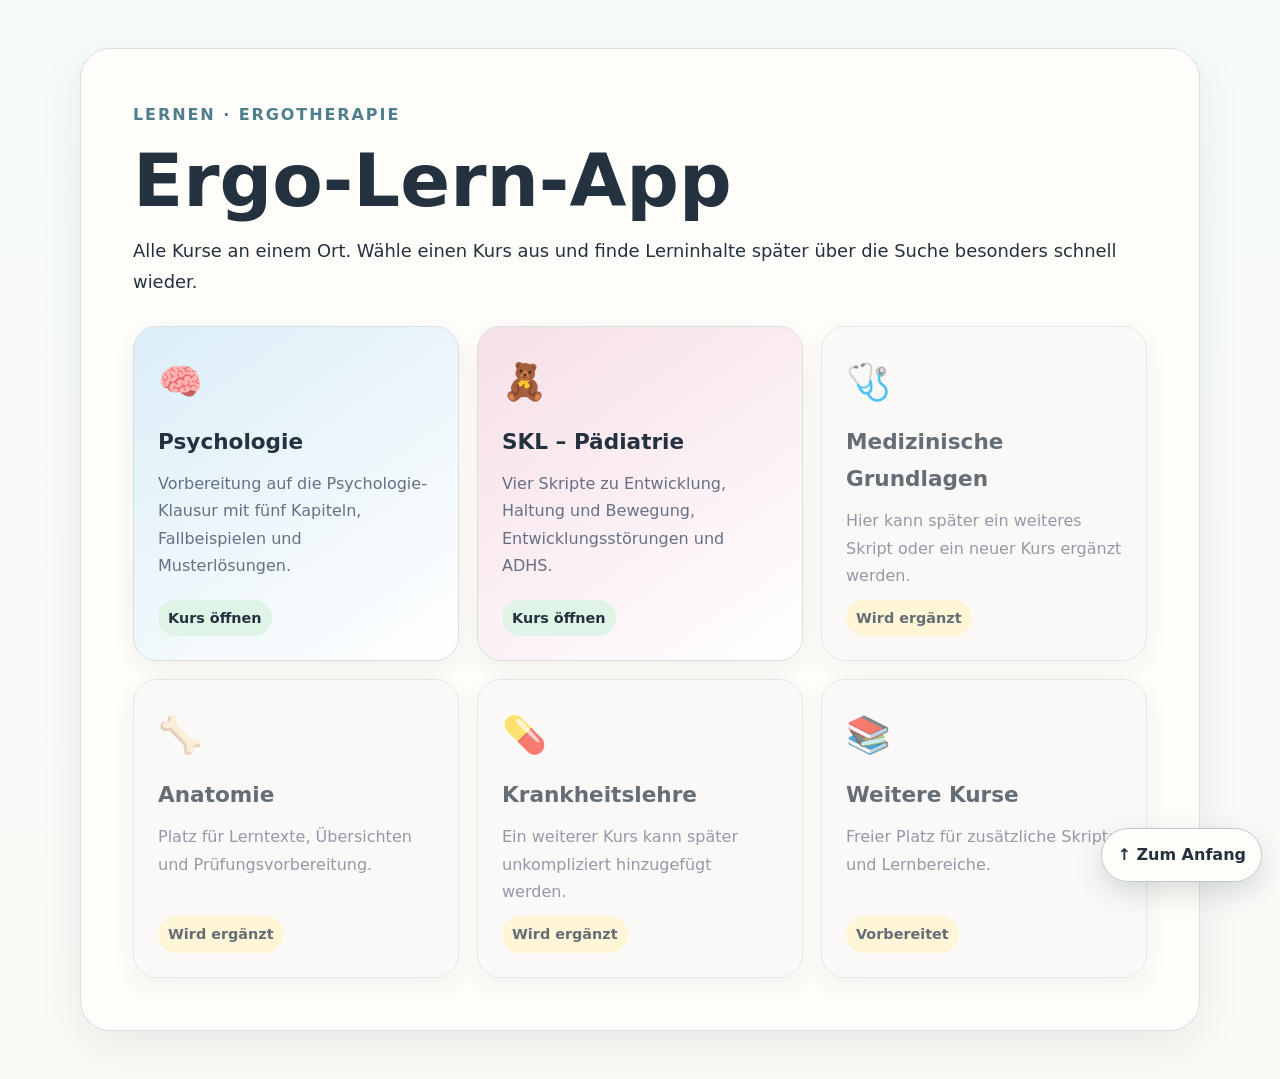
<file: index.html>
<!doctype html>
<html lang="de">
<head>
<meta charset="utf-8"><meta name="viewport" content="width=device-width,initial-scale=1">
<title>Moritz · Psychologie lernen</title>
<style>
:root{--ink:#24313f;--muted:#667085;--paper:#fffdf9;--blue:#dceef8;--mint:#dff3e7;--peach:#fde8d7;--lilac:#eee5fa;--yellow:#fff3c9;--rose:#f8e1e8;--line:#d9dee5;--accent:#4f7f8f}*{box-sizing:border-box}html{scroll-behavior:smooth}body{margin:0;font-family:Inter,ui-sans-serif,system-ui,-apple-system,BlinkMacSystemFont,"Segoe UI",sans-serif;background:linear-gradient(180deg,#f7fbfc,#fbfaf6);color:var(--ink);line-height:1.72}.shell{max-width:1040px;margin:auto;padding:24px}.hero,.chapter{background:var(--paper);border:1px solid var(--line);border-radius:28px;box-shadow:0 14px 45px rgba(43,64,80,.08)}.hero{padding:40px}.chapter{padding:clamp(22px,4vw,42px)}h1{font-size:clamp(2.3rem,6vw,4.6rem);line-height:1.02;margin:.2em 0}h2{font-size:clamp(1.9rem,4vw,3rem);line-height:1.15;margin:.1em 0 .7em;position:relative;padding:18px 22px;border:2px solid #c8dde5;border-radius:20px;background:linear-gradient(135deg,var(--blue),#fff)}h2:before{content:"";position:absolute;left:18px;right:18px;bottom:-7px;height:7px;border-radius:0 0 10px 10px;background:var(--mint)}h3{font-size:1.4rem;margin-top:2em;padding:12px 16px;border-left:6px solid var(--accent);border-radius:12px;background:var(--lilac)}h4{display:inline-block;margin:0 0 .35em;padding:5px 10px;border-radius:10px;background:var(--peach)}.eyebrow{letter-spacing:.12em;text-transform:uppercase;font-weight:800;color:var(--accent)}.lead,.intro{font-size:1.12rem}.nav,.page-switcher{display:flex;gap:10px;flex-wrap:wrap}.nav{margin-top:24px}.page-switcher{margin:24px 0;padding:14px;border:1px solid var(--line);border-radius:18px;background:var(--paper)}.nav a,.page-switcher a{padding:10px 15px;border-radius:999px;background:var(--blue);color:var(--ink);text-decoration:none;font-weight:750}.page-switcher a{background:var(--mint)}main{display:grid;gap:28px}.callout{border-left:7px solid var(--accent);padding:18px 20px;border-radius:16px;margin:22px 0}.blue{background:var(--blue)}.mint{background:var(--mint)}.peach{background:var(--peach)}.lilac{background:var(--lilac)}.yellow{background:var(--yellow)}.rose{background:var(--rose)}.grid{display:grid;grid-template-columns:repeat(2,minmax(0,1fr));gap:16px}.card{border:1px solid var(--line);border-radius:18px;padding:18px;background:#fff}.table-wrap{overflow-x:auto}.compare{width:100%;border-collapse:collapse;margin:16px 0}.compare th,.compare td{border:1px solid var(--line);padding:12px;vertical-align:top}.compare th{background:var(--lilac);text-align:left}.flow{display:grid;grid-template-columns:repeat(6,1fr);gap:10px;margin:22px 0}.step{padding:14px 10px;border-radius:16px;background:var(--blue);text-align:center;font-weight:800}.case{border:2px dashed #aac0c7;border-radius:18px;padding:20px;background:#fbfdfe}.answer{margin-top:14px;padding:16px;border-radius:14px;background:var(--mint)}.summary{background:#f3f7f8;border-radius:18px;padding:20px}.book-overview{display:grid;grid-template-columns:repeat(3,minmax(0,1fr));gap:16px;margin:28px 0 10px}.part-card{display:flex;flex-direction:column;gap:7px;min-height:180px;padding:20px;border:1px solid var(--line);border-radius:20px;color:var(--ink);text-decoration:none}.part-card small{margin-top:auto;color:var(--muted)}.part-label{align-self:flex-start;padding:5px 10px;border-radius:999px;background:rgba(255,255,255,.72);font-weight:800}.part-one{background:var(--blue)}.part-two{background:var(--mint)}.part-three{background:var(--lilac)}.back-to-top{position:fixed;right:18px;bottom:18px;padding:12px 15px;border:1px solid #b8cbd2;border-radius:999px;background:rgba(255,253,249,.96);color:var(--ink);text-decoration:none;font-weight:800;box-shadow:0 10px 28px rgba(43,64,80,.18)}.footer{text-align:center;color:var(--muted);padding:35px 10px 15px}@media(max-width:760px){.flow,.grid,.book-overview{grid-template-columns:1fr}.hero{padding:26px}.shell{padding:12px}.part-card{min-height:auto}}@media print{body{background:#fff}.shell{max-width:none;padding:0}.hero,.chapter{box-shadow:none}.nav,.page-switcher,.back-to-top{display:none}.chapter{page-break-before:always;border:none}.hero{border:none}.footer{display:none}}

.search-panel{position:sticky;top:10px;z-index:40;display:flex;gap:10px;align-items:center;flex-wrap:wrap;margin:18px 0;padding:14px;border:1px solid var(--line);border-radius:18px;background:rgba(255,253,249,.96);box-shadow:0 8px 24px rgba(43,64,80,.12);backdrop-filter:blur(10px)}
.search-panel input{flex:1 1 280px;min-width:0;padding:12px 14px;border:1px solid #b8cbd2;border-radius:12px;font:inherit;color:var(--ink);background:white}
.search-panel button,.platform-link{border:0;border-radius:12px;padding:11px 13px;font:inherit;font-weight:800;color:var(--ink);background:var(--blue);cursor:pointer;text-decoration:none}
.search-panel button:disabled{opacity:.45;cursor:default}.search-count{min-width:92px;text-align:center;font-weight:800;color:var(--muted)}
mark.search-hit{background:#ffe36e;color:inherit;padding:0 .08em;border-radius:3px}mark.search-hit.current{outline:3px solid #e09a00;background:#ffd24a}
.platform-screen{min-height:100vh;padding:clamp(18px,4vw,48px);background:linear-gradient(180deg,#f7fbfc,#fbfaf6)}
.platform-inner{max-width:1120px;margin:auto}.platform-hero{background:var(--paper);border:1px solid var(--line);border-radius:30px;padding:clamp(26px,5vw,52px);box-shadow:0 14px 45px rgba(43,64,80,.09)}
.course-grid{display:grid;grid-template-columns:repeat(3,minmax(0,1fr));gap:18px;margin-top:28px}.course-tile{display:flex;flex-direction:column;gap:10px;min-height:210px;padding:24px;border:1px solid var(--line);border-radius:24px;background:white;text-align:left;color:var(--ink);font:inherit;box-shadow:0 8px 22px rgba(43,64,80,.07)}
button.course-tile{cursor:pointer}.course-tile:not(.disabled):hover{transform:translateY(-3px);box-shadow:0 14px 30px rgba(43,64,80,.13)}.course-icon{font-size:2.25rem}.course-title{font-size:1.35rem;font-weight:850}.course-description{color:var(--muted)}.course-status{margin-top:auto;align-self:flex-start;padding:6px 10px;border-radius:999px;background:var(--mint);font-weight:800;font-size:.9rem}.course-tile.disabled{opacity:.7;background:#f8f8f7}.course-tile.disabled .course-status{background:var(--yellow)}
.course-psychology{background:linear-gradient(145deg,var(--blue),#fff)}.course-paediatrics{background:linear-gradient(145deg,#f7dfe8,#fff);color:inherit;text-decoration:none}.course-medical{background:linear-gradient(145deg,var(--mint),#fff)}.course-anatomy{background:linear-gradient(145deg,var(--peach),#fff)}.course-disease{background:linear-gradient(145deg,var(--lilac),#fff)}.course-more{background:linear-gradient(145deg,var(--yellow),#fff)}
.course-shell-hidden{display:none!important}.platform-hidden{display:none!important}
@media(max-width:820px){.course-grid{grid-template-columns:repeat(2,minmax(0,1fr))}}@media(max-width:560px){.course-grid{grid-template-columns:1fr}.search-panel{top:4px}.search-panel input{flex-basis:100%}.course-tile{min-height:170px}}
@media print{.search-panel,.platform-screen{display:none!important}.course-shell-hidden{display:block!important}}

</style>
</head>
<body id="seitenanfang">
<div class="platform-screen" id="lernplattform">
  <div class="platform-inner">
    <section class="platform-hero">
      <div class="eyebrow">Lernen · Ergotherapie</div>
      <h1>Ergo-Lern-App</h1>
      <p class="lead">Alle Kurse an einem Ort. Wähle einen Kurs aus und finde Lerninhalte später über die Suche besonders schnell wieder.</p>
      <div class="course-grid" aria-label="Kursübersicht">
        <button class="course-tile course-psychology" id="open-psychology" type="button"><span class="course-icon">🧠</span><span class="course-title">Psychologie</span><span class="course-description">Vorbereitung auf die Psychologie-Klausur mit fünf Kapiteln, Fallbeispielen und Musterlösungen.</span><span class="course-status">Kurs öffnen</span></button>
        <a class="course-tile course-paediatrics" href="paediatrie-1.html"><span class="course-icon">🧸</span><span class="course-title">SKL – Pädiatrie</span><span class="course-description">Vier Skripte zu Entwicklung, Haltung und Bewegung, Entwicklungsstörungen und ADHS.</span><span class="course-status">Kurs öffnen</span></a>
        <div class="course-tile course-medical disabled"><span class="course-icon">🩺</span><span class="course-title">Medizinische Grundlagen</span><span class="course-description">Hier kann später ein weiteres Skript oder ein neuer Kurs ergänzt werden.</span><span class="course-status">Wird ergänzt</span></div>
        <div class="course-tile course-anatomy disabled"><span class="course-icon">🦴</span><span class="course-title">Anatomie</span><span class="course-description">Platz für Lerntexte, Übersichten und Prüfungsvorbereitung.</span><span class="course-status">Wird ergänzt</span></div>
        <div class="course-tile course-disease disabled"><span class="course-icon">💊</span><span class="course-title">Krankheitslehre</span><span class="course-description">Ein weiterer Kurs kann später unkompliziert hinzugefügt werden.</span><span class="course-status">Wird ergänzt</span></div>
        <div class="course-tile course-more disabled"><span class="course-icon">📚</span><span class="course-title">Weitere Kurse</span><span class="course-description">Freier Platz für zusätzliche Skripte und Lernbereiche.</span><span class="course-status">Vorbereitet</span></div>
      </div>
    </section>
  </div>
</div>
<div class="shell">
<header class="hero"><div class="eyebrow">Psychologie · Ergotherapie</div><h1>Moritz’ digitales Lehrbuch</h1><p class="lead">Fünf klausurrelevante Themen in drei Teilen: verständlich erklärt, mit Ergotherapie-Bezug, Fallbeispielen, Musterlösungen und Klausurtipps.</p>
<div class="book-overview"><a class="part-card part-one" href="#wahrnehmung"><span class="part-label">Teil 1</span><strong>Kapitel 1 · Wahrnehmung</strong><strong>Kapitel 2 · Motivation und Volition</strong><small>Auf dieser Seite</small></a><a class="part-card part-two" href="teil2.html"><span class="part-label">Teil 2</span><strong>Kapitel 3 · Entwicklungspsychologie</strong><strong>Kapitel 4 · Gedächtnis und Emotion</strong><small>Zur zweiten Seite</small></a><a class="part-card part-three" href="teil3.html"><span class="part-label">Teil 3</span><strong>Kapitel 5 · Kommunikation</strong><small>Zur dritten Seite</small></a></div>
<div class="nav"><a href="#wahrnehmung">Kapitel 1</a><a href="#motivation">Kapitel 2</a><a href="#klausurtraining">Klausurtraining</a></div></header>
<nav class="page-switcher"><a href="index.html">Start & Teil 1</a><a href="teil2.html">Teil 2 · Kapitel 3–4</a><a href="teil3.html">Teil 3 · Kapitel 5</a></nav>

<div class="search-panel" role="search" aria-label="Kurs durchsuchen">
  <a class="platform-link" href="index.html" data-platform-link>🏠 Lernplattform</a>
  <input class="course-search" type="search" placeholder="Kapitel oder Begriff suchen …" aria-label="Kapitel oder Begriff suchen">
  <button class="search-prev" type="button" title="Vorheriger Treffer">↑</button>
  <button class="search-next" type="button" title="Nächster Treffer">↓</button>
  <span class="search-count" aria-live="polite">0 Treffer</span>
</div>
<main>
<section class="chapter" id="wahrnehmung"><div class="eyebrow">Kapitel 1</div><h2>Wahrnehmung</h2><p class="intro">Wahrnehmung ist keine Kameraaufnahme. Das Gehirn wählt Reize aus, ordnet sie ein und gibt ihnen eine Bedeutung. Deshalb erleben Menschen dieselbe Situation oft unterschiedlich.</p>
<div class="callout blue"><strong>Definition:</strong> Wahrnehmung ist der Prozess, bei dem Reize aus Umwelt und Körper aufgenommen, weitergeleitet, verarbeitet und gedeutet werden. Das Ergebnis ist ein subjektives Bild der Wirklichkeit.</div>
<h3>1.1 Ablauf: Reiz – Verarbeitung – Reaktion</h3><div class="flow"><div class="step">1. Reiz</div><div class="step">2. Sinnesorgan</div><div class="step">3. Weiterleitung</div><div class="step">4. Verarbeitung</div><div class="step">5. Deutung</div><div class="step">6. Reaktion</div></div><p>Beispiel: Eine heiße Tasse reizt Wärme- und Schmerzrezeptoren. Nerven leiten Signale zum Gehirn. Dort werden sie als „zu heiß“ gedeutet. Die Hand wird zurückgezogen.</p>
<h3>1.2 Arten der Wahrnehmung</h3><div class="grid"><div class="card"><h4>Exterozeptiv</h4><p>Reize aus der Umwelt: Sehen, Hören, Riechen, Schmecken und Tasten.</p></div><div class="card"><h4>Interozeptiv</h4><p>Reize aus dem Körperinneren, etwa Hunger, Durst, Herzklopfen oder Harndrang.</p></div><div class="card"><h4>Propriozeptiv</h4><p>Informationen aus Muskeln, Sehnen und Gelenken. Sie helfen, Stellung, Kraft und Bewegung des Körpers zu spüren.</p></div><div class="card"><h4>Vestibulär</h4><p>Der Gleichgewichtssinn im Innenohr meldet Lage, Beschleunigung und Bewegung des Kopfes.</p></div></div>
<div class="callout mint"><strong>Ergotherapie-Bezug:</strong> Propriozeption unterstützt dosierte Kraft und sichere Bewegungen. Das vestibuläre System ist wichtig für Gleichgewicht, Haltung und Orientierung. Störungen können Anziehen, Schreiben, Treppensteigen oder Spielen erschweren.</div>
<h3>1.3 Warum Wahrnehmung subjektiv ist</h3><div class="grid"><div class="card"><h4>Erfahrung</h4><p>Frühere Erlebnisse prägen Deutungen.</p></div><div class="card"><h4>Erwartung</h4><p>Wir achten stärker auf das, womit wir rechnen.</p></div><div class="card"><h4>Aufmerksamkeit</h4><p>Sie wirkt wie ein Scheinwerfer.</p></div><div class="card"><h4>Bedürfnisse und Motivation</h4><p>Zielrelevante Reize fallen schneller auf.</p></div><div class="card"><h4>Emotionen</h4><p>Angst lässt Mehrdeutiges eher bedrohlich wirken.</p></div><div class="card"><h4>Kultur und Körperzustand</h4><p>Prägung, Schmerzen, Müdigkeit oder Stress verändern die Verarbeitung.</p></div></div>
<h3>1.4 Typische Wahrnehmungsfehler</h3><div class="table-wrap"><table class="compare"><tr><th>Effekt</th><th>Einfach erklärt</th><th>Beispiel</th></tr><tr><td>Selektive Wahrnehmung</td><td>Nur ein Teil der Reize wird beachtet.</td><td>Bei einer Aufgabe werden Nebengeräusche ausgeblendet.</td></tr><tr><td>Halo-Effekt</td><td>Ein auffälliges Merkmal überstrahlt die Gesamtbeurteilung.</td><td>Eine freundliche Person wird vorschnell auch für besonders zuverlässig gehalten.</td></tr><tr><td>Primacy-Effekt</td><td>Der erste Eindruck wirkt besonders stark.</td><td>Ein schlechter Therapiebeginn prägt die spätere Bewertung.</td></tr><tr><td>Recency-Effekt</td><td>Die zuletzt erhaltene Information bleibt besonders präsent.</td><td>Ein Fehler am Ende überlagert viele vorherige Erfolge.</td></tr></table></div><div class="callout yellow"><strong>Klausurtipp:</strong> Diese Effekte sind eine Vertiefung. Der Kern bleibt: Wahrnehmung ist Auswahl und Deutung von Reizen.</div>
<h3>1.5 Fallbeispiel</h3><div class="case"><strong>Fall:</strong> Ein Patient nach Schlaganfall stößt beim Anziehen mit dem linken Arm an den Türrahmen und bemerkt das Problem kaum.<div class="answer"><strong>Musterlösung:</strong> 1. Auffällig ist die geringe Beachtung der linken Körper- oder Raumseite. 2. Das spricht für eine Störung der Wahrnehmungsverarbeitung, möglicherweise einen Neglect. 3. Reize werden links nicht ausreichend beachtet oder gedeutet. 4. Deshalb bezieht der Patient den linken Arm beim Anziehen zu wenig ein. 5. Ergotherapeutisch helfen gezielte Suchbewegungen, Markierungen, Rückmeldungen und eine strukturierte Ausrichtung zur linken Seite.</div></div>
<div class="summary"><strong>Das musst du können:</strong> Definition, Ablauf, Subjektivität, vier Wahrnehmungsarten, Einflussfaktoren, Wahrnehmungsfehler und ergotherapeutische Konsequenzen.</div></section>
<section class="chapter" id="motivation"><div class="eyebrow">Kapitel 2</div><h2>Motivation und Volition</h2><p class="intro">Motivation erklärt, warum eine Handlung begonnen wird. Volition erklärt, wie ein Ziel trotz Schwierigkeiten weiterverfolgt wird.</p>
<h3>2.1 Motiv, Motivation und Volition</h3><div class="table-wrap"><table class="compare"><tr><th>Begriff</th><th>Bedeutung</th><th>Durchgehendes Beispiel</th></tr><tr><td>Motiv</td><td>Relativ stabiler Beweggrund.</td><td>Selbstständig sein.</td></tr><tr><td>Motivation</td><td>Aktuelle Handlungsbereitschaft.</td><td>Heute üben, um wieder kochen zu können.</td></tr><tr><td>Volition</td><td>Willentliche Umsetzung trotz Hindernissen.</td><td>Weiterüben, obwohl Fortschritte langsam sind.</td></tr></table></div><div class="callout peach"><strong>Merksatz:</strong> Motivation bringt dich zum Start. Volition hält dich auf dem Weg.</div>
<h3>2.2 Maslow</h3><div class="grid"><div class="card"><h4>1. Physiologische Bedürfnisse</h4><p>Essen, Trinken, Schlaf, Schmerzfreiheit.</p></div><div class="card"><h4>2. Sicherheit</h4><p>Schutz, Stabilität, Orientierung.</p></div><div class="card"><h4>3. Soziale Bedürfnisse</h4><p>Zugehörigkeit und Beziehung.</p></div><div class="card"><h4>4. Wertschätzung</h4><p>Anerkennung und Kompetenz.</p></div><div class="card"><h4>5. Selbstverwirklichung</h4><p>Eigene Fähigkeiten und Ziele entfalten.</p></div></div><div class="callout yellow"><strong>Wichtig:</strong> Die Pyramide ist eine Orientierung, kein starres Gesetz. Menschen verfolgen auch höhere Ziele, obwohl Grundbedürfnisse nicht vollständig erfüllt sind.</div>
<h3>2.3 McClelland</h3><div class="grid"><div class="card"><h4>Leistung</h4><p>Etwas gut schaffen und Fortschritt erleben.</p></div><div class="card"><h4>Macht/Einfluss</h4><p>Mitentscheiden und Verantwortung übernehmen.</p></div><div class="card"><h4>Anschluss</h4><p>Zugehörigkeit und Beziehung erleben.</p></div></div>
<h3>2.4 Porter und Lawler</h3><p>Ob sich jemand anstrengt, hängt vom <strong>Wert der erwarteten Belohnung</strong> und von der <strong>Erwartung ab, dass Anstrengung zu Leistung führt</strong>. Die tatsächliche Leistung entsteht aber nicht nur durch Motivation.</p><div class="grid"><div class="card"><h4>Vor der Leistung</h4><p>Wert der Belohnung, Erwartung, Anstrengung.</p></div><div class="card"><h4>Leistungsbedingungen</h4><p>Fähigkeiten, persönliche Eigenschaften und Rollenverständnis.</p></div><div class="card"><h4>Nach der Leistung</h4><p>Innere Belohnungen wie Stolz und äußere Belohnungen wie Lob.</p></div><div class="card"><h4>Zufriedenheit</h4><p>Sie entsteht, wenn die Belohnung als angemessen und gerecht erlebt wird.</p></div></div><div class="callout blue"><strong>Kernaussage:</strong> Leistung entsteht nicht nur durch Motivation. Auch Können und Klarheit über die Aufgabe sind entscheidend.</div>
<h3>2.5 Barbuto: fünf Quellen der Motivation</h3><div class="table-wrap"><table class="compare"><tr><th>Quelle</th><th>Einfach erklärt</th><th>Ergotherapie-Beispiel</th></tr><tr><td>Intrinsische Prozessmotivation</td><td>Die Tätigkeit selbst macht Freude.</td><td>Ein Kind übt Feinmotorik gern beim Basteln.</td></tr><tr><td>Instrumentelle Motivation</td><td>Die Handlung dient einem äußeren Ergebnis.</td><td>Ein Patient übt, um schneller entlassen zu werden.</td></tr><tr><td>Externes Selbstkonzept</td><td>Die Person möchte Anerkennung erhalten oder Erwartungen erfüllen.</td><td>Sie übt, weil die Familie stolz sein soll.</td></tr><tr><td>Internes Selbstkonzept</td><td>Die Handlung passt zum eigenen Bild von sich selbst.</td><td>„Ich bin jemand, der nicht aufgibt.“</td></tr><tr><td>Internalisierung von Zielen</td><td>Die Handlung entspricht eigenen Werten.</td><td>Selbstständigkeit ist ein persönlicher Wert.</td></tr></table></div>
<h3>2.6 PSI-Theorie nach Julius Kuhl</h3><p>PSI bedeutet Persönlichkeits-System-Interaktionen. Vier psychische Systeme arbeiten zusammen:</p><div class="grid"><div class="card"><h4>Intentionsgedächtnis</h4><p><strong>Einfach:</strong> planen. Ziele und noch nicht ausgeführte Absichten bewusst festhalten.</p></div><div class="card"><h4>Intuitive Verhaltenssteuerung</h4><p><strong>Einfach:</strong> handeln. Routinen flüssig und passend ausführen.</p></div><div class="card"><h4>Extensionsgedächtnis</h4><p><strong>Einfach:</strong> ganzheitlich fühlen. Erfahrungen, Werte und Bedürfnisse miteinander verbinden.</p></div><div class="card"><h4>Objekterkennungssystem</h4><p><strong>Einfach:</strong> Fehler und Einzelheiten erkennen. Abweichungen genau bemerken.</p></div></div><div class="callout mint"><strong>Selbststeuerung:</strong> Je nach Situation zwischen Planen, Handeln, ganzheitlichem Selbstzugang und genauer Fehlerwahrnehmung wechseln können.</div>
<h3>2.7 Fallbeispiel</h3><div class="case"><strong>Fall:</strong> Eine Patientin lässt Übungen aus, weil sie glaubt, diese würden nichts bringen.<div class="answer"><strong>Musterlösung:</strong> 1. Auffällig ist die geringe Erwartung, dass Anstrengung zu einem nützlichen Ergebnis führt. 2. Das passt zu Porter und Lawler. 3. Motivation hängt dort vom Wert des Ziels und der erwarteten Wirksamkeit der Anstrengung ab. 4. Die Patientin erkennt den Zusammenhang zwischen Übung und Alltagserfolg nicht. 5. Die Therapeutin sollte ein bedeutsames Ziel vereinbaren, den Nutzen erklären, die Schwierigkeit anpassen und kleine Fortschritte sichtbar machen.</div></div><div class="summary"><strong>Das musst du können:</strong> Motiv, Motivation und Volition unterscheiden; Maslow, McClelland, Porter und Lawler, Barbuto und PSI verständlich erklären und auf Fälle übertragen.</div></section>
<section class="chapter" id="klausurtraining"><div class="eyebrow">Anwendung</div><h2>Klausurtraining Teil 1</h2><h3>Frage: Warum ist Wahrnehmung subjektiv?</h3><div class="answer">Weil das Gehirn Reize auswählt und deutet. Erfahrungen, Erwartungen, Aufmerksamkeit, Bedürfnisse, Emotionen, Kultur und körperlicher Zustand beeinflussen diese Verarbeitung. Deshalb können zwei Menschen dieselbe Situation unterschiedlich erleben.</div><h3>Frage: Erklären Sie Porter und Lawler.</h3><div class="answer">Anstrengung hängt davon ab, wie wertvoll ein Ergebnis ist und wie wahrscheinlich die Person glaubt, dass Anstrengung zur Leistung führt. Leistung hängt zusätzlich von Fähigkeiten und Rollenverständnis ab. Auf Leistung folgen innere und äußere Belohnungen. Werden diese als gerecht erlebt, entsteht Zufriedenheit.</div><div class="callout lilac"><strong>Antwortschema:</strong> 1. Auffälligkeit nennen. 2. Modell nennen. 3. Modell erklären. 4. Auf den Fall beziehen. 5. Ergotherapeutische Konsequenz begründen.</div></section>
</main><div class="footer">Teil 1 · Wahrnehmung, Motivation und Volition</div></div><a class="back-to-top" href="#seitenanfang">↑ Zum Anfang</a>
<script>
(() => {
  const normalise = value => value.toLocaleLowerCase('de-DE');
  const escapeRegExp = value => value.replace(/[.*+?^${}()|[\]\\]/g,'\\$&');
  const panel = document.querySelector('.search-panel');
  const input = panel?.querySelector('.course-search');
  const prev = panel?.querySelector('.search-prev');
  const next = panel?.querySelector('.search-next');
  const count = panel?.querySelector('.search-count');
  const content = document.querySelector('main');
  let hits = [];
  let current = -1;

  function clearHits(){
    document.querySelectorAll('mark.search-hit').forEach(mark => mark.replaceWith(document.createTextNode(mark.textContent)));
    content?.normalize(); hits=[]; current=-1;
  }
  function showCurrent(index){
    hits.forEach(hit => hit.classList.remove('current'));
    if(!hits.length){count.textContent='0 Treffer';prev.disabled=true;next.disabled=true;return;}
    current=(index+hits.length)%hits.length; hits[current].classList.add('current');
    count.textContent=`${current+1} von ${hits.length}`; prev.disabled=false; next.disabled=false;
    hits[current].scrollIntoView({behavior:'smooth',block:'center'});
  }
  function search(){
    clearHits(); const term=input.value.trim();
    if(term.length<2){count.textContent=term?'Mind. 2 Zeichen':'0 Treffer';prev.disabled=true;next.disabled=true;return;}
    const regex=new RegExp(escapeRegExp(term),'gi');
    const walker=document.createTreeWalker(content,NodeFilter.SHOW_TEXT,{acceptNode(node){
      if(!node.nodeValue.trim()||node.parentElement.closest('script,style,mark,.search-panel')) return NodeFilter.FILTER_REJECT;
      return normalise(node.nodeValue).includes(normalise(term))?NodeFilter.FILTER_ACCEPT:NodeFilter.FILTER_REJECT;
    }});
    const nodes=[]; while(walker.nextNode()) nodes.push(walker.currentNode);
    nodes.forEach(node=>{
      const fragment=document.createDocumentFragment(); let last=0;
      node.nodeValue.replace(regex,(match,offset)=>{fragment.append(node.nodeValue.slice(last,offset));const mark=document.createElement('mark');mark.className='search-hit';mark.textContent=match;fragment.append(mark);last=offset+match.length;return match;});
      fragment.append(node.nodeValue.slice(last)); node.replaceWith(fragment);
    });
    hits=[...document.querySelectorAll('mark.search-hit')]; showCurrent(0);
  }
  input?.addEventListener('input',search); prev?.addEventListener('click',()=>showCurrent(current-1)); next?.addEventListener('click',()=>showCurrent(current+1));
  input?.addEventListener('keydown',event=>{if(event.key==='Enter'){event.preventDefault();showCurrent(event.shiftKey?current-1:current+1)}if(event.key==='Escape'){input.value='';search();input.blur();}});

  const platform=document.getElementById('lernplattform'); const shell=document.querySelector('.shell'); const openButton=document.getElementById('open-psychology');
  if(platform&&shell){
    shell.classList.add('course-shell-hidden');
    const openCourse=()=>{platform.classList.add('platform-hidden');shell.classList.remove('course-shell-hidden');window.scrollTo({top:0,behavior:'smooth'});};
    const openPlatform=event=>{event.preventDefault();clearHits();if(input) input.value='';shell.classList.add('course-shell-hidden');platform.classList.remove('platform-hidden');window.scrollTo({top:0,behavior:'smooth'});};
    openButton?.addEventListener('click',openCourse);
    document.querySelectorAll('[data-platform-link]').forEach(link=>link.addEventListener('click',openPlatform));
    if(location.hash&&location.hash!=='#lernplattform') openCourse();
  }
})();
</script>

</body></html>
</file>
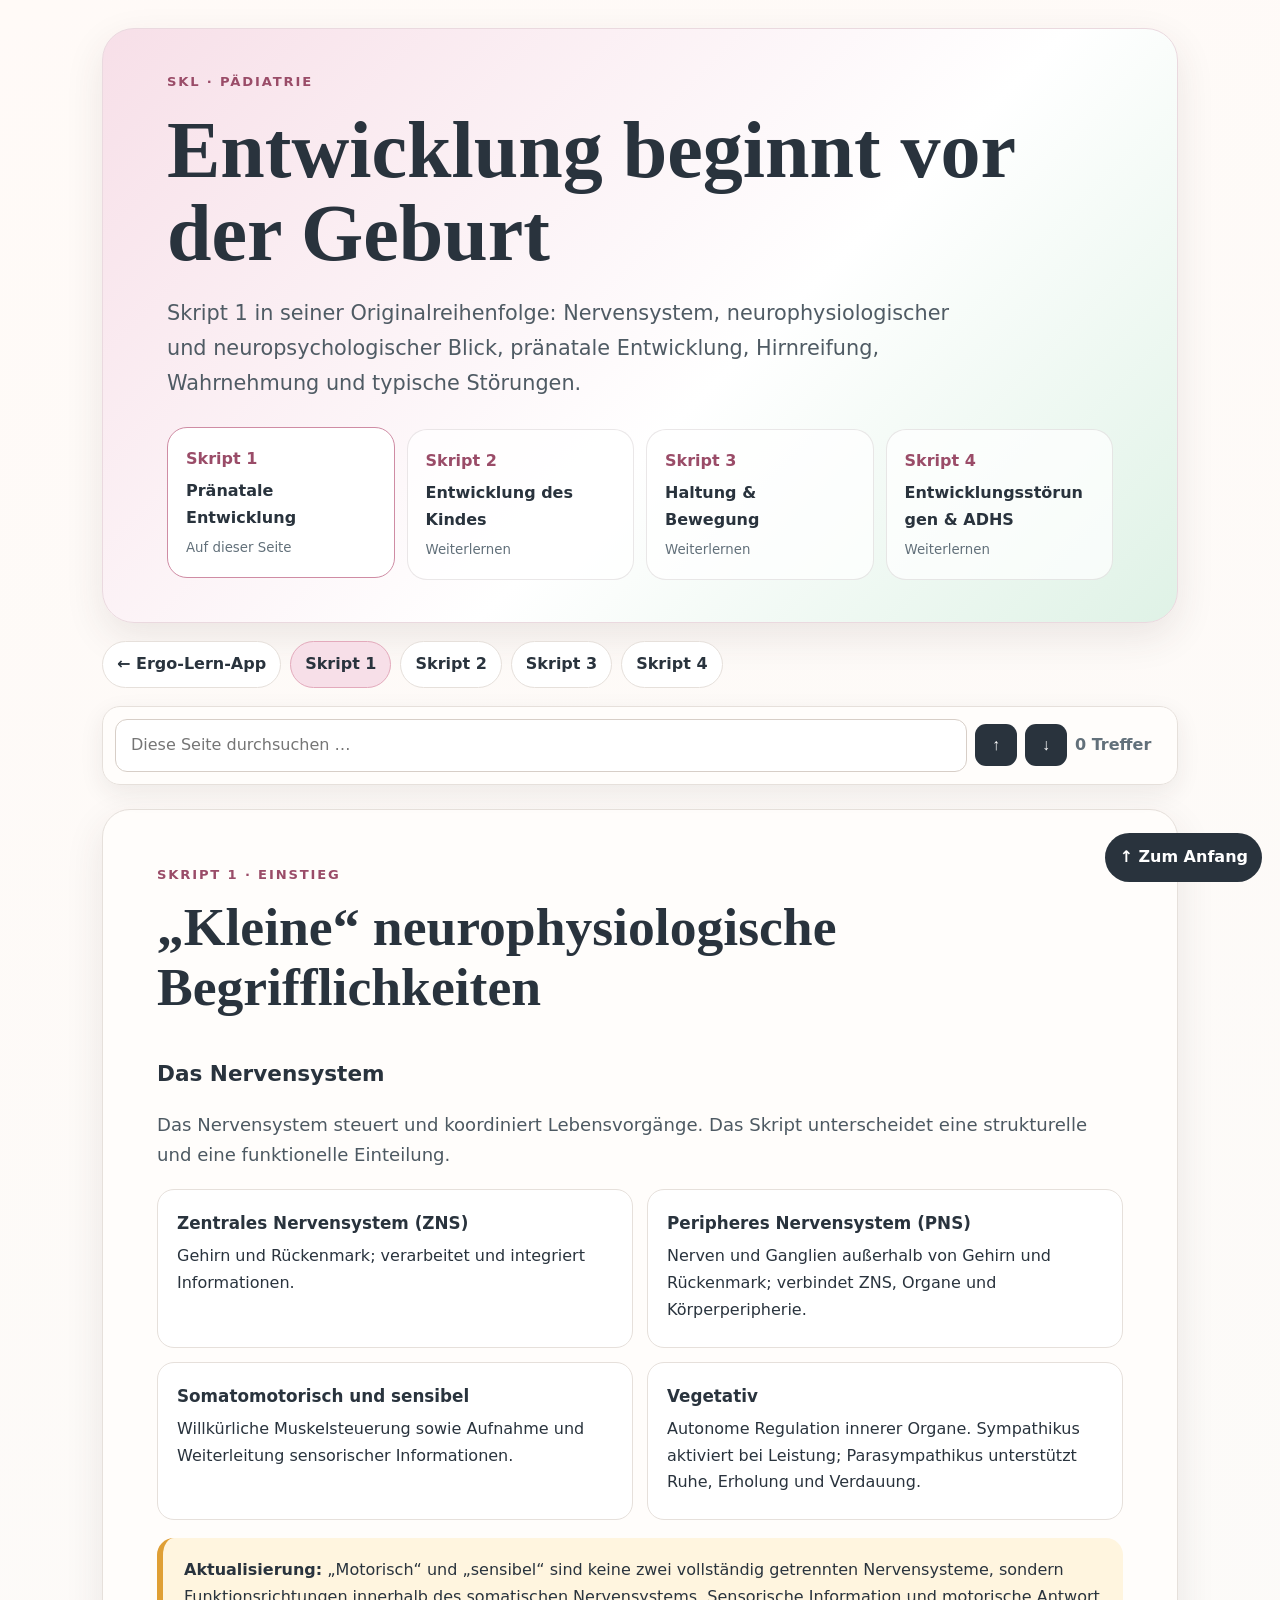
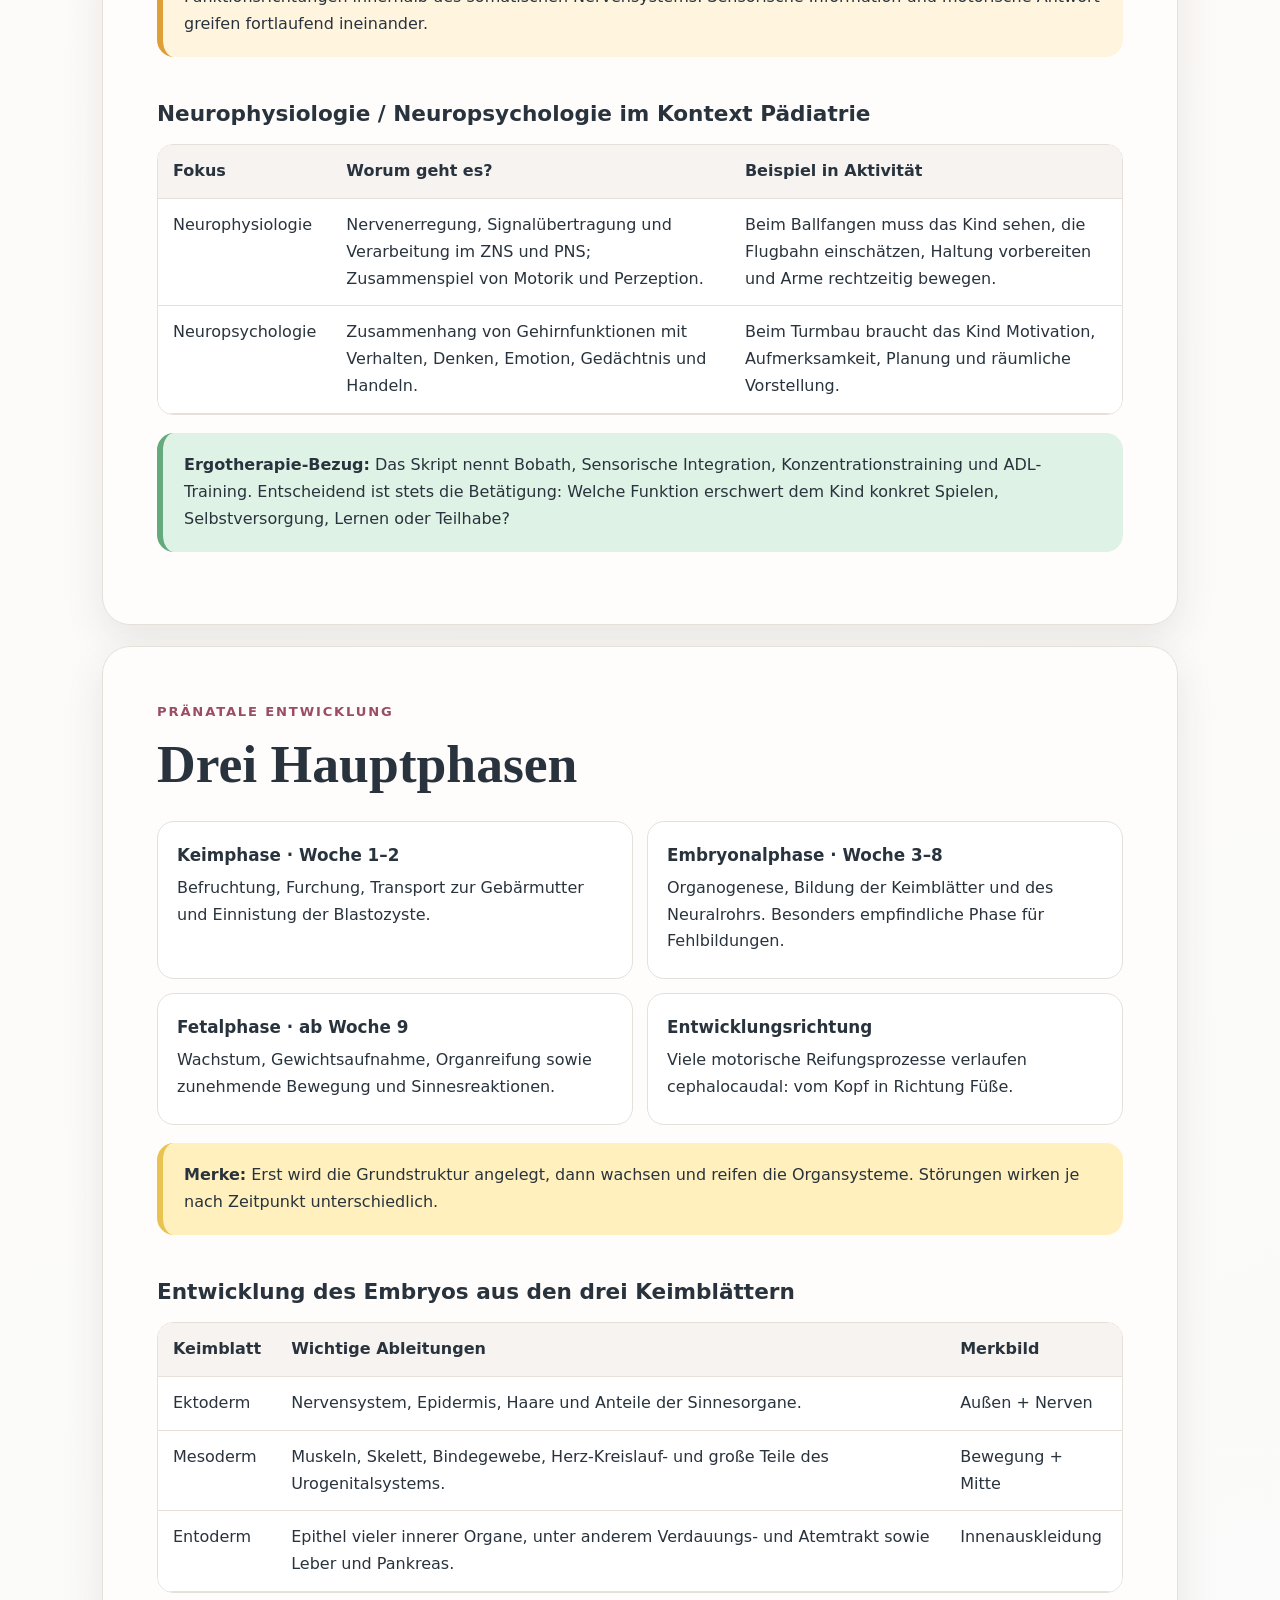
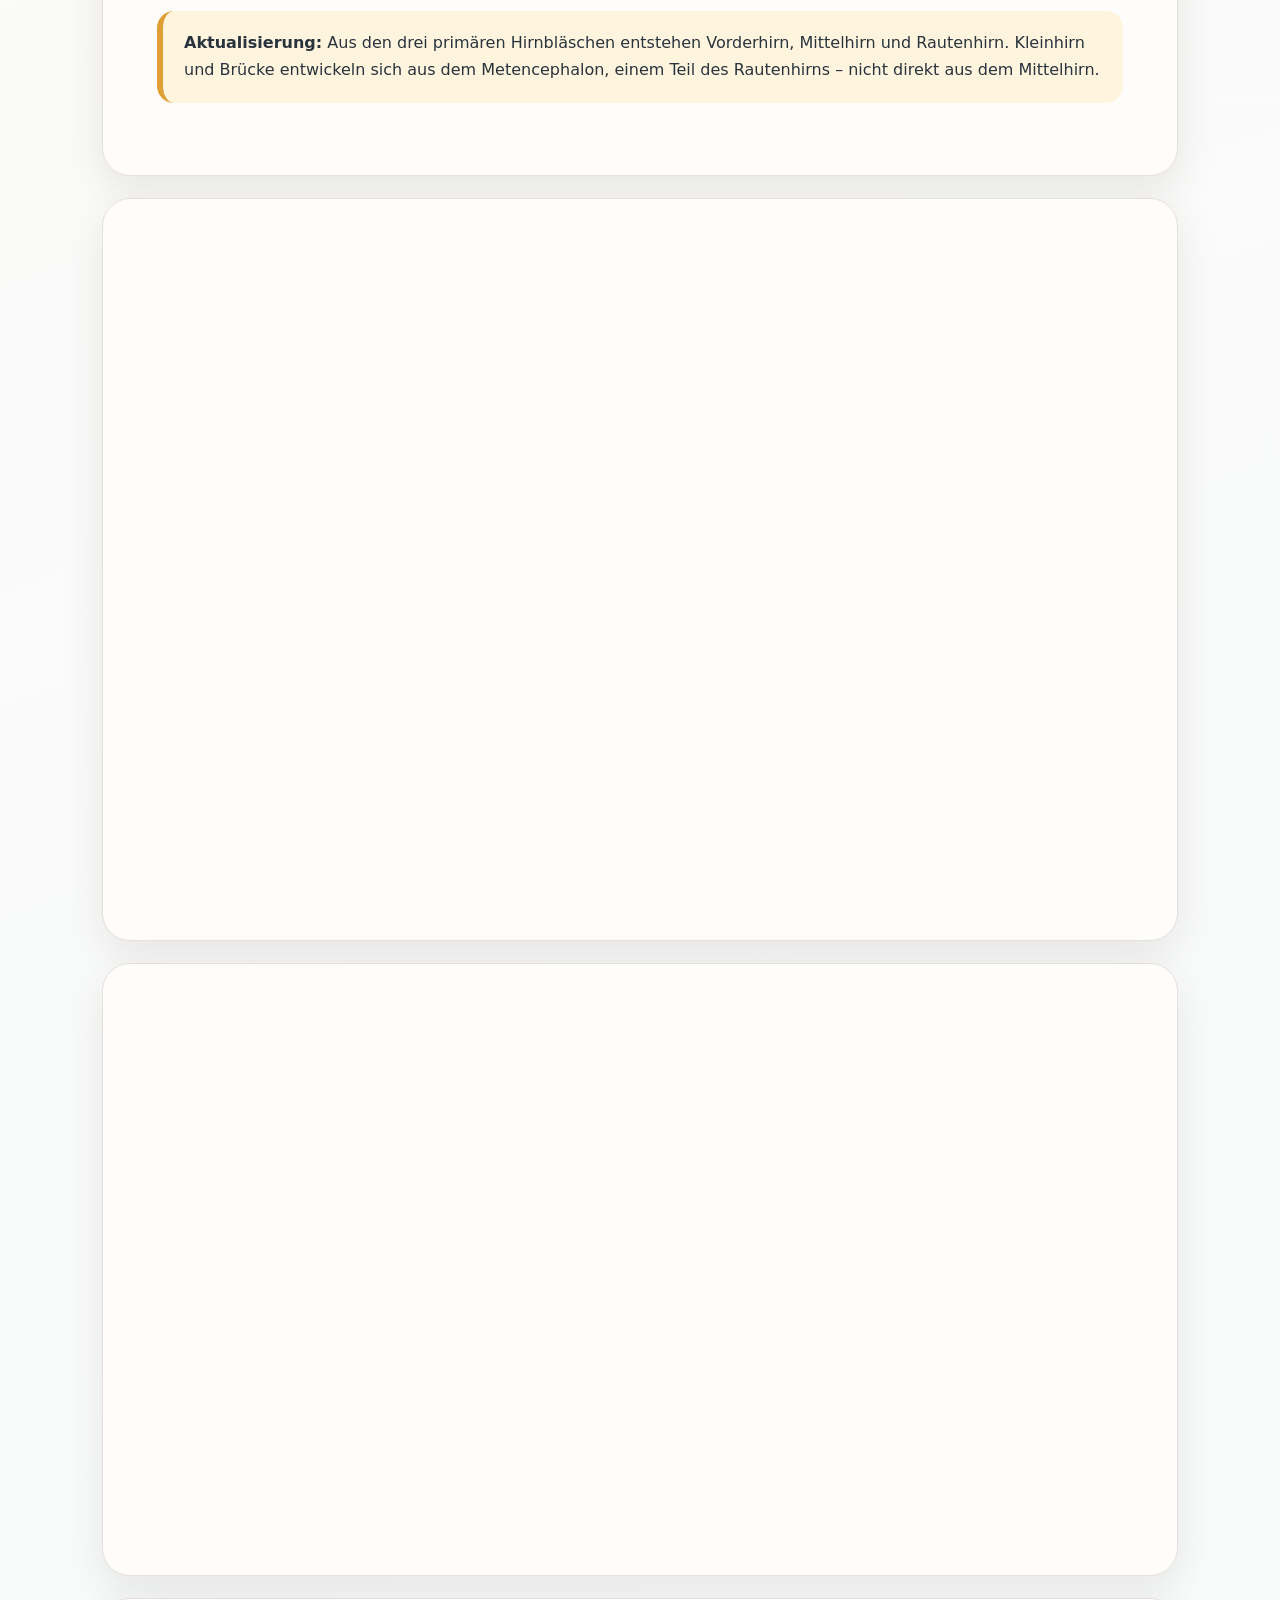
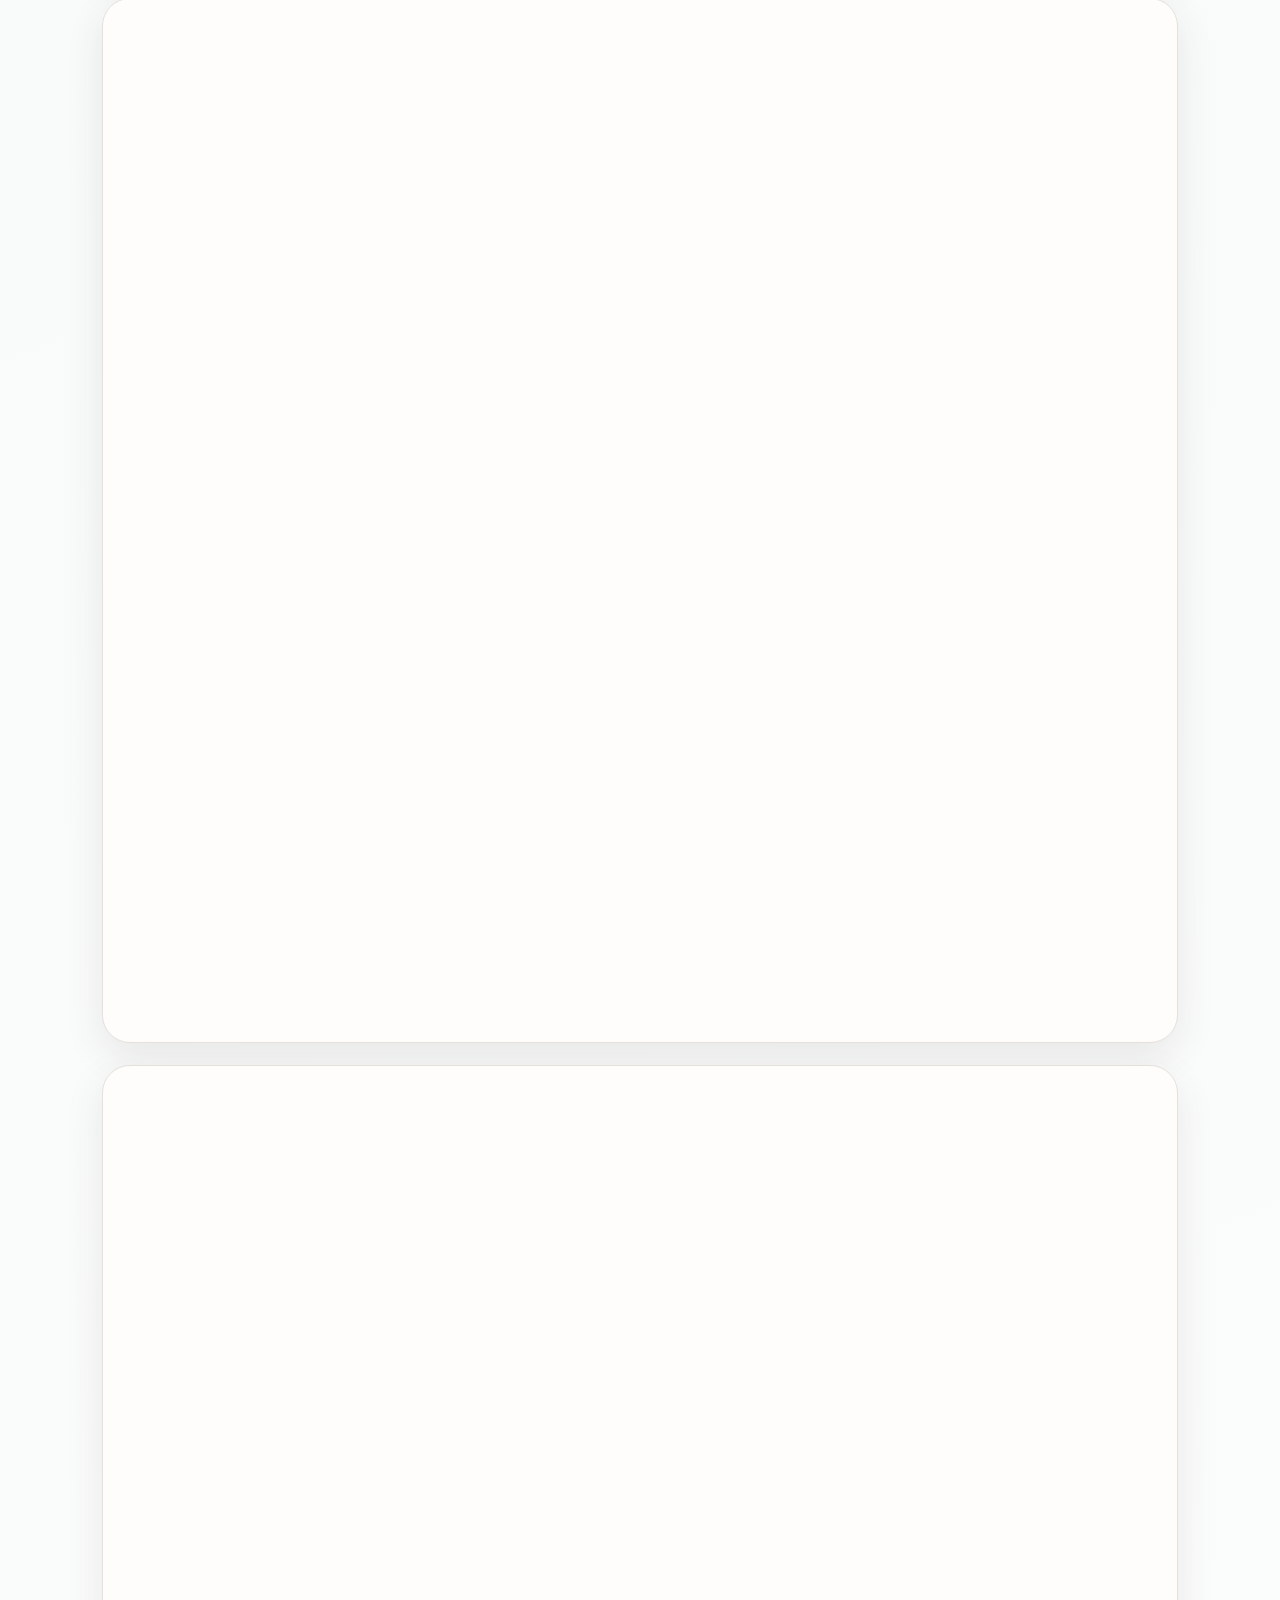
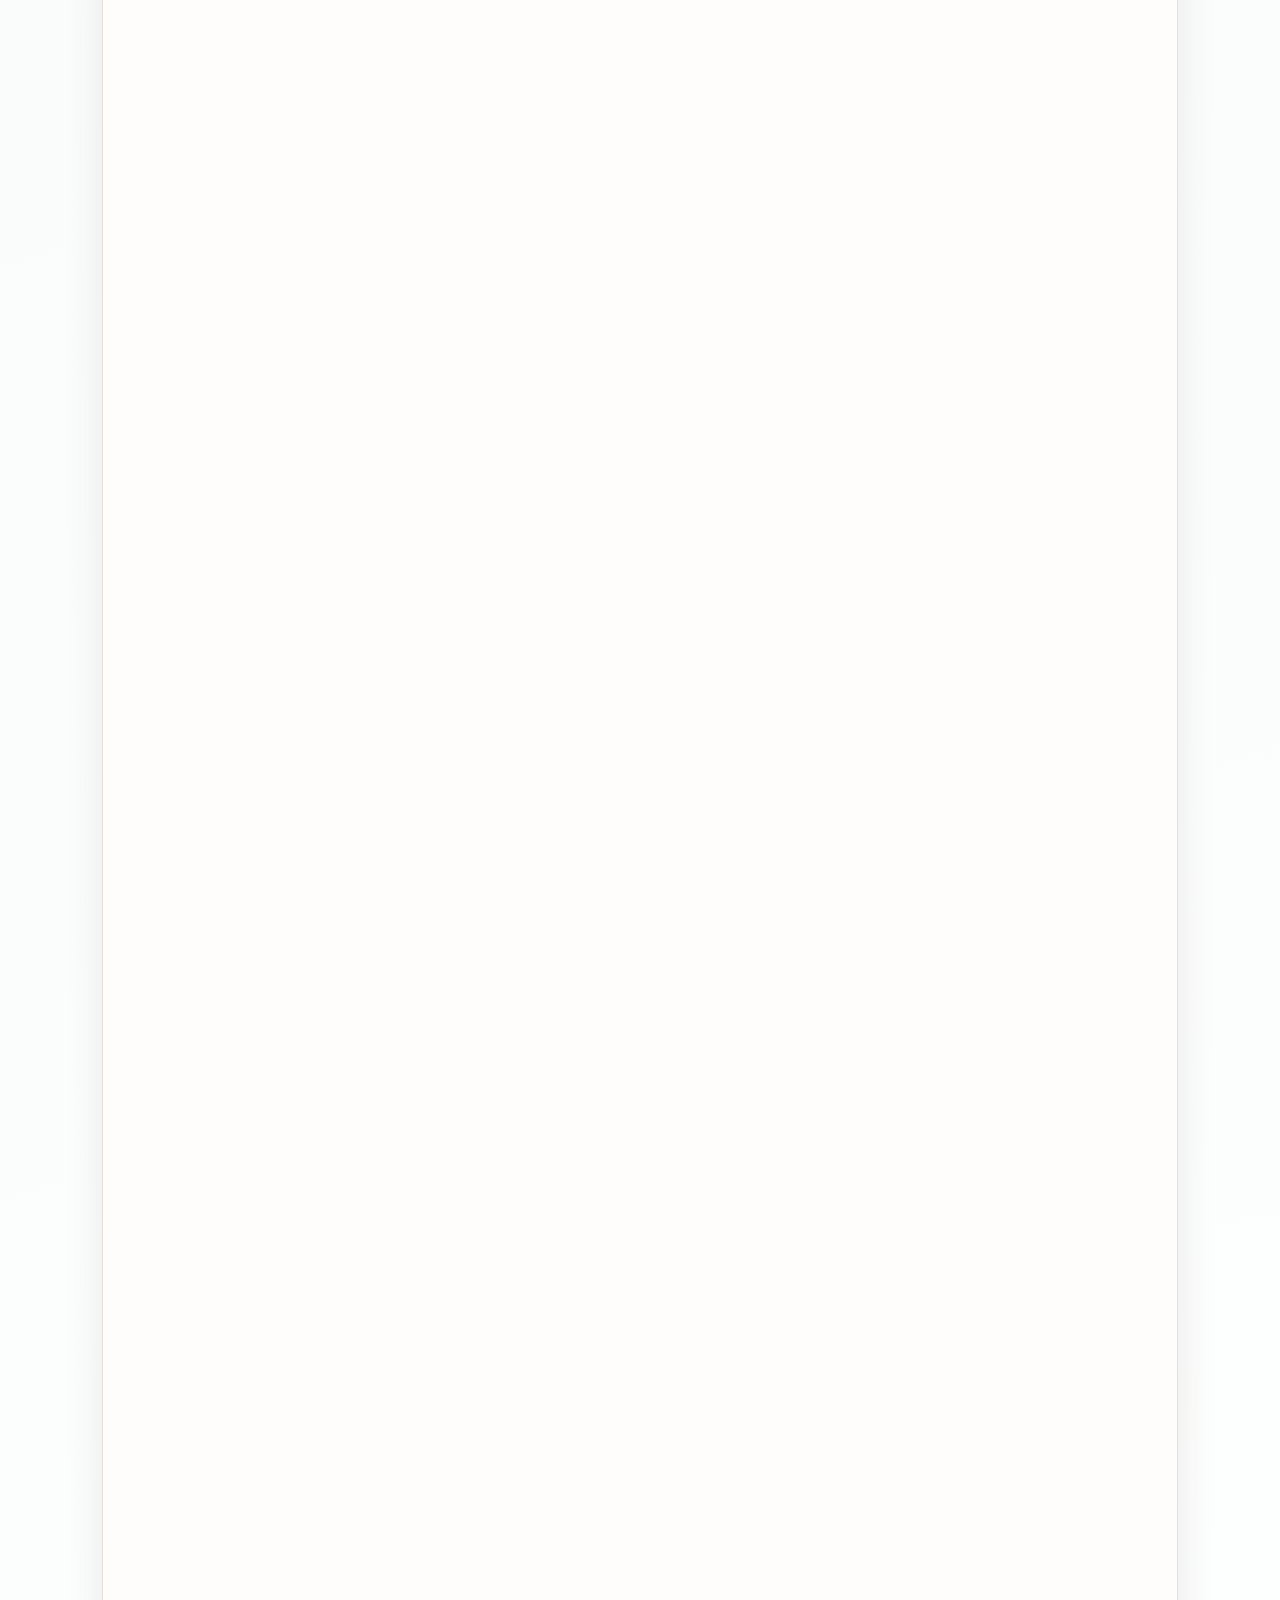
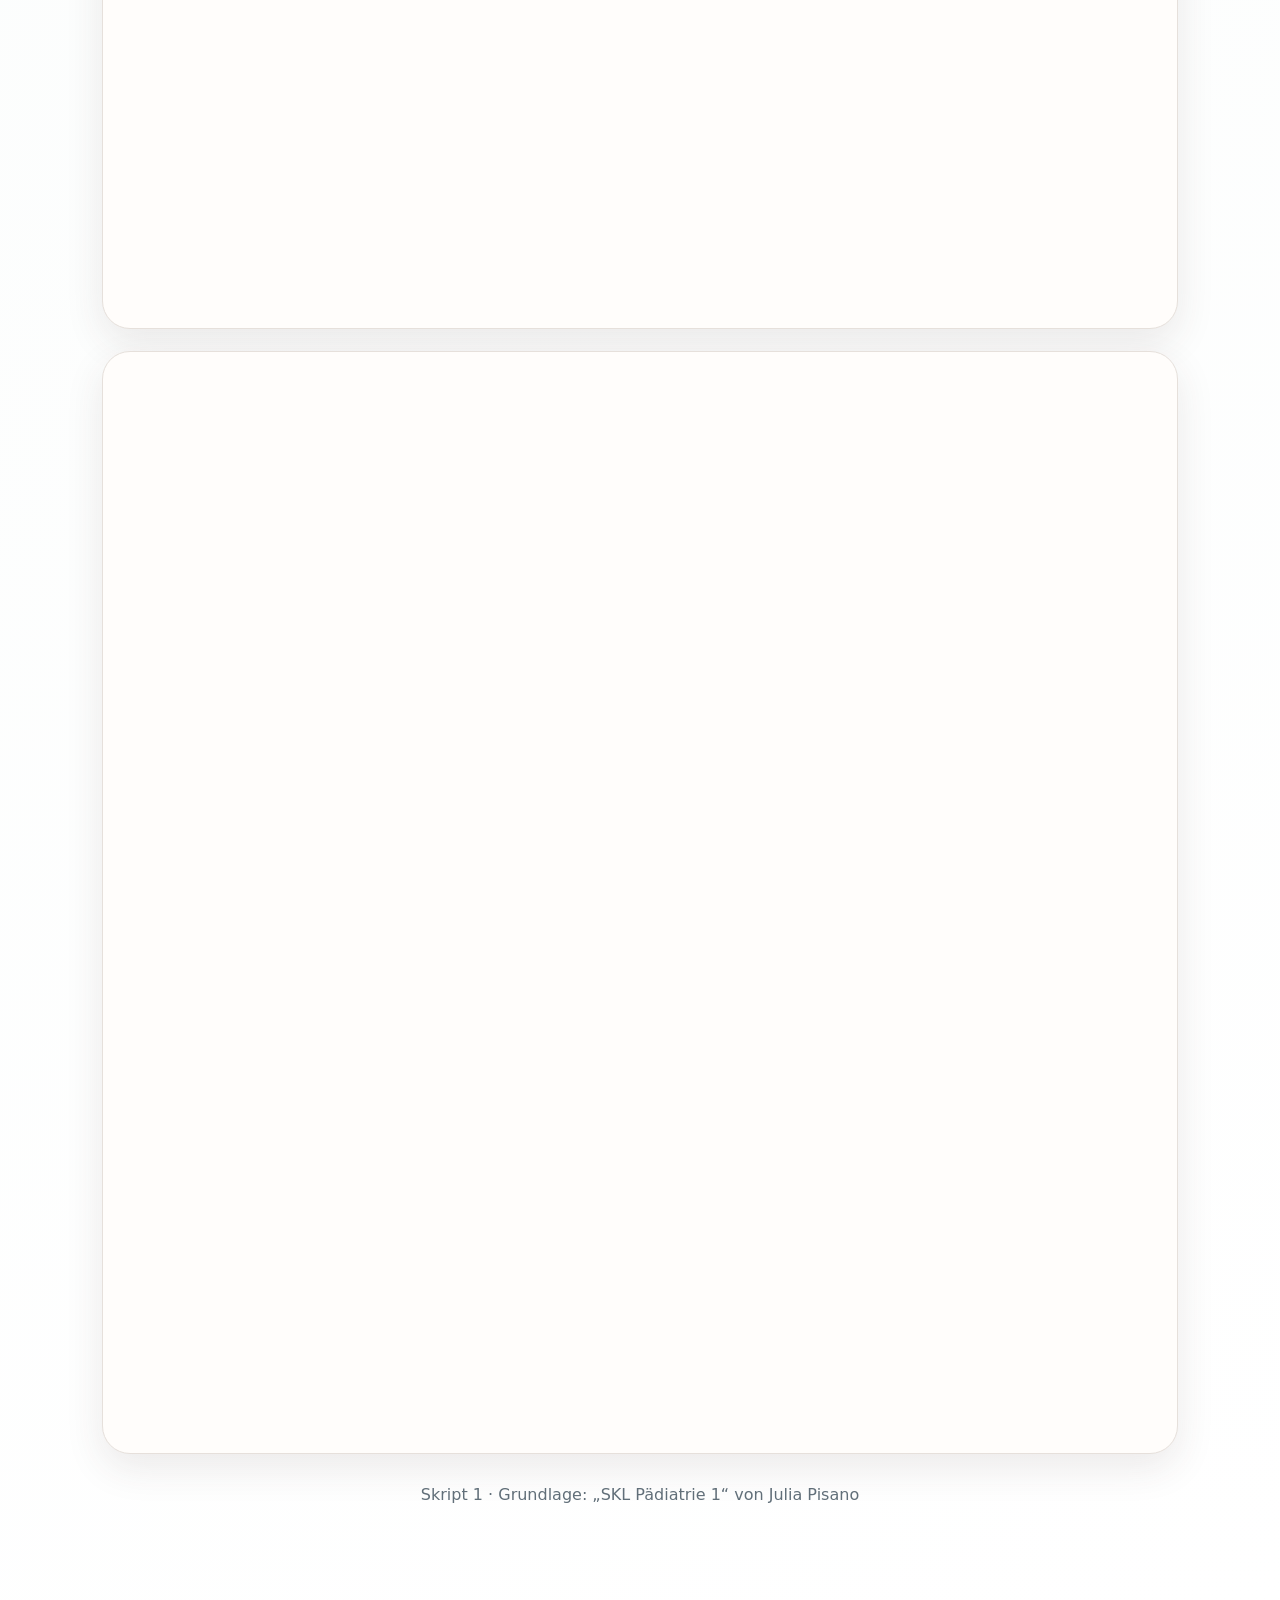
<file: paediatrie-1.html>
<!doctype html><html lang="de"><head><meta charset="utf-8"><meta name="viewport" content="width=device-width,initial-scale=1"><title>SKL – Pädiatrie · Skript 1</title><link rel="stylesheet" href="paediatrie.css"></head><body id="anfang"><div class="shell">
<header class="hero"><div class="eyebrow">SKL · Pädiatrie</div><h1>Entwicklung beginnt vor der Geburt</h1><p class="lead">Skript 1 in seiner Originalreihenfolge: Nervensystem, neurophysiologischer und neuropsychologischer Blick, pränatale Entwicklung, Hirnreifung, Wahrnehmung und typische Störungen.</p><div class="course-map"><a class="part-card active" href="paediatrie-1.html"><span>Skript 1</span><strong>Pränatale Entwicklung</strong><small>Auf dieser Seite</small></a><a class="part-card" href="paediatrie-2.html"><span>Skript 2</span><strong>Entwicklung des Kindes</strong><small>Weiterlernen</small></a><a class="part-card" href="paediatrie-3.html"><span>Skript 3</span><strong>Haltung & Bewegung</strong><small>Weiterlernen</small></a><a class="part-card" href="paediatrie-4.html"><span>Skript 4</span><strong>Entwicklungsstörungen & ADHS</strong><small>Weiterlernen</small></a></div></header>
<nav class="page-switcher"><a href="index.html#lernplattform">← Ergo-Lern-App</a><a aria-current="page" href="paediatrie-1.html">Skript 1</a><a href="paediatrie-2.html">Skript 2</a><a href="paediatrie-3.html">Skript 3</a><a href="paediatrie-4.html">Skript 4</a></nav><div class="search-panel" role="search"><input class="course-search" type="search" placeholder="Diese Seite durchsuchen …" aria-label="Skript 1 durchsuchen"><button class="search-prev" type="button" title="Vorheriger Treffer">↑</button><button class="search-next" type="button" title="Nächster Treffer">↓</button><span class="search-count" aria-live="polite">0 Treffer</span></div>
<main>
<section class="chapter" id="nervensystem"><div class="eyebrow">Skript 1 · Einstieg</div><h2>„Kleine“ neurophysiologische Begrifflichkeiten</h2><h3>Das Nervensystem</h3><p class="intro">Das Nervensystem steuert und koordiniert Lebensvorgänge. Das Skript unterscheidet eine strukturelle und eine funktionelle Einteilung.</p><div class="grid"><div class="card"><h4>Zentrales Nervensystem (ZNS)</h4><p>Gehirn und Rückenmark; verarbeitet und integriert Informationen.</p></div><div class="card"><h4>Peripheres Nervensystem (PNS)</h4><p>Nerven und Ganglien außerhalb von Gehirn und Rückenmark; verbindet ZNS, Organe und Körperperipherie.</p></div><div class="card"><h4>Somatomotorisch und sensibel</h4><p>Willkürliche Muskelsteuerung sowie Aufnahme und Weiterleitung sensorischer Informationen.</p></div><div class="card"><h4>Vegetativ</h4><p>Autonome Regulation innerer Organe. Sympathikus aktiviert bei Leistung; Parasympathikus unterstützt Ruhe, Erholung und Verdauung.</p></div></div><div class="update"><strong>Aktualisierung:</strong> „Motorisch“ und „sensibel“ sind keine zwei vollständig getrennten Nervensysteme, sondern Funktionsrichtungen innerhalb des somatischen Nervensystems. Sensorische Information und motorische Antwort greifen fortlaufend ineinander.</div>
<h3>Neurophysiologie / Neuropsychologie im Kontext Pädiatrie</h3><div class="table-wrap"><table><thead><tr><th>Fokus</th><th>Worum geht es?</th><th>Beispiel in Aktivität</th></tr></thead><tbody><tr><td>Neurophysiologie</td><td>Nervenerregung, Signalübertragung und Verarbeitung im ZNS und PNS; Zusammenspiel von Motorik und Perzeption.</td><td>Beim Ballfangen muss das Kind sehen, die Flugbahn einschätzen, Haltung vorbereiten und Arme rechtzeitig bewegen.</td></tr><tr><td>Neuropsychologie</td><td>Zusammenhang von Gehirnfunktionen mit Verhalten, Denken, Emotion, Gedächtnis und Handeln.</td><td>Beim Turmbau braucht das Kind Motivation, Aufmerksamkeit, Planung und räumliche Vorstellung.</td></tr></tbody></table></div><div class="ergo callout"><strong>Ergotherapie-Bezug:</strong> Das Skript nennt Bobath, Sensorische Integration, Konzentrationstraining und ADL-Training. Entscheidend ist stets die Betätigung: Welche Funktion erschwert dem Kind konkret Spielen, Selbstversorgung, Lernen oder Teilhabe?</div></section>
<section class="chapter" id="praenatal"><div class="eyebrow">Pränatale Entwicklung</div><h2>Drei Hauptphasen</h2><div class="grid"><div class="card"><h4>Keimphase · Woche 1–2</h4><p>Befruchtung, Furchung, Transport zur Gebärmutter und Einnistung der Blastozyste.</p></div><div class="card"><h4>Embryonalphase · Woche 3–8</h4><p>Organogenese, Bildung der Keimblätter und des Neuralrohrs. Besonders empfindliche Phase für Fehlbildungen.</p></div><div class="card"><h4>Fetalphase · ab Woche 9</h4><p>Wachstum, Gewichtsaufnahme, Organreifung sowie zunehmende Bewegung und Sinnesreaktionen.</p></div><div class="card"><h4>Entwicklungsrichtung</h4><p>Viele motorische Reifungsprozesse verlaufen cephalocaudal: vom Kopf in Richtung Füße.</p></div></div><div class="callout"><strong>Merke:</strong> Erst wird die Grundstruktur angelegt, dann wachsen und reifen die Organsysteme. Störungen wirken je nach Zeitpunkt unterschiedlich.</div><h3>Entwicklung des Embryos aus den drei Keimblättern</h3><div class="table-wrap"><table><thead><tr><th>Keimblatt</th><th>Wichtige Ableitungen</th><th>Merkbild</th></tr></thead><tbody><tr><td>Ektoderm</td><td>Nervensystem, Epidermis, Haare und Anteile der Sinnesorgane.</td><td>Außen + Nerven</td></tr><tr><td>Mesoderm</td><td>Muskeln, Skelett, Bindegewebe, Herz-Kreislauf- und große Teile des Urogenitalsystems.</td><td>Bewegung + Mitte</td></tr><tr><td>Entoderm</td><td>Epithel vieler innerer Organe, unter anderem Verdauungs- und Atemtrakt sowie Leber und Pankreas.</td><td>Innenauskleidung</td></tr></tbody></table></div><div class="update"><strong>Aktualisierung:</strong> Aus den drei primären Hirnbläschen entstehen Vorderhirn, Mittelhirn und Rautenhirn. Kleinhirn und Brücke entwickeln sich aus dem Metencephalon, einem Teil des Rautenhirns – nicht direkt aus dem Mittelhirn.</div></section>
<section class="chapter" id="hirnreifung"><div class="eyebrow">Bedeutung der pränatalen Hirnreifung</div><h2>Zunahme, Auswahl und Vernetzung</h2><p class="intro">Das Skript ordnet die Hirnreifung als Zunahme, Auslese und Abnahme. Lernfreundlich lässt sich die Kette so lesen:</p><div class="flow"><div class="step">Neurogenese</div><div class="step">Migration</div><div class="step">Differenzierung</div><div class="step">Synapsenbildung</div><div class="step">Myelinisierung</div><div class="step">Pruning</div></div><p>Viele Nervenzellen entstehen, wandern an ihren Zielort, spezialisieren sich und bilden Netzwerke. Häufig genutzte Verbindungen werden stabilisiert; andere werden im Verlauf reduziert. Myelinisierung beschleunigt die Signalweiterleitung und reicht weit über die Geburt hinaus.</p><div class="update"><strong>Aktualisierung:</strong> „Das Gehirn schneidet alles weg, was nicht genutzt wird“ ist zu absolut. Pruning ist ein biologisch gesteuerter, erfahrungsabhängig mitgeprägter Umbau. Neurogenese ist zudem nicht schlicht in der 18. Schwangerschaftswoche beendet, und die Reifung vieler Netzwerke setzt sich nach der Geburt fort.</div><div class="extra"><strong>Zusatzwissen:</strong> Pränatale Sinnesreize sind normaler Teil der Entwicklung. Aus einzelnen Reizbedingungen im Mutterleib lassen sich jedoch nicht direkt spätere Gleichgewichts- oder Geräuschstörungen vorhersagen. Entwicklung ist multifaktoriell.</div></section>
<section class="chapter" id="wahrnehmung"><div class="eyebrow">Pränatale Wahrnehmung und Lernen</div><h2>Spüren, bewegen, lernen</h2><p>Motorik und Sensorik stehen schon vor der Geburt in Wechselwirkung. Föten reagieren auf Berührung, Bewegung und akustische Reize. Habituation – die abnehmende Reaktion auf einen wiederholten, bedeutungslosen Reiz – ist ein einfacher Hinweis auf pränatales Lernen.</p><div class="grid"><div class="card"><h4>Implizites Lernen</h4><p>Erfahrungs- und Reaktionsmuster ohne bewusst abrufbare Erinnerung.</p></div><div class="card"><h4>Explizites Erinnern</h4><p>Bewusstes Erinnern von Fakten und Ereignissen; die dafür nötigen Systeme reifen erst später.</p></div></div><div class="update"><strong>Aktualisierung:</strong> Pränatales Lernen bedeutet nicht, dass Erwachsene autobiografische Erinnerungen an die Zeit im Mutterleib besitzen. Belegt sind vor allem einfache Lernformen und Wiedererkennungseffekte, keine bewusst abrufbaren Episoden.</div></section>
<section class="chapter" id="stoerungen"><div class="eyebrow">Typische Erkrankungen und Entwicklungsstörungen</div><h2>Störungen der pränatalen Phase</h2><div class="grid"><div class="card"><h4>Neuralrohrdefekte</h4><p>Zum Beispiel Spina bifida. Möglich sind Paresen, Sensibilitäts- und Blasen-/Darmfunktionsstörungen.</p></div><div class="card"><h4>Zerebrale Bewegungsstörungen</h4><p>Je nach Schädigung können spastische, dyskinetische oder ataktische Bewegungsmuster auftreten.</p></div><div class="card"><h4>Genetische Syndrome</h4><p>Das Skript nennt Trisomie 21 und Fragiles-X-Syndrom mit unterschiedlichen Entwicklungsprofilen.</p></div><div class="card"><h4>Fetale Alkoholspektrumstörung</h4><p>Alkoholexposition kann Wachstum, ZNS, Lernen, Verhalten und Alltagskompetenzen dauerhaft beeinträchtigen.</p></div></div><div class="ergo callout"><strong>Ergotherapie-Bezug:</strong> Ziele werden nicht aus der Diagnose allein abgeleitet. Beobachtet werden Selbstversorgung, Mobilität, Handfunktion, Spiel, Schule, Kommunikation, Umweltbarrieren und Familienziele.</div><div class="case"><strong>Fallbeispiel:</strong> Ein achtjähriges Kind mit Spina bifida kann den Rollstuhl sicher steuern, benötigt beim Toilettenmanagement und beim Organisieren der Schulmaterialien aber viel Hilfe.</div><div class="answer"><strong>Musterlösung:</strong> Relevante Betätigungen sind Selbstversorgung und Schule. Gemeinsam mit Kind und Familie werden konkrete Ziele vereinbart, Abläufe analysiert, erreichbare Teilhandlungen geübt und Umweltanpassungen bzw. Hilfsmittel erprobt. Vorhandene Mobilitätskompetenz ist eine Ressource.</div><div class="summary"><strong>Das musst du können:</strong> ZNS/PNS und Funktionsbereiche unterscheiden; Neurophysiologie und Neuropsychologie erklären; Keim-, Embryonal- und Fetalphase zuordnen; Keimblätter nennen; Grundprozesse der Hirnreifung und ergotherapeutische Folgen pränataler Störungen ableiten.</div></section>
<section class="chapter deep-dive" id="vertiefte-lernfassung"><div class="eyebrow">Skript 1 · vertiefte Lernfassung</div><h2>Die Zusammenhänge verstehen</h2>
<h3>Vom Nervensystem zur Betätigung</h3><p>Sensorische Informationen gelangen aus Körper und Umwelt über periphere Nerven zum Zentralnervensystem. Dort werden sie geordnet, mit Erfahrungen verglichen und für eine Reaktion genutzt. Eine motorische Handlung ist deshalb nie nur „Bewegung“: Beim Ballfangen müssen Blicksteuerung, räumliche Einschätzung, Gleichgewicht, Tonusregulation, Handlungsplanung und Motivation zusammenarbeiten. Genau diese Verbindung zwischen Körperfunktion und bedeutungsvoller Tätigkeit ist für die Ergotherapie entscheidend.</p>
<div class="table-wrap"><table><thead><tr><th>Ebene</th><th>Leitfrage</th><th>Beispiel Ballfangen</th></tr></thead><tbody><tr><td>Neurophysiologisch</td><td>Wie werden Reiz und Bewegung verarbeitet?</td><td>Flugbahn sehen, Haltung anpassen, Arme rechtzeitig öffnen.</td></tr><tr><td>Neuropsychologisch</td><td>Wie steuern Denken und Erleben die Handlung?</td><td>Aufmerksam bleiben, Erfolg erwarten, aus einem Fehlversuch lernen.</td></tr><tr><td>Betätigung</td><td>Wozu ist die Handlung für das Kind wichtig?</td><td>Mitspielen, dazugehören und Freude erleben.</td></tr></tbody></table></div>
<h3>Pränatale Entwicklung als zeitlicher Ablauf</h3><p>In der Keimphase entsteht aus der befruchteten Eizelle durch Teilungen die Blastozyste, die sich in die Gebärmutterschleimhaut einnistet. In der Embryonalphase werden die Grundformen der Organe angelegt. Weil in dieser kurzen Zeit viele grundlegende Strukturen entstehen, können schädigende Einflüsse besonders weitreichend sein. In der Fetalphase stehen Wachstum, Differenzierung und Funktionsreifung im Vordergrund. Bewegungen und Sinnesreaktionen werden zunehmend differenziert.</p>
<div class="callout"><strong>Prüfungslogik:</strong> Zeitpunkt einer Störung → betroffener Entwicklungsvorgang → mögliche Struktur- oder Funktionsfolge → Auswirkung auf spätere Betätigungen.</div>
<h3>Keimblätter wirklich unterscheiden</h3><p>Das Ektoderm liefert unter anderem Nervensystem und äußere Haut. Das Mesoderm bildet wesentliche Teile von Bewegungsapparat, Herz-Kreislauf- und Urogenitalsystem. Aus dem Entoderm entstehen vor allem epitheliale Auskleidungen und Drüsengewebe innerer Organsysteme. Für die Pädiatrie ist das Ektoderm besonders wichtig, weil Neuralplatte und Neuralrohr die Grundlage von Gehirn und Rückenmark bilden. Schließt sich das Neuralrohr nicht vollständig, können Neuralrohrdefekte entstehen.</p>
<h3>Hirnreifung ist kein einfacher „Aufbauplan“</h3><p>Neurogenese erzeugt Nervenzellen. Bei der Migration erreichen sie ihren späteren Ort. Durch Differenzierung spezialisieren sie sich; Synapsen verbinden sie zu Netzwerken. Myelinisierung verbessert die Leitungsgeschwindigkeit. Beim Pruning werden Verbindungen selektiv umgebaut. Diese Prozesse überlappen sich und setzen sich nach der Geburt fort. Erfahrung beeinflusst die Stabilisierung von Netzwerken, bestimmt Entwicklung aber nicht allein.</p>
<div class="extra"><strong>Zusatzwissen:</strong> Plastizität bedeutet, dass sich neuronale Netzwerke durch Erfahrung verändern können. Sie garantiert jedoch keine vollständige Kompensation einer Schädigung. Entwicklungszeitpunkt, Ausmaß, Gesundheit, Beziehungen, Umwelt und Förderung wirken zusammen.</div>
<h3>Was pränatales Lernen bedeutet</h3><p>Föten reagieren auf wiederkehrende Bewegungs-, Berührungs- und Schallmuster. Bei Habituation nimmt die Reaktion auf einen wiederholt bedeutungslosen Reiz ab. Das zeigt eine einfache Form des Lernens. Nach der Geburt können vertraute akustische Muster wiedererkannt werden. Das ist von einer bewussten autobiografischen Erinnerung zu unterscheiden: Dafür sind später reifende Gedächtnissysteme nötig.</p>
<h3>Pränatale Störungen ergotherapeutisch einordnen</h3><div class="grid"><div class="card"><h4>Spina bifida</h4><p>Mögliche Folgen sind Paresen, Sensibilitätsstörungen und Blasen-/Darmprobleme. Ergotherapeutisch relevant sind Selbstversorgung, Transfers, Hilfsmittel, Schule und selbstbestimmte Teilhabe.</p></div><div class="card"><h4>Zerebralparese</h4><p>Eine frühe nicht fortschreitende Hirnschädigung beeinflusst Haltung und Bewegung. Ausprägung und Begleitstörungen sind sehr unterschiedlich; Ziele werden aus dem Alltag abgeleitet.</p></div><div class="card"><h4>Trisomie 21</h4><p>Häufig bestehen Hypotonie und ein individuelles Entwicklungsprofil. Förderung verbindet Handfunktion, Selbstständigkeit, Kommunikation und Teilhabe.</p></div><div class="card"><h4>FASD</h4><p>Alkoholexposition kann exekutive Funktionen, Lernen, Regulation und Alltagskompetenz beeinträchtigen. Klare Umweltstrukturen sind oft wichtiger als bloßes Wiederholen.</p></div></div>
<div class="summary"><strong>Klausurantwort in fünf Schritten:</strong> Begriff definieren, Entwicklungszeitraum nennen, biologischen Zusammenhang erklären, mögliche Funktionsfolgen beschreiben und einen konkreten Ergotherapie-Bezug herstellen.</div></section>
<section class="chapter" id="skriptaufgaben"><div class="eyebrow">Pränatale Entwicklung · Teil 2</div><h2>Neurulation, Arbeitsaufträge und Krankheitsbilder</h2><h3>Gastrulation und Neurulation</h3><p>Bei der Gastrulation entstehen Ektoderm, Mesoderm und Entoderm. Während der Neurulation formt sich aus dem Ektoderm die Neuralplatte, anschließend Neuralrinne und Neuralrohr. Schließt sich der vordere Neuroporus nicht, entstehen schwere Fehlbildungen des Gehirns; ein unvollständiger Verschluss im hinteren Bereich kann zu Formen der Spina bifida führen.</p><div class="callout"><strong>Arbeitsfragen aus dem Skript:</strong> Gastrulation definieren; Bedeutung der drei Keimblätter erklären; Neurulation beschreiben; Neuralrohrdefekte und die Folgen eines betroffenen anterioren bzw. posterioren Neuroporus unterscheiden; Bedeutung für die Ergotherapie ableiten.</div><div class="table-wrap"><table><thead><tr><th>Störung</th><th>Entwicklungsbezug</th><th>Ergotherapeutische Relevanz</th></tr></thead><tbody><tr><td>Spina bifida / Myelomeningozele</td><td>Unvollständiger Neuralrohrverschluss.</td><td>Mobilität, Sensibilität, Blasen-/Darmmanagement, ADL und Hilfsmittel.</td></tr><tr><td>Zerebralparese / Migrationsstörung</td><td>Frühe Schädigung bzw. atypische Organisation motorischer Netzwerke.</td><td>Tonus, Haltung, Handfunktion, Mundmotorik und selbstständige Betätigung.</td></tr><tr><td>Mikrozephalie</td><td>Vermindertes Kopfwachstum mit sehr unterschiedlicher Ursache.</td><td>Globales Entwicklungsprofil, Lernen, Kommunikation und Familienunterstützung.</td></tr><tr><td>Trisomie 21 / Fragiles X</td><td>Chromosomale bzw. genetische Veränderung.</td><td>Individuelles Profil von Motorik, Kognition, Sensorik und Alltag.</td></tr><tr><td>FASD</td><td>Pränatale Alkoholexposition.</td><td>Exekutive Funktionen, Regulation, Lernen und verlässliche Umweltstruktur.</td></tr></tbody></table></div></section>
</main><div class="footer">Skript 1 · Grundlage: „SKL Pädiatrie 1“ von Julia Pisano</div></div><a class="back-to-top" href="#anfang">↑ Zum Anfang</a><script src="paediatrie.js"></script></body></html>
</file>
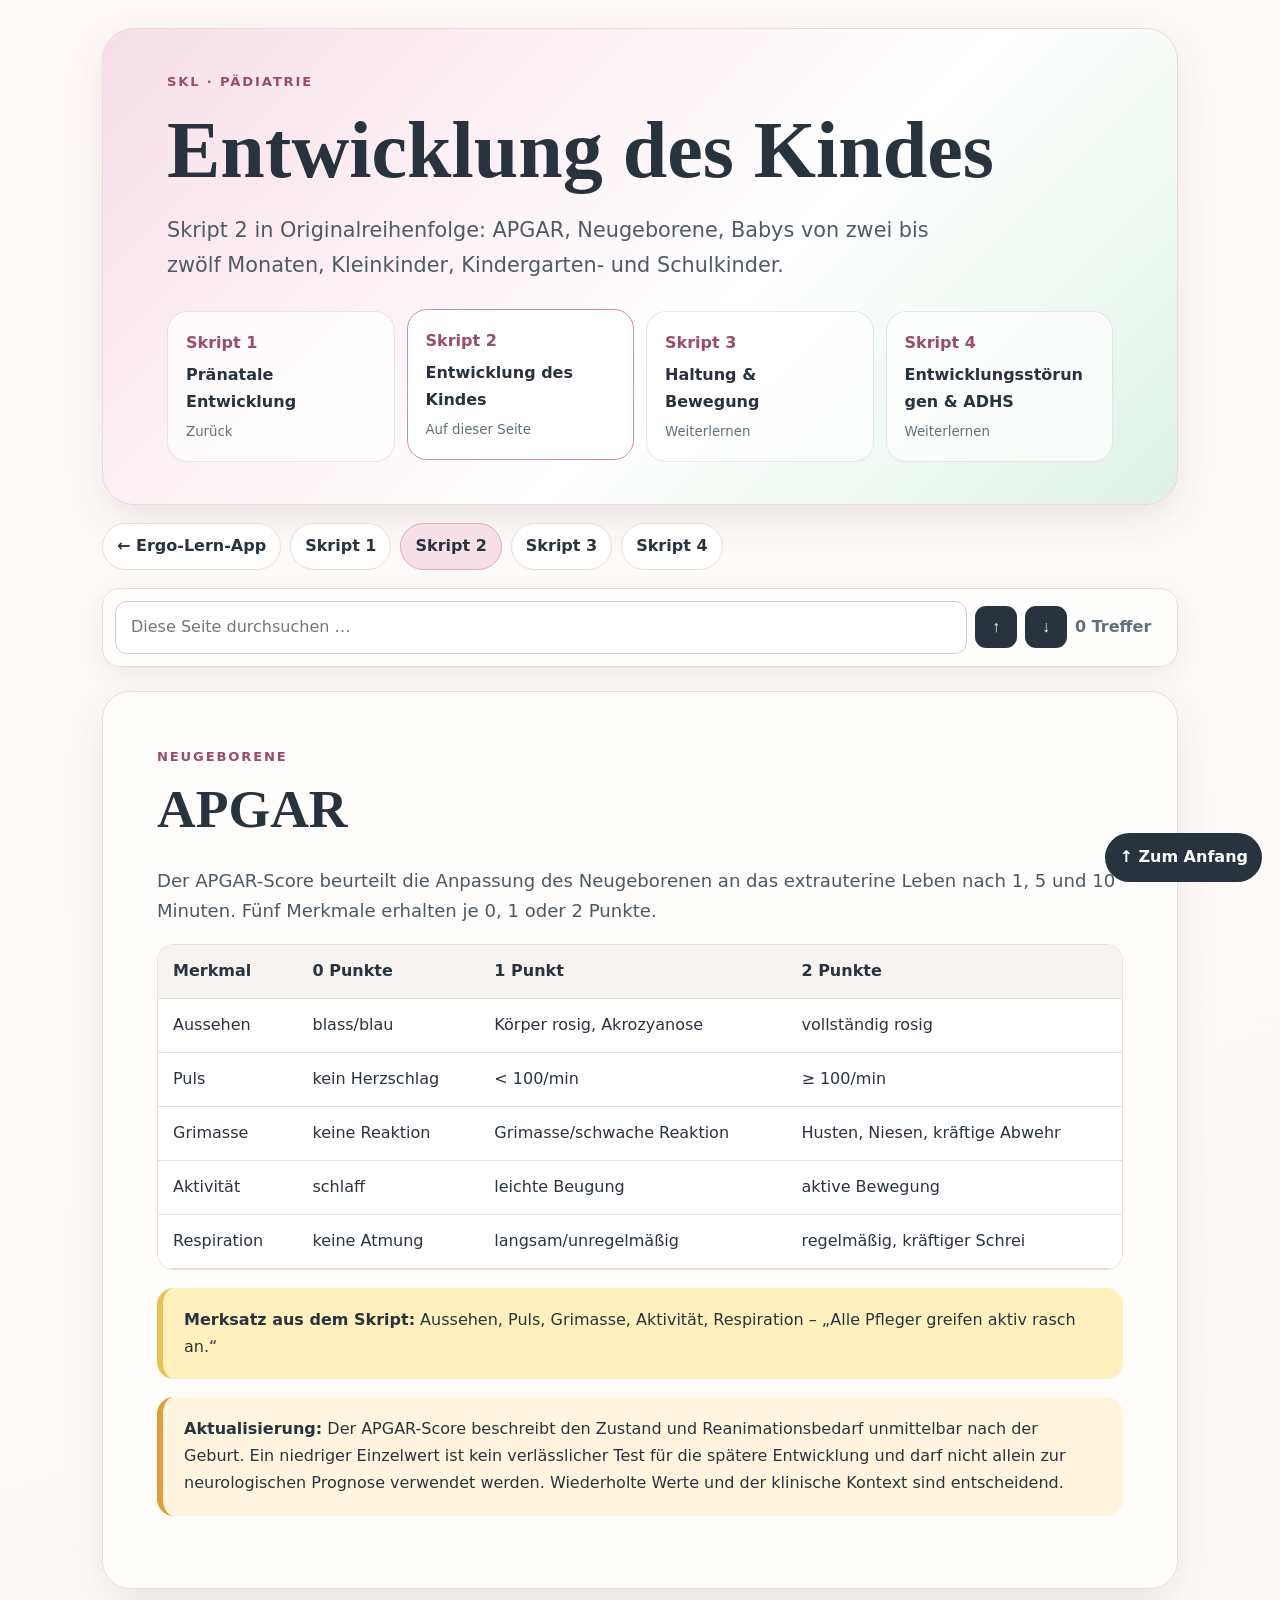
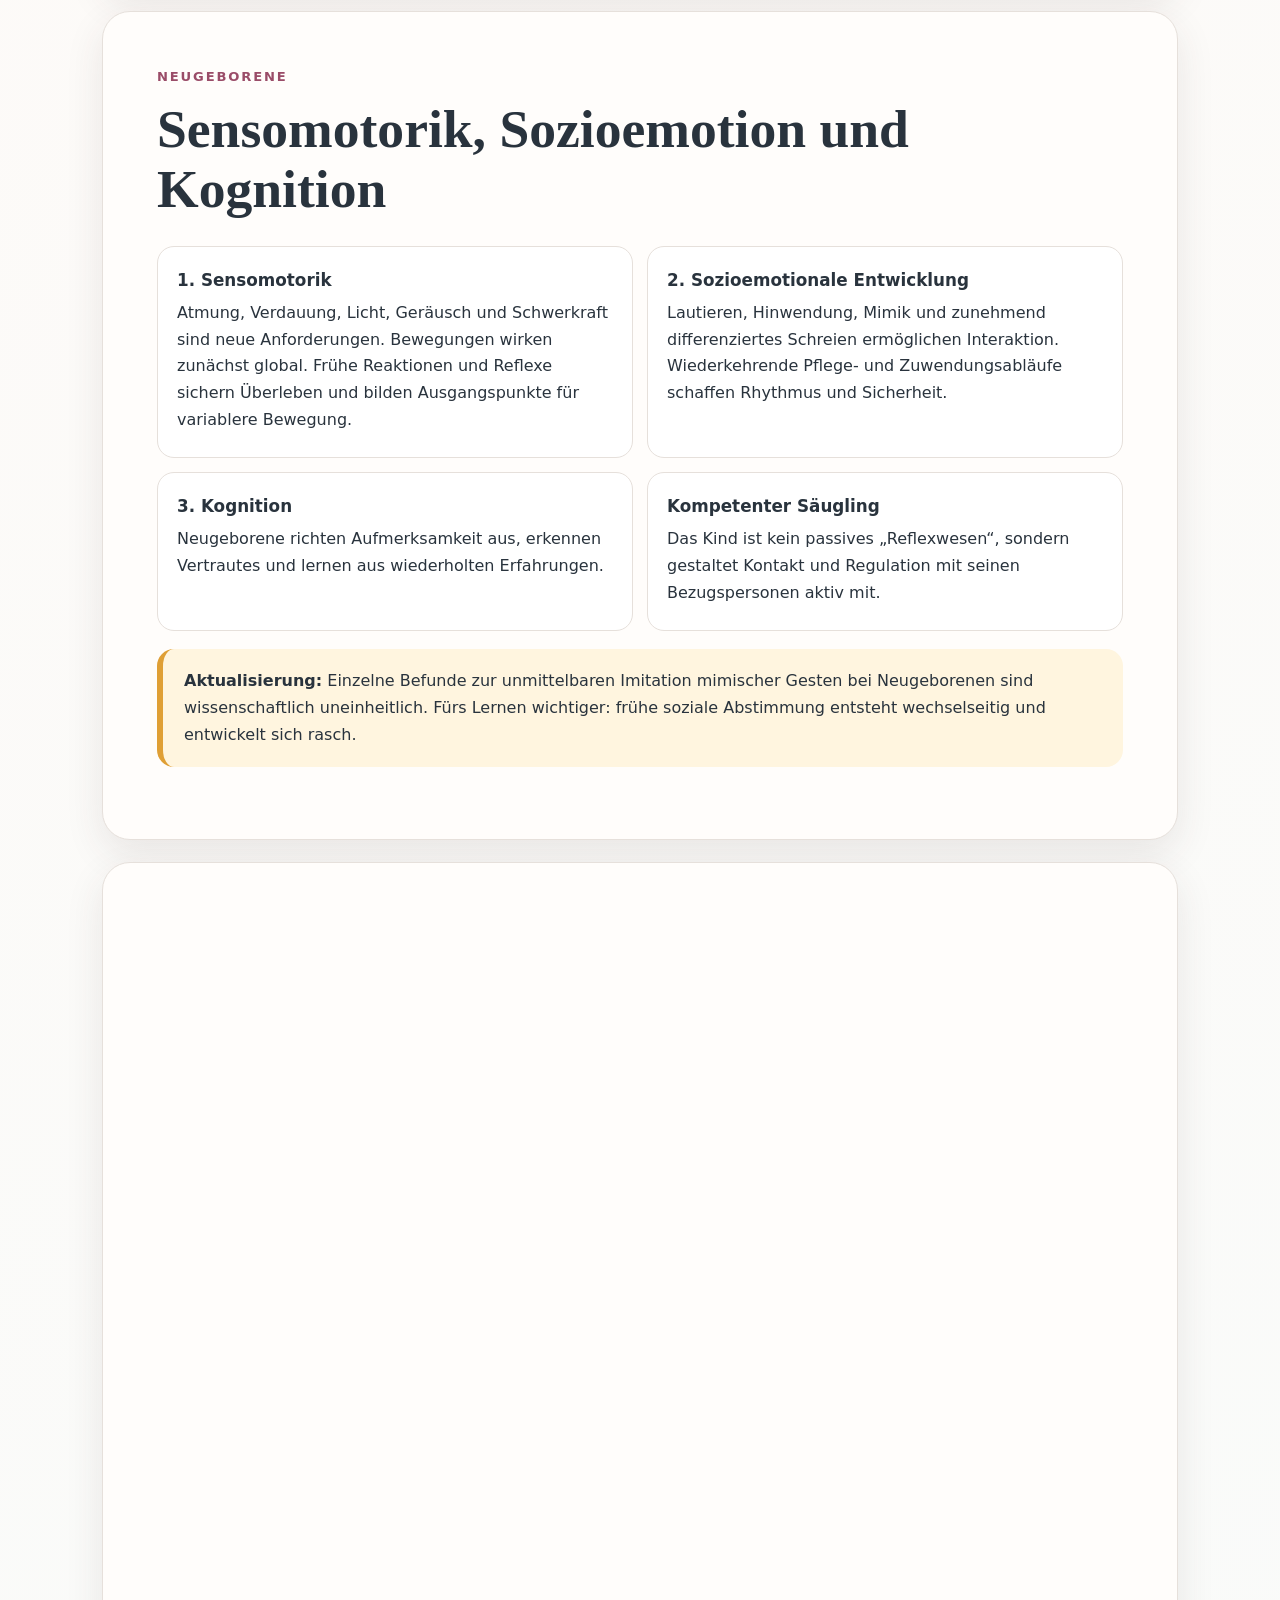
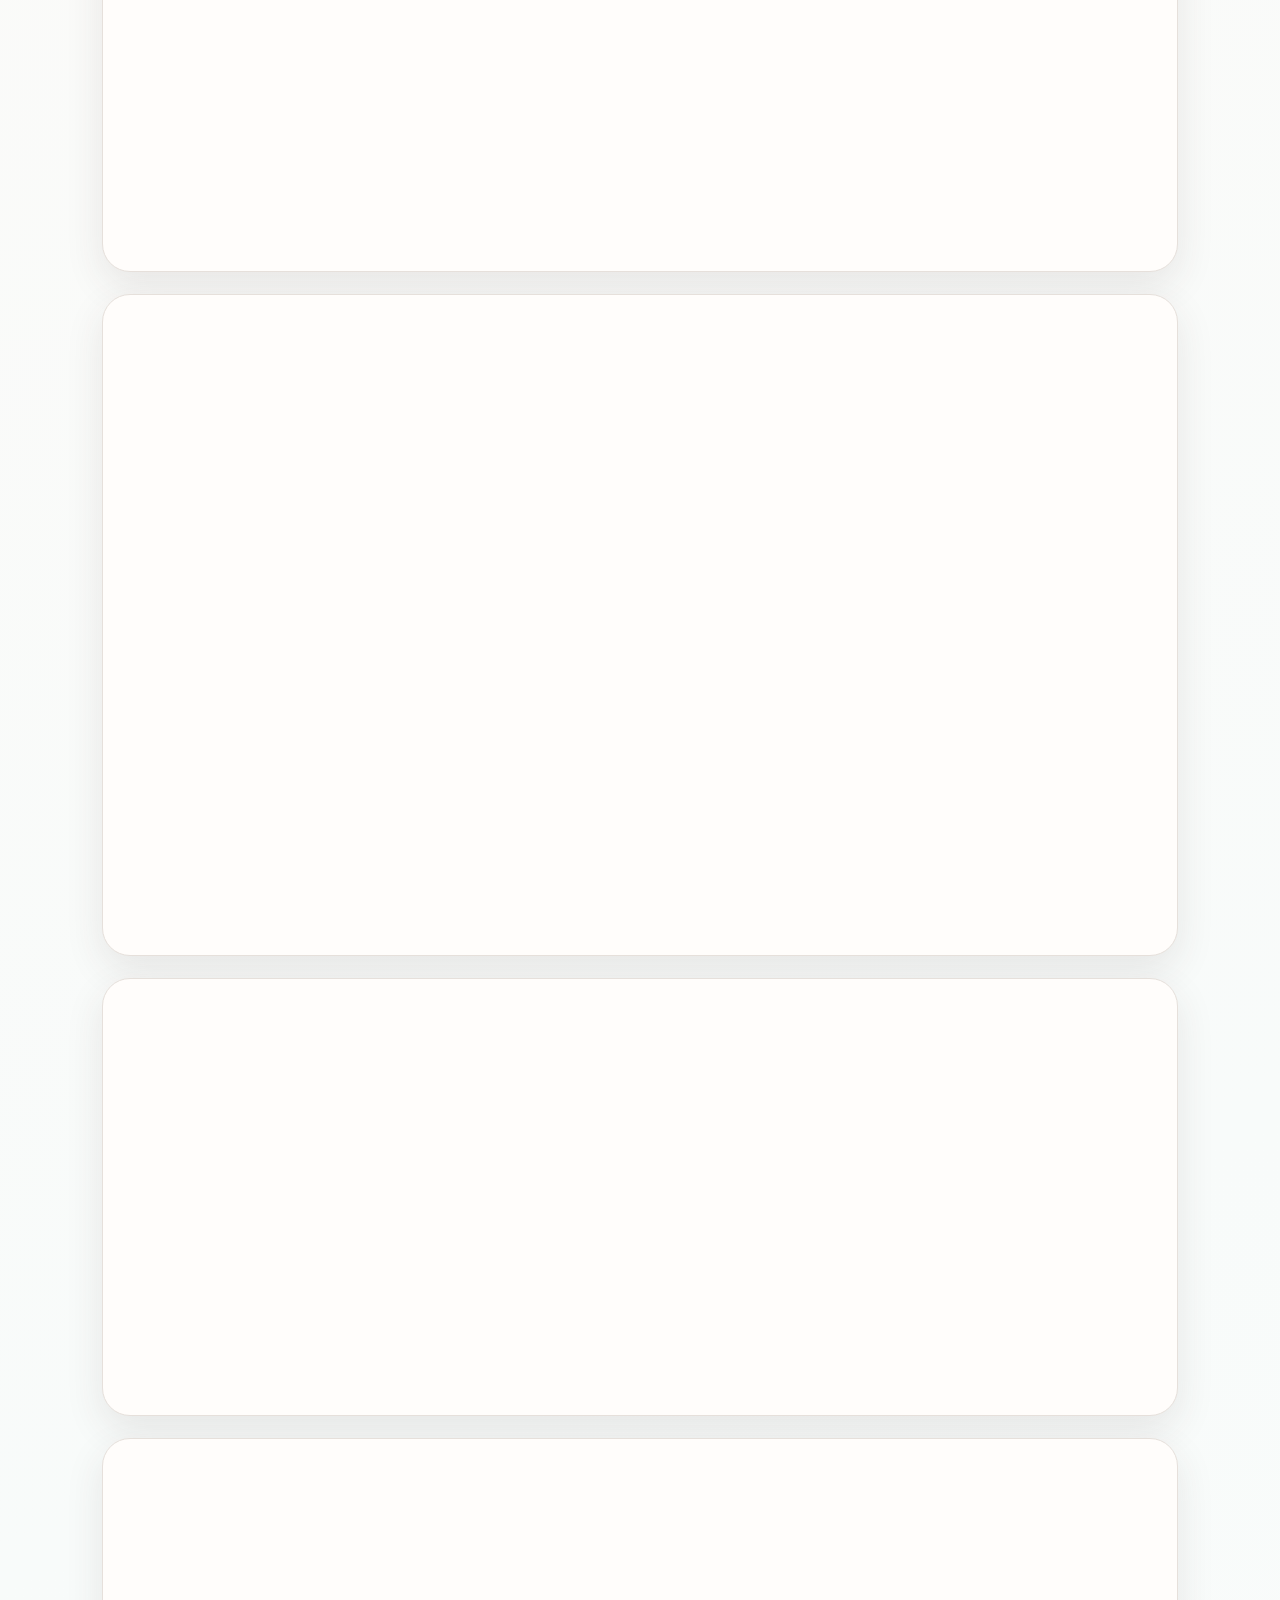
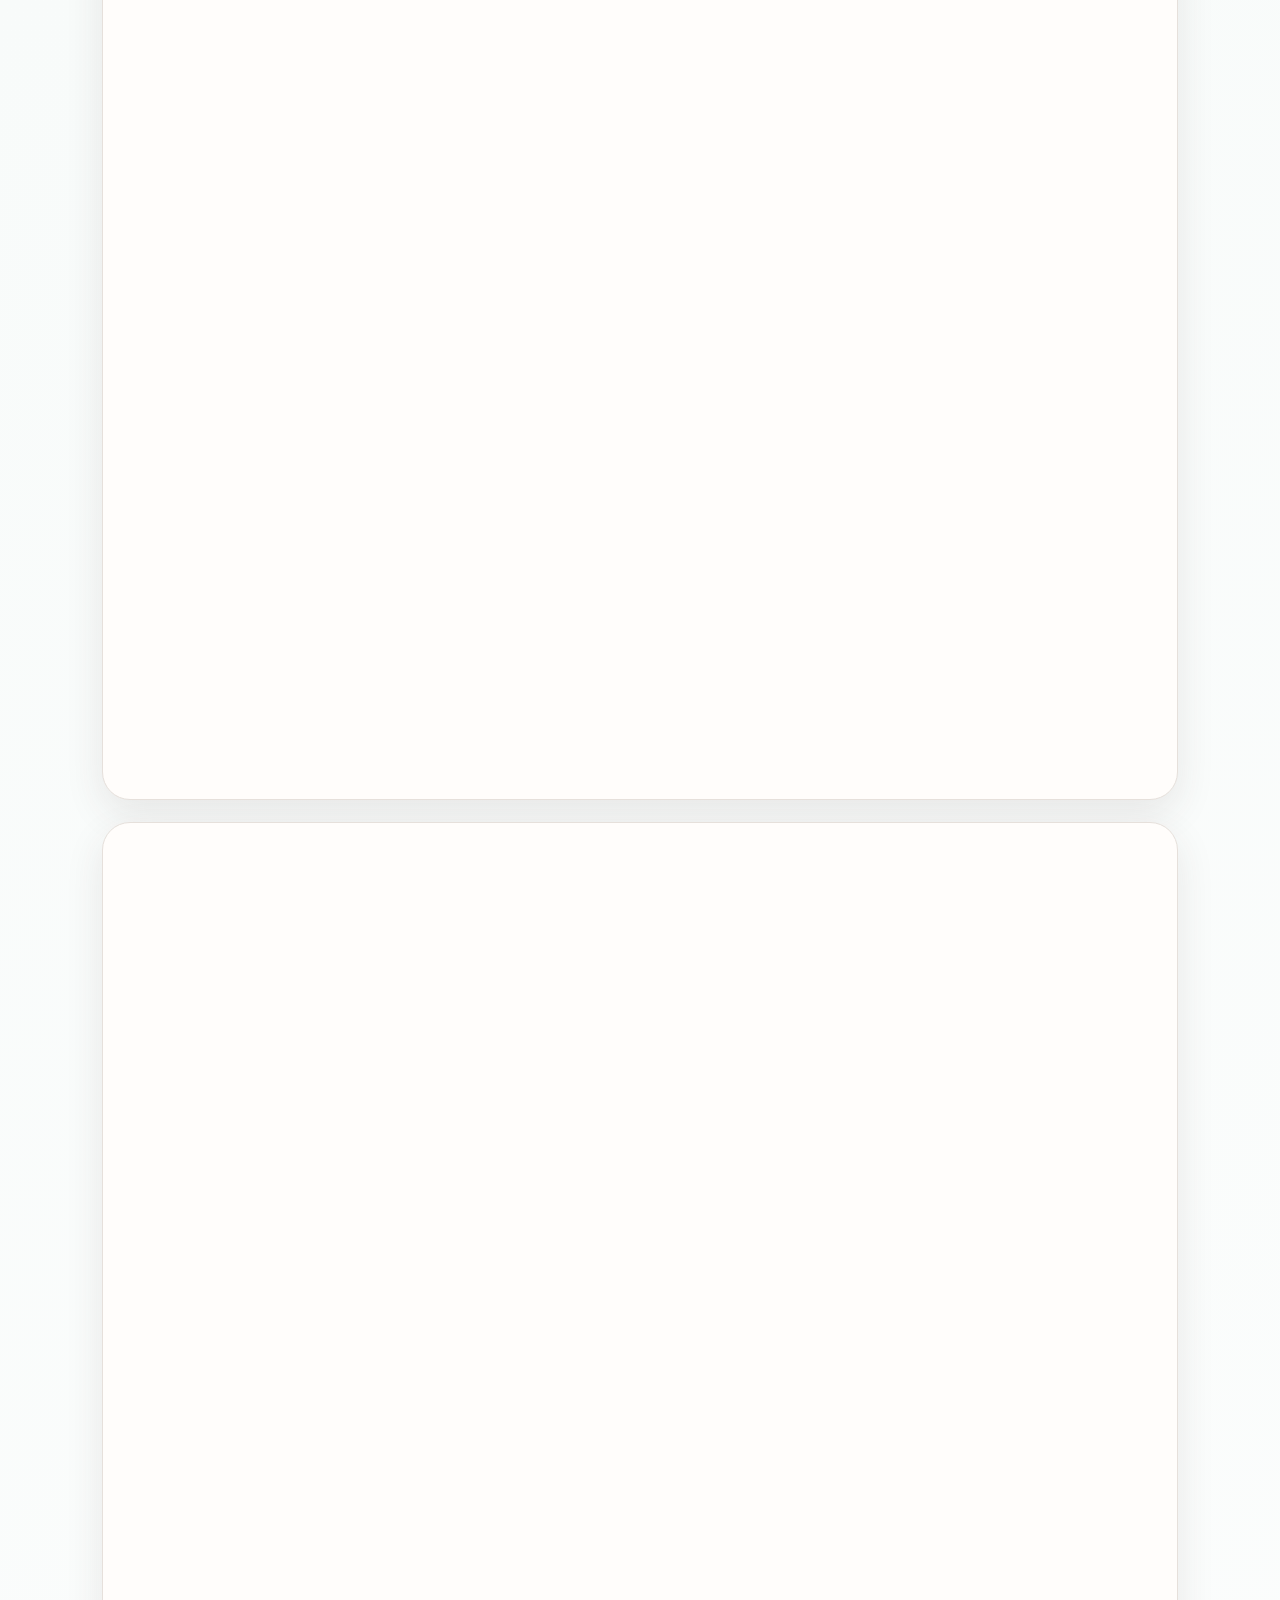
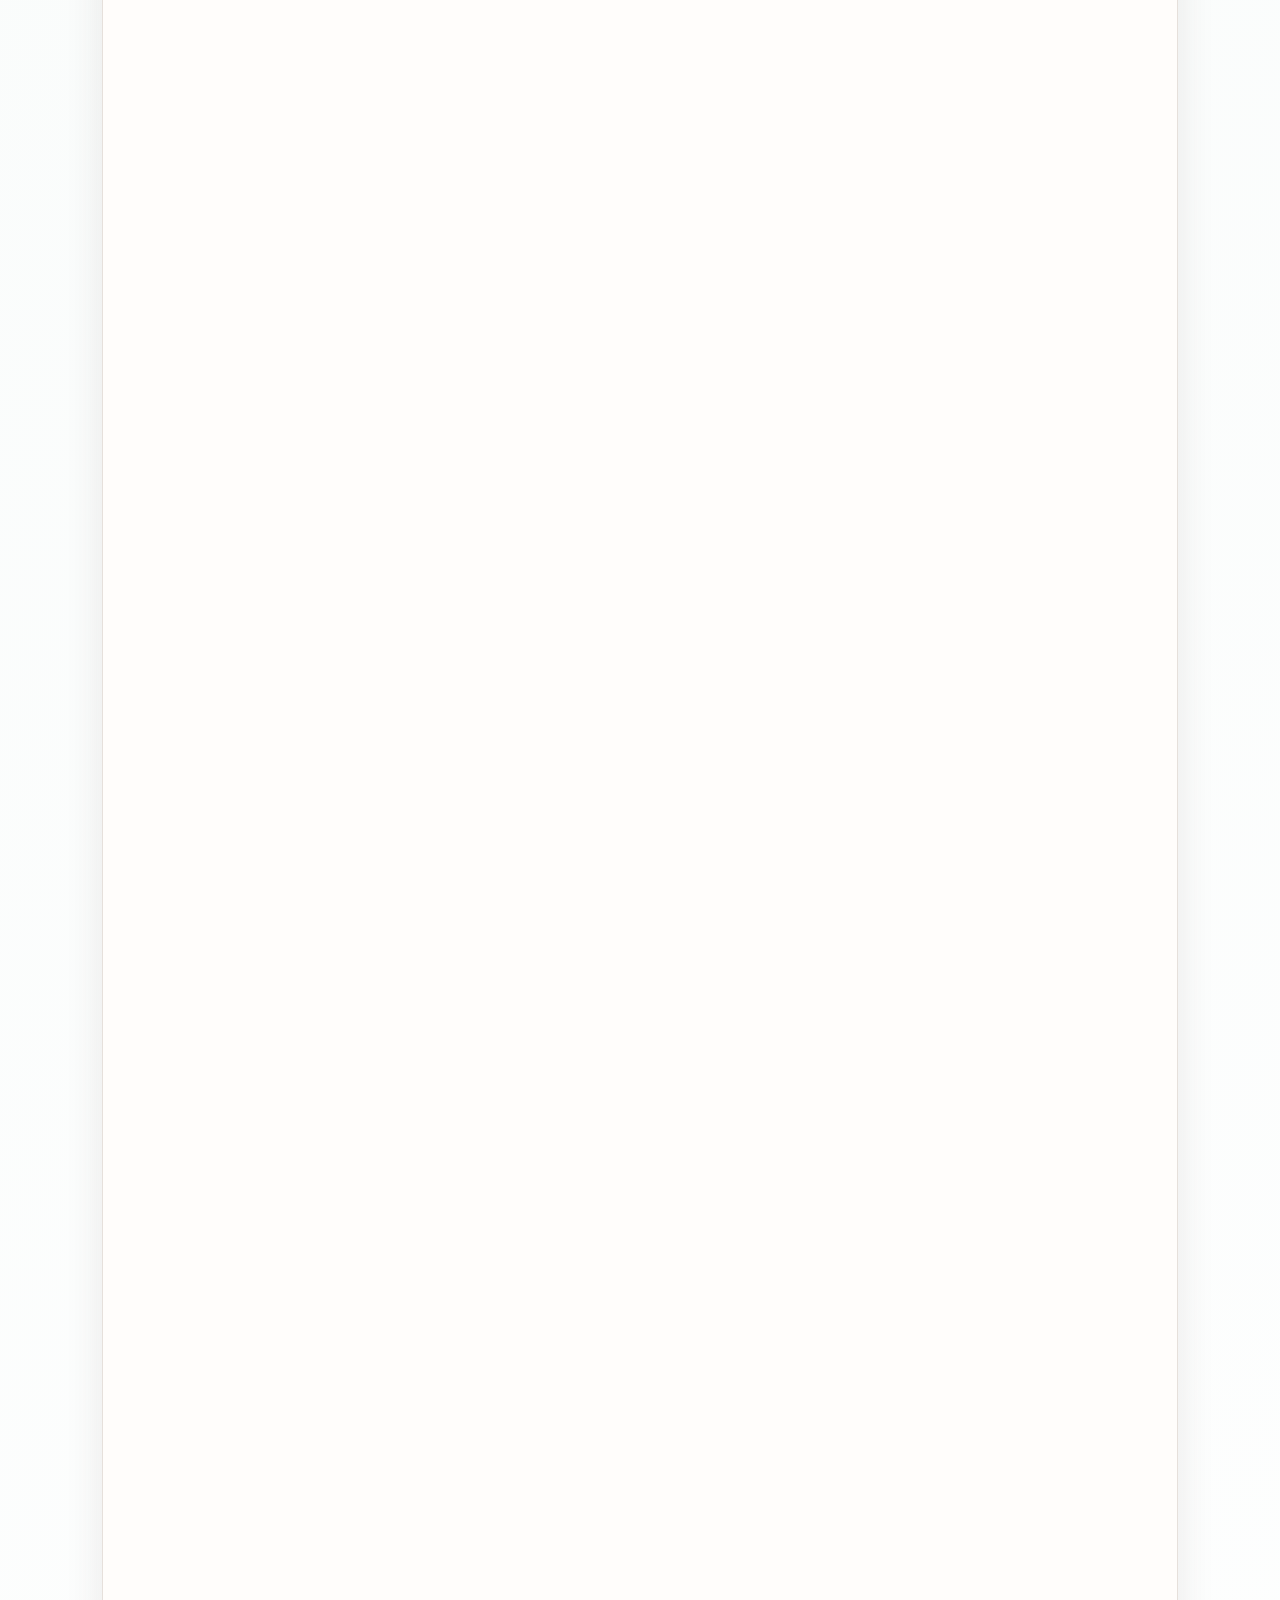
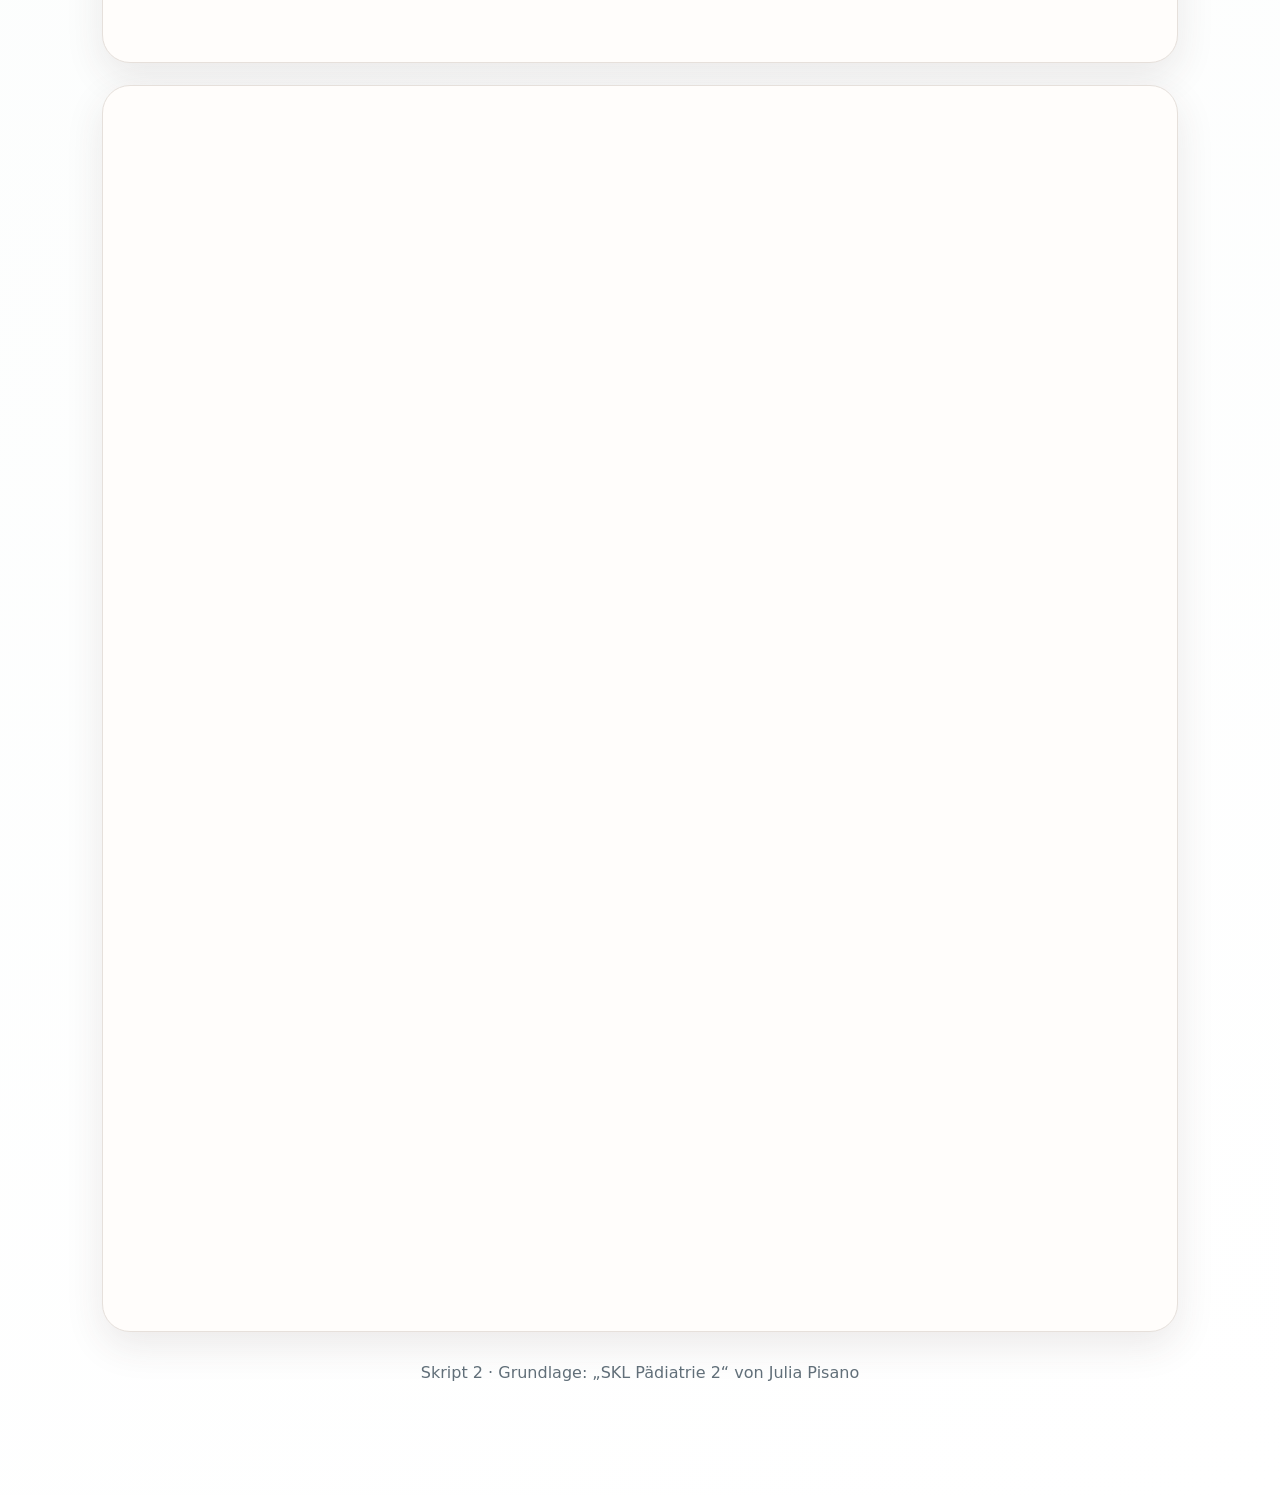
<file: paediatrie-2.html>
<!doctype html><html lang="de"><head><meta charset="utf-8"><meta name="viewport" content="width=device-width,initial-scale=1"><title>SKL – Pädiatrie · Skript 2</title><link rel="stylesheet" href="paediatrie.css"></head><body id="anfang"><div class="shell"><header class="hero"><div class="eyebrow">SKL · Pädiatrie</div><h1>Entwicklung des Kindes</h1><p class="lead">Skript 2 in Originalreihenfolge: APGAR, Neugeborene, Babys von zwei bis zwölf Monaten, Kleinkinder, Kindergarten- und Schulkinder.</p><div class="course-map"><a class="part-card" href="paediatrie-1.html"><span>Skript 1</span><strong>Pränatale Entwicklung</strong><small>Zurück</small></a><a class="part-card active" href="paediatrie-2.html"><span>Skript 2</span><strong>Entwicklung des Kindes</strong><small>Auf dieser Seite</small></a><a class="part-card" href="paediatrie-3.html"><span>Skript 3</span><strong>Haltung & Bewegung</strong><small>Weiterlernen</small></a><a class="part-card" href="paediatrie-4.html"><span>Skript 4</span><strong>Entwicklungsstörungen & ADHS</strong><small>Weiterlernen</small></a></div></header><nav class="page-switcher"><a href="index.html#lernplattform">← Ergo-Lern-App</a><a href="paediatrie-1.html">Skript 1</a><a aria-current="page" href="paediatrie-2.html">Skript 2</a><a href="paediatrie-3.html">Skript 3</a><a href="paediatrie-4.html">Skript 4</a></nav><div class="search-panel" role="search"><input class="course-search" type="search" placeholder="Diese Seite durchsuchen …" aria-label="Skript 2 durchsuchen"><button class="search-prev" type="button">↑</button><button class="search-next" type="button">↓</button><span class="search-count" aria-live="polite">0 Treffer</span></div><main>
<section class="chapter" id="apgar"><div class="eyebrow">Neugeborene</div><h2>APGAR</h2><p class="intro">Der APGAR-Score beurteilt die Anpassung des Neugeborenen an das extrauterine Leben nach 1, 5 und 10 Minuten. Fünf Merkmale erhalten je 0, 1 oder 2 Punkte.</p><div class="table-wrap"><table><thead><tr><th>Merkmal</th><th>0 Punkte</th><th>1 Punkt</th><th>2 Punkte</th></tr></thead><tbody><tr><td>Aussehen</td><td>blass/blau</td><td>Körper rosig, Akrozyanose</td><td>vollständig rosig</td></tr><tr><td>Puls</td><td>kein Herzschlag</td><td>&lt; 100/min</td><td>≥ 100/min</td></tr><tr><td>Grimasse</td><td>keine Reaktion</td><td>Grimasse/schwache Reaktion</td><td>Husten, Niesen, kräftige Abwehr</td></tr><tr><td>Aktivität</td><td>schlaff</td><td>leichte Beugung</td><td>aktive Bewegung</td></tr><tr><td>Respiration</td><td>keine Atmung</td><td>langsam/unregelmäßig</td><td>regelmäßig, kräftiger Schrei</td></tr></tbody></table></div><div class="callout"><strong>Merksatz aus dem Skript:</strong> Aussehen, Puls, Grimasse, Aktivität, Respiration – „Alle Pfleger greifen aktiv rasch an.“</div><div class="update"><strong>Aktualisierung:</strong> Der APGAR-Score beschreibt den Zustand und Reanimationsbedarf unmittelbar nach der Geburt. Ein niedriger Einzelwert ist kein verlässlicher Test für die spätere Entwicklung und darf nicht allein zur neurologischen Prognose verwendet werden. Wiederholte Werte und der klinische Kontext sind entscheidend.</div></section>
<section class="chapter" id="neugeborene"><div class="eyebrow">Neugeborene</div><h2>Sensomotorik, Sozioemotion und Kognition</h2><div class="grid"><div class="card"><h4>1. Sensomotorik</h4><p>Atmung, Verdauung, Licht, Geräusch und Schwerkraft sind neue Anforderungen. Bewegungen wirken zunächst global. Frühe Reaktionen und Reflexe sichern Überleben und bilden Ausgangspunkte für variablere Bewegung.</p></div><div class="card"><h4>2. Sozioemotionale Entwicklung</h4><p>Lautieren, Hinwendung, Mimik und zunehmend differenziertes Schreien ermöglichen Interaktion. Wiederkehrende Pflege- und Zuwendungsabläufe schaffen Rhythmus und Sicherheit.</p></div><div class="card"><h4>3. Kognition</h4><p>Neugeborene richten Aufmerksamkeit aus, erkennen Vertrautes und lernen aus wiederholten Erfahrungen.</p></div><div class="card"><h4>Kompetenter Säugling</h4><p>Das Kind ist kein passives „Reflexwesen“, sondern gestaltet Kontakt und Regulation mit seinen Bezugspersonen aktiv mit.</p></div></div><div class="update"><strong>Aktualisierung:</strong> Einzelne Befunde zur unmittelbaren Imitation mimischer Gesten bei Neugeborenen sind wissenschaftlich uneinheitlich. Fürs Lernen wichtiger: frühe soziale Abstimmung entsteht wechselseitig und entwickelt sich rasch.</div></section>
<section class="chapter" id="babys"><div class="eyebrow">Babys · zwei bis zwölf Monate</div><h2>Aufrichtung, Greifen und Fortbewegung</h2><h3>1. Sensomotorik</h3><div class="grid"><div class="card"><h4>1–3 Monate · Symmetrie</h4><p>Kopf zunehmend in der Mitte, Hände zusammen und zum Mund; in Bauchlage Kopfheben und Unterarmstütz.</p></div><div class="card"><h4>4–6 Monate · Aufrichtung</h4><p>Stabilere Rücken- und Bauchlage, Handstütz, Körpererkundung, größerer Greifradius und erstes Drehen.</p></div><div class="card"><h4>7–9 Monate · Rotation</h4><p>Variableres Drehen, seitliche Stützreaktionen, Sitzen, Robben oder Krabbeln und differenzierteres Greifen.</p></div><div class="card"><h4>10–12 Monate · Vertikale</h4><p>Hochziehen, Stehen mit Halt, Seitwärtsschritte und bei manchen Kindern freie Schritte.</p></div></div><div class="extra"><strong>Zusatzwissen:</strong> Meilensteine sind Orientierungsbereiche, keine starren Termine. Reihenfolge und Zeitpunkt variieren. Bewertet werden Qualität, Vielfalt, Symmetrie, Alltag und Verlauf – nicht ein einzelnes Datum.</div><h3>2. Sozioemotionale Entwicklung</h3><p>Soziales Lächeln, Dialog mit Lauten und Blicken, Bindungsverhalten, Fremdeln und gemeinsame Aufmerksamkeit entwickeln sich schrittweise. Bezugspersonen helfen bei der Regulation von Erregung und Gefühlen.</p><h3>3. Kognition</h3><p>Das Kind untersucht Ursache und Wirkung, sucht zunehmend verdeckte Gegenstände und lernt durch Wiederholung, Variation und gemeinsame Handlung.</p></section>
<section class="chapter" id="kleinkinder"><div class="eyebrow">Kleinkinder · ein bis drei Jahre</div><h2>Selbstständigkeit entsteht in Handlung</h2><div class="grid"><div class="card"><h4>Sensomotorik</h4><p>Sicherer gehen, laufen, klettern, Gegenstände tragen, Treppen bewältigen, kritzeln und mit beiden Händen hantieren.</p></div><div class="card"><h4>Sozioemotional</h4><p>Autonomie, Trotz, Nähe-Distanz-Regulation, Parallelspiel und erste kooperative Momente.</p></div><div class="card"><h4>Kognition und Sprache</h4><p>Symbolgebrauch, Wortschatzwachstum, einfache Planung, Nachahmung und Als-ob-Spiel.</p></div><div class="card"><h4>Alltag</h4><p>Mitessen, Ausziehen, Händewaschen und Aufräumen werden mit Hilfe zu Lerngelegenheiten.</p></div></div><div class="ergo callout"><strong>Ergotherapie-Bezug:</strong> Entwicklung wird am besten in bedeutungsvollen Betätigungen beobachtet: Wie plant das Kind? Wie nutzt es beide Hände? Wie reagiert es auf Misserfolg? Welche Unterstützung der Umwelt hilft?</div></section>
<section class="chapter" id="kindergarten"><div class="eyebrow">Kindergartenkinder · drei bis sechs Jahre</div><h2>Spiel, Kooperation und feinere Kontrolle</h2><p>Grobmotorische Bewegungen werden koordinierter; Fein- und Graphomotorik differenzieren sich. Rollenspiel, Regelverständnis, Perspektivübernahme und Emotionsregulation wachsen. Das Kind übernimmt mehr Schritte in Anziehen, Essen, Hygiene und Ordnung.</p><div class="callout"><strong>Merke:</strong> Spiel ist keine Pause von Entwicklung. Im Spiel verbindet das Kind Motorik, Wahrnehmung, Sprache, Denken, Gefühle und soziale Regeln.</div></section>
<section class="chapter" id="schule"><div class="eyebrow">Schulkinder</div><h2>Lernen und Teilhabe</h2><div class="grid"><div class="card"><h4>Körper und Hand</h4><p>Ausdauer, Gleichgewicht, Ballfertigkeiten, Werkzeuggebrauch und flüssigeres Schreiben werden wichtig.</p></div><div class="card"><h4>Exekutive Funktionen</h4><p>Aufmerksamkeit halten, Arbeitsmaterial organisieren, Handlungen planen, Impulse hemmen und Fehler korrigieren.</p></div><div class="card"><h4>Soziales Lernen</h4><p>Gruppenregeln, Freundschaften, Wettbewerb und Zugehörigkeit gewinnen an Bedeutung.</p></div><div class="card"><h4>Selbstkonzept</h4><p>Rückmeldungen und Leistungsvergleiche prägen das Erleben eigener Kompetenz.</p></div></div><div class="case"><strong>Fallbeispiel:</strong> Ein siebenjähriges Kind schreibt sehr langsam, verliert Arbeitsblätter und vermeidet Bastelaufgaben. Auf dem Schulhof spielt es begeistert Fußball.</div><div class="answer"><strong>Musterlösung:</strong> Ressourcen und Schwierigkeiten werden getrennt betrachtet. Betroffen sind wahrscheinlich schulische Organisation sowie fein- und graphomotorische Betätigungen; die gute Motivation und grobmotorische Teilhabe sind Stärken. Befund und Therapie sollten Kind, Eltern und Schule einbeziehen, konkrete Aufgaben analysieren und Anpassungen sowie alltagsnahes Üben verbinden.</div><div class="summary"><strong>Das musst du können:</strong> APGAR-Merkmale; sensomotorische, sozioemotionale und kognitive Entwicklung in den Altersabschnitten; Meilensteine als Bereiche einordnen und ergotherapeutische Beobachtungen an konkreten Betätigungen formulieren.</div></section>
<section class="chapter deep-dive" id="vertiefte-lernfassung"><div class="eyebrow">Skript 2 · vertiefte Lernfassung</div><h2>Entwicklung über Altersstufen hinweg</h2>
<h3>APGAR richtig interpretieren</h3><p>Der Score beschreibt, wie gut sich ein Neugeborenes unmittelbar nach der Geburt anpasst. Aussehen, Puls, Reflexreizbarkeit, Muskeltonus und Atmung werden jeweils mit null bis zwei Punkten bewertet. Entscheidend ist nicht nur die Summe, sondern auch die Veränderung zwischen erster, fünfter und zehnter Minute. Der APGAR-Wert dient der Akutbeurteilung; er ersetzt keine spätere Entwicklungsdiagnostik.</p>
<h3>Das Neugeborene reguliert sich gemeinsam mit Bezugspersonen</h3><p>Nach der Geburt müssen Atmung, Temperatur, Nahrungsaufnahme, Wachheit und Verarbeitung neuer Reize organisiert werden. Bewegungen sind zunächst eher ganzkörperlich. Gleichzeitig kann das Neugeborene Stimmen und Gerüche unterscheiden, Blickkontakt aufnehmen und über Mimik, Lautieren und Schreien Signale geben. Bezugspersonen beantworten diese Signale. Aus diesem wechselseitigen Prozess entwickeln sich Rhythmus, Sicherheit und zunehmend eigenständige Regulation.</p>
<div class="ergo callout"><strong>Beobachtungsregel:</strong> Nicht nur fragen „Was kann das Kind?“, sondern auch: Unter welchen Bedingungen gelingt es, wie viel Hilfe braucht es, wie variabel ist die Strategie und welche Bedeutung hat die Tätigkeit?</div>
<h3>Erstes Lebensjahr: vier motorische Schwerpunkte</h3><div class="table-wrap"><table><thead><tr><th>Alter</th><th>Motorischer Schwerpunkt</th><th>Hand und Wahrnehmung</th></tr></thead><tbody><tr><td>1–3 Monate</td><td>Symmetrie und erste Kopfkontrolle.</td><td>Hände zur Mitte und zum Mund; Gegenstände kurz festhalten.</td></tr><tr><td>4–6 Monate</td><td>Aufrichtung in Bauchlage, Gewichtsverlagerung und Drehen.</td><td>Gezielteres Greifen, beidhändige Erkundung, Füße entdecken.</td></tr><tr><td>7–9 Monate</td><td>Rotation, Sitzen und unterschiedliche Wege der Fortbewegung.</td><td>Gegenstände umgreifen, klopfen, loslassen; Raum aktiv erkunden.</td></tr><tr><td>10–12 Monate</td><td>Hochziehen, Stand und erste Schritte je nach Entwicklung.</td><td>Pinzettengriff, Behälterspiele, zielgerichtete Objektverwendung.</td></tr></tbody></table></div>
<p>Diese Altersangaben sind Orientierungsbereiche. Manche Kinder krabbeln nicht, bevor sie gehen. Klinisch wichtiger als ein einzelner Termin sind Verlauf, Bewegungsqualität, Symmetrie, Variabilität und Teilhabe.</p>
<h3>Sozioemotionale und kognitive Entwicklung im ersten Jahr</h3><p>Soziales Lächeln und längere Dialoge mit Blicken und Lauten fördern Beziehung. Später werden Fremdeln, Bindungsverhalten und gemeinsame Aufmerksamkeit deutlicher. Kognitiv lernt das Kind Ursache und Wirkung, erwartet wiederkehrende Abläufe und sucht zunehmend nach verdeckten Gegenständen. Sprache entsteht aus gemeinsamer Aufmerksamkeit, Lauterfahrung und wechselseitiger Kommunikation.</p>
<h3>Kleinkindalter: Autonomie in Alltagshandlungen</h3><p>Zwischen einem und drei Jahren werden Gehen, Laufen, Klettern und Handgeschick sicherer. Das Kind verbindet Wörter, Symbole und Handlungen, ahmt Alltag nach und entwickelt Als-ob-Spiel. Der Wunsch nach Selbstständigkeit trifft auf noch begrenzte Regulation – heftige Gefühle sind deshalb entwicklungsnah. Essen, Anziehen, Händewaschen und Aufräumen sind zentrale Lernfelder, keine Nebensachen.</p>
<h3>Kindergartenalter: Spiel verbindet Entwicklungsbereiche</h3><p>Im Rollen- und Regelspiel plant das Kind Handlungen, übernimmt Perspektiven, verhandelt und reguliert Gefühle. Zeichnen, Schneiden, Bauen und erste Schreibbewegungen differenzieren Handgeschick und visuell-räumliche Leistungen. Gleichzeitig wachsen Gleichgewicht, Ballfertigkeiten und Bewegungsplanung. Entwicklung verläuft nicht in getrennten Schubladen: Eine Bastelaufgabe fordert Motorik, Wahrnehmung, Aufmerksamkeit, Sprache und Frustrationstoleranz gleichzeitig.</p>
<h3>Schulalter: Anforderungen werden komplexer</h3><p>Schulerfolg verlangt mehr als Intelligenz. Das Kind muss zuhören, Material ordnen, einen Arbeitsauftrag behalten, beginnen, bei Schwierigkeiten dabeibleiben und Ergebnisse kontrollieren. Handschrift, Werkzeuggebrauch und Sitzhaltung stehen mit Ausdauer und Aufgabenorganisation in Wechselwirkung. Auch Pausenhof, Freundschaften und Freizeit sind wichtige Teilhabebereiche.</p>
<div class="case"><strong>Fall:</strong> Ein Kind kann Buchstaben korrekt formen, beendet Abschreibaufgaben aber selten.</div><div class="answer"><strong>Einordnung:</strong> Nicht vorschnell nur Feinmotorik trainieren. Zu prüfen sind Schreibtempo, Kraftdosierung, visuelle Orientierung, Arbeitsgedächtnis, Aufgabenmenge, Ablenkung, Motivation und Pausen. Erst die Betätigungsanalyse zeigt, welche Unterstützung passt.</div>
<div class="summary"><strong>Klausurkern:</strong> Entwicklung immer mehrdimensional beschreiben: sensomotorisch, kognitiv, sprachlich und sozioemotional – danach den Zusammenhang zu konkreten Alltagsbetätigungen herstellen.</div></section>
<section class="chapter" id="altersmatrix"><div class="eyebrow">Alle Altersabschnitte des Skripts</div><h2>Entwicklungsmatrix</h2><div class="table-wrap"><table><thead><tr><th>Alter</th><th>Sensomotorik</th><th>Sozioemotional / Kognition</th><th>Sprache / Selbstständigkeit</th></tr></thead><tbody><tr><td>13–24 Monate</td><td>Freies Gehen wird sicherer; Hocken, Tragen, erste Treppen- und Ballhandlungen.</td><td>Autonomie, Nachahmung, einfaches Symbolspiel und Objektgebrauch.</td><td>Wortschatz wächst; mit Löffel essen, einfache Kleidungsstücke ausziehen.</td></tr><tr><td>25–36 Monate</td><td>Laufen, Springen, Klettern; beidhändige Handlungen und erste gezielte Linien.</td><td>Parallelspiel geht in gemeinsames Spiel über; einfache Handlungsfolgen und Regeln.</td><td>Mehrwortsätze; mehr Mitarbeit bei Anziehen, Hygiene und Toilettengang.</td></tr><tr><td>37–48 Monate</td><td>Einbeinstand, Dreirad, Ballfangen im Aufbau; Schere und Stift differenzierter.</td><td>Rollenspiel, erste Perspektivübernahme, Gefühle benennen und kurze Regeln halten.</td><td>Verständlichere Erzählungen; viele Schritte der Selbstversorgung mit Erinnerung.</td></tr><tr><td>49–60 Monate</td><td>Bewegungen werden flüssiger; Formen nachzeichnen, bauen und Werkzeuge dosieren.</td><td>Kooperatives Spiel, Aushandeln, planvollere Spielideen und längere Aufmerksamkeit.</td><td>Komplexere Sätze; Anziehen und Essen weitgehend selbstständig.</td></tr><tr><td>Fünfjährige / Vorschule</td><td>Gleichgewicht, Rhythmus, Auge-Hand-Koordination und graphomotorische Grundlagen.</td><td>Gruppenfähigkeit, Arbeitsverhalten, Regelverständnis und Frustrationstoleranz.</td><td>Erlebnisse geordnet berichten; Schultasche, Material und Tagesabläufe mitorganisieren.</td></tr><tr><td>Schulkind</td><td>Grob- und Feinmotorik werden für Sport, Schreiben, Werken und Freizeit eingesetzt.</td><td>Schulfähigkeit, Autonomie, Freundschaften, Arbeitsgedächtnis und Problemlösen.</td><td>Selbstständiges Lernen, Freizeitgestaltung und zunehmend komplexe ADL.</td></tr></tbody></table></div><div class="update"><strong>Aktualisierung:</strong> Die Matrix ist eine Orientierung und keine Checkliste zur Diagnose. Entwicklungstempo, kulturelle Erwartungen, Übungsmöglichkeiten und individuelle Strategien unterscheiden sich.</div></section>
</main><div class="footer">Skript 2 · Grundlage: „SKL Pädiatrie 2“ von Julia Pisano</div></div><a class="back-to-top" href="#anfang">↑ Zum Anfang</a><script src="paediatrie.js"></script></body></html>
</file>
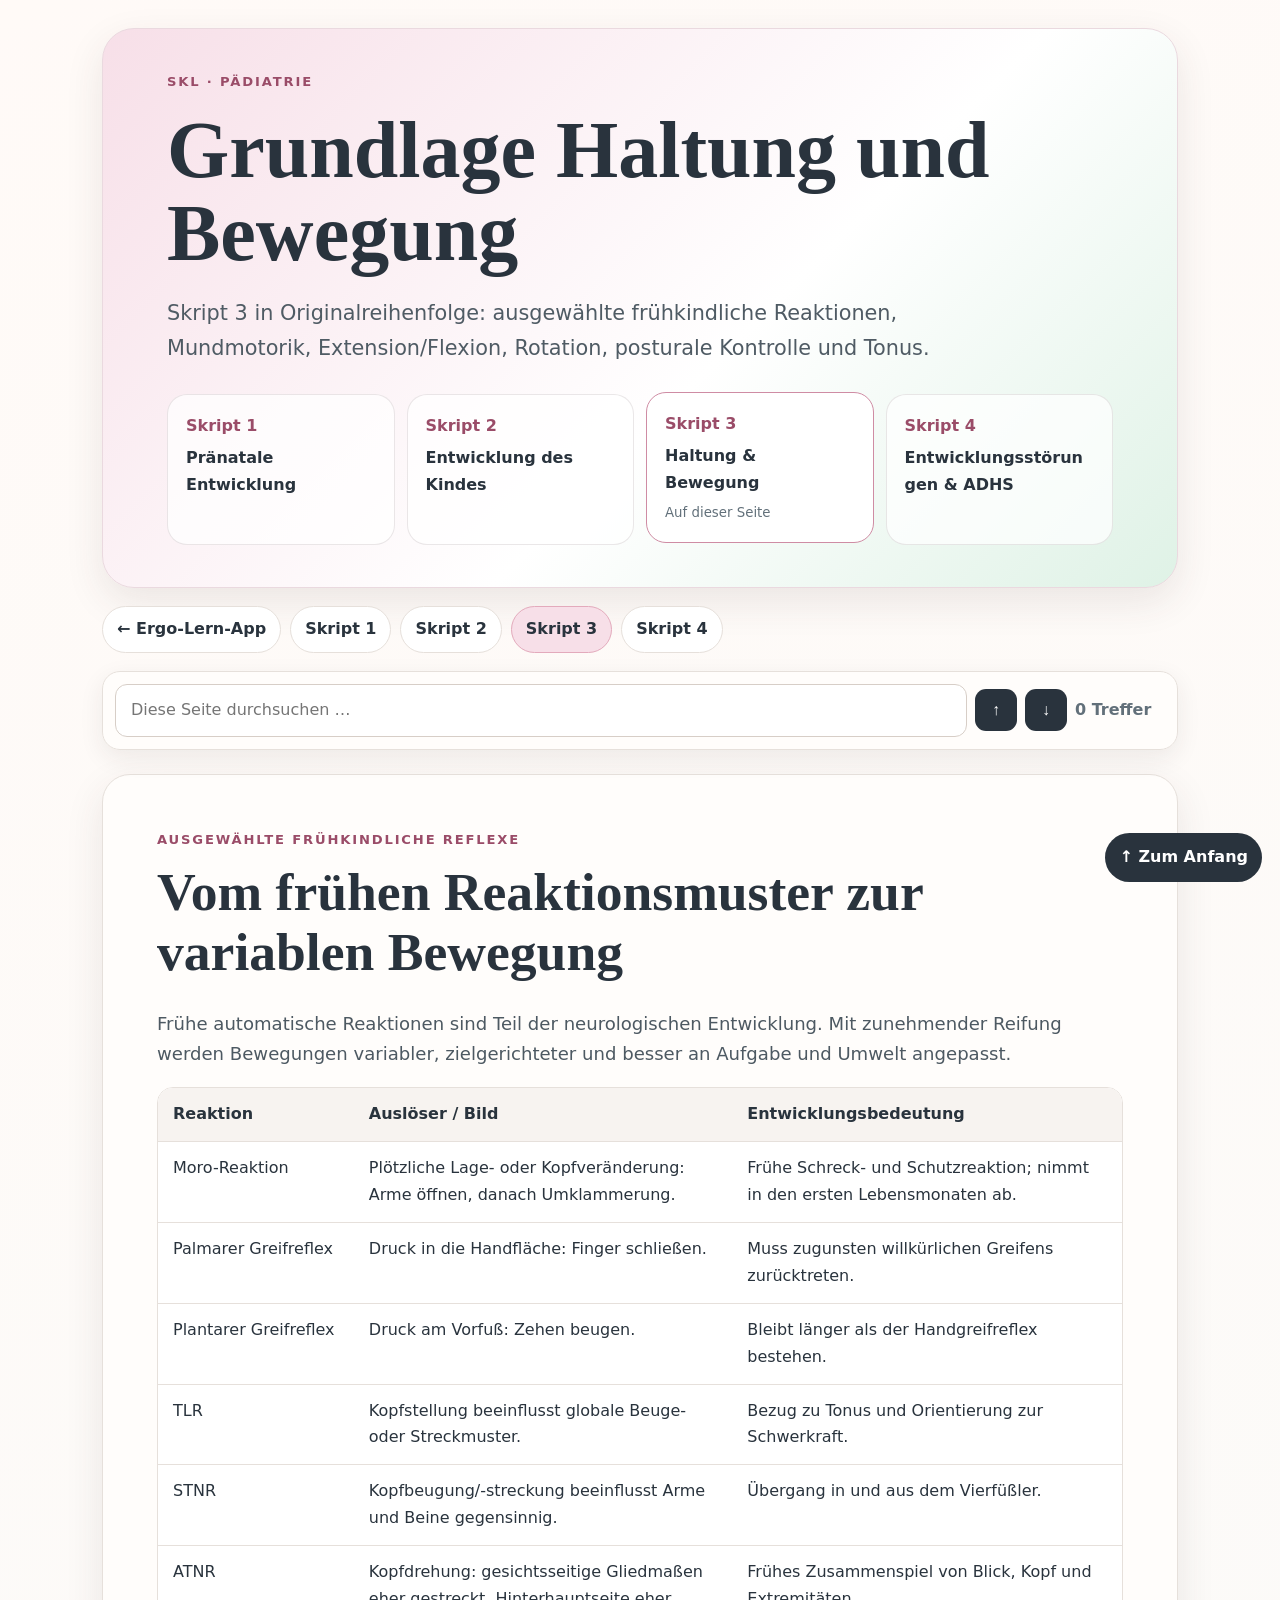
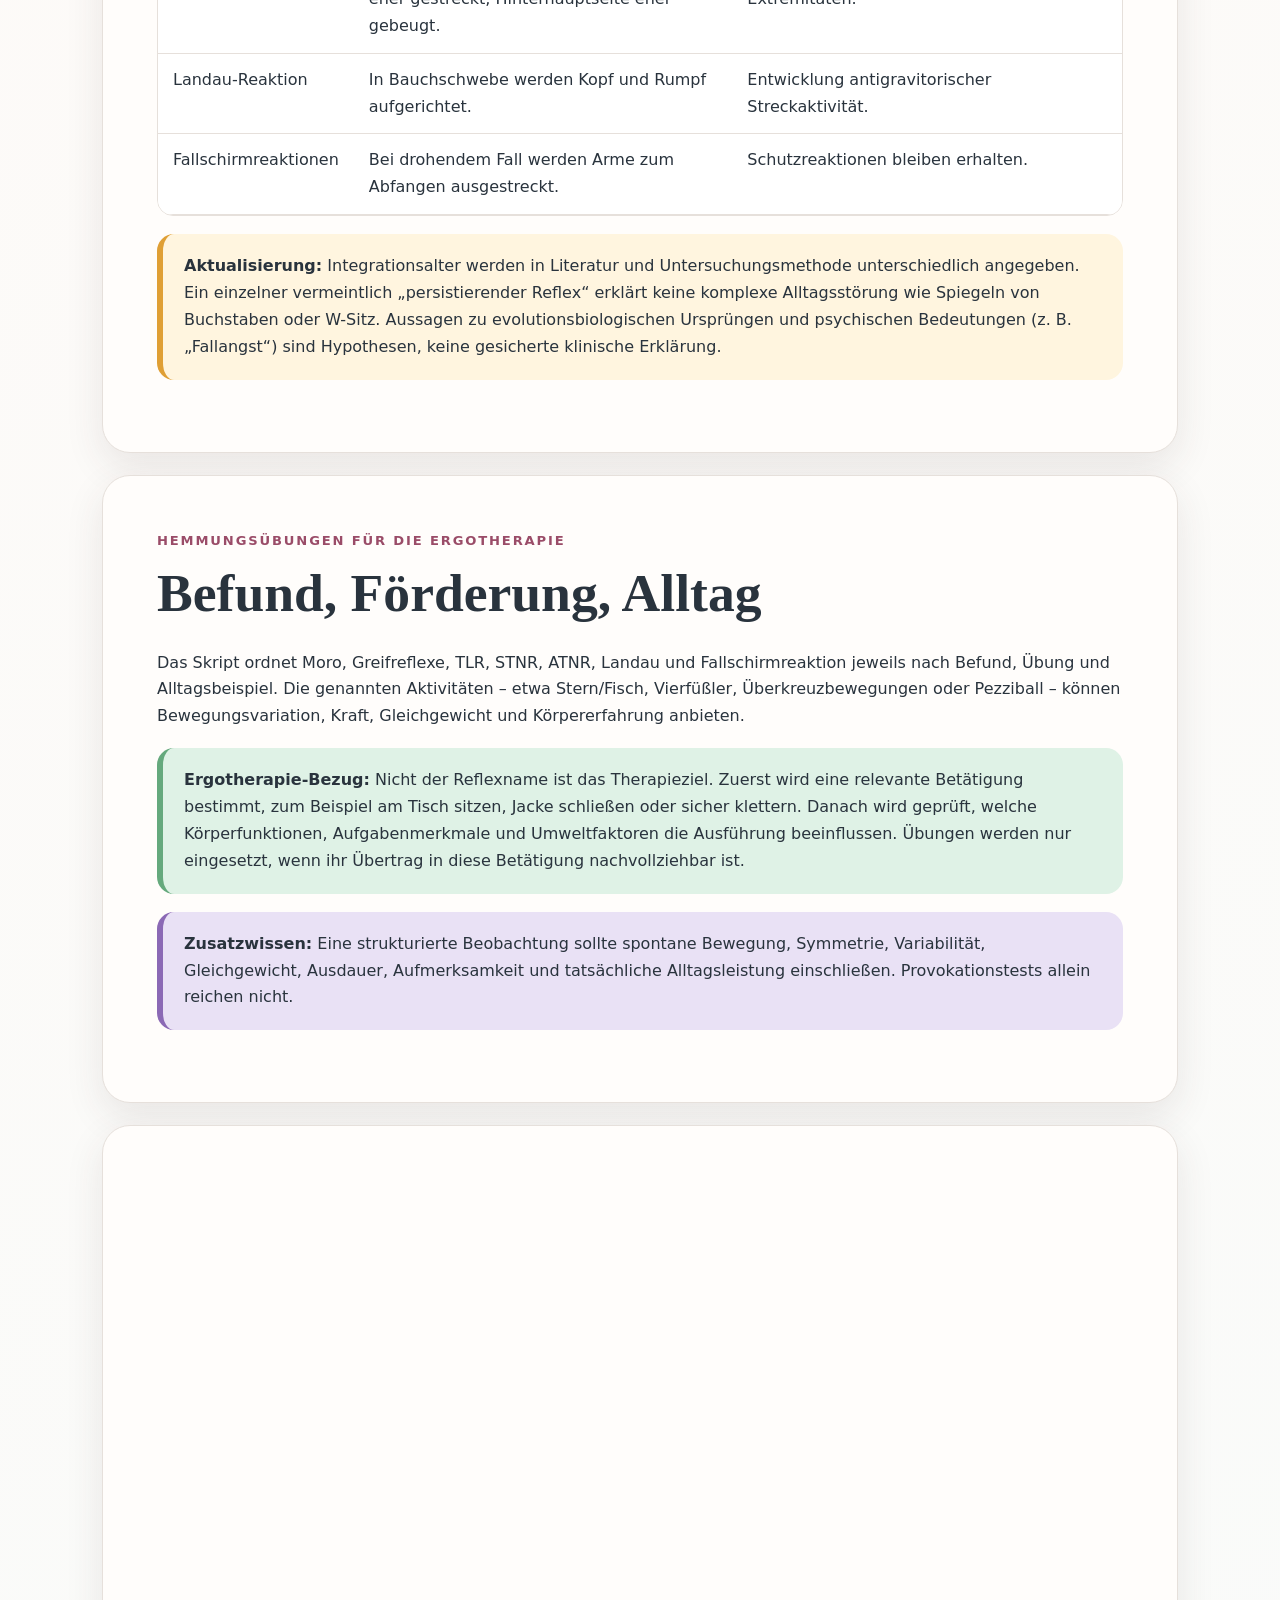
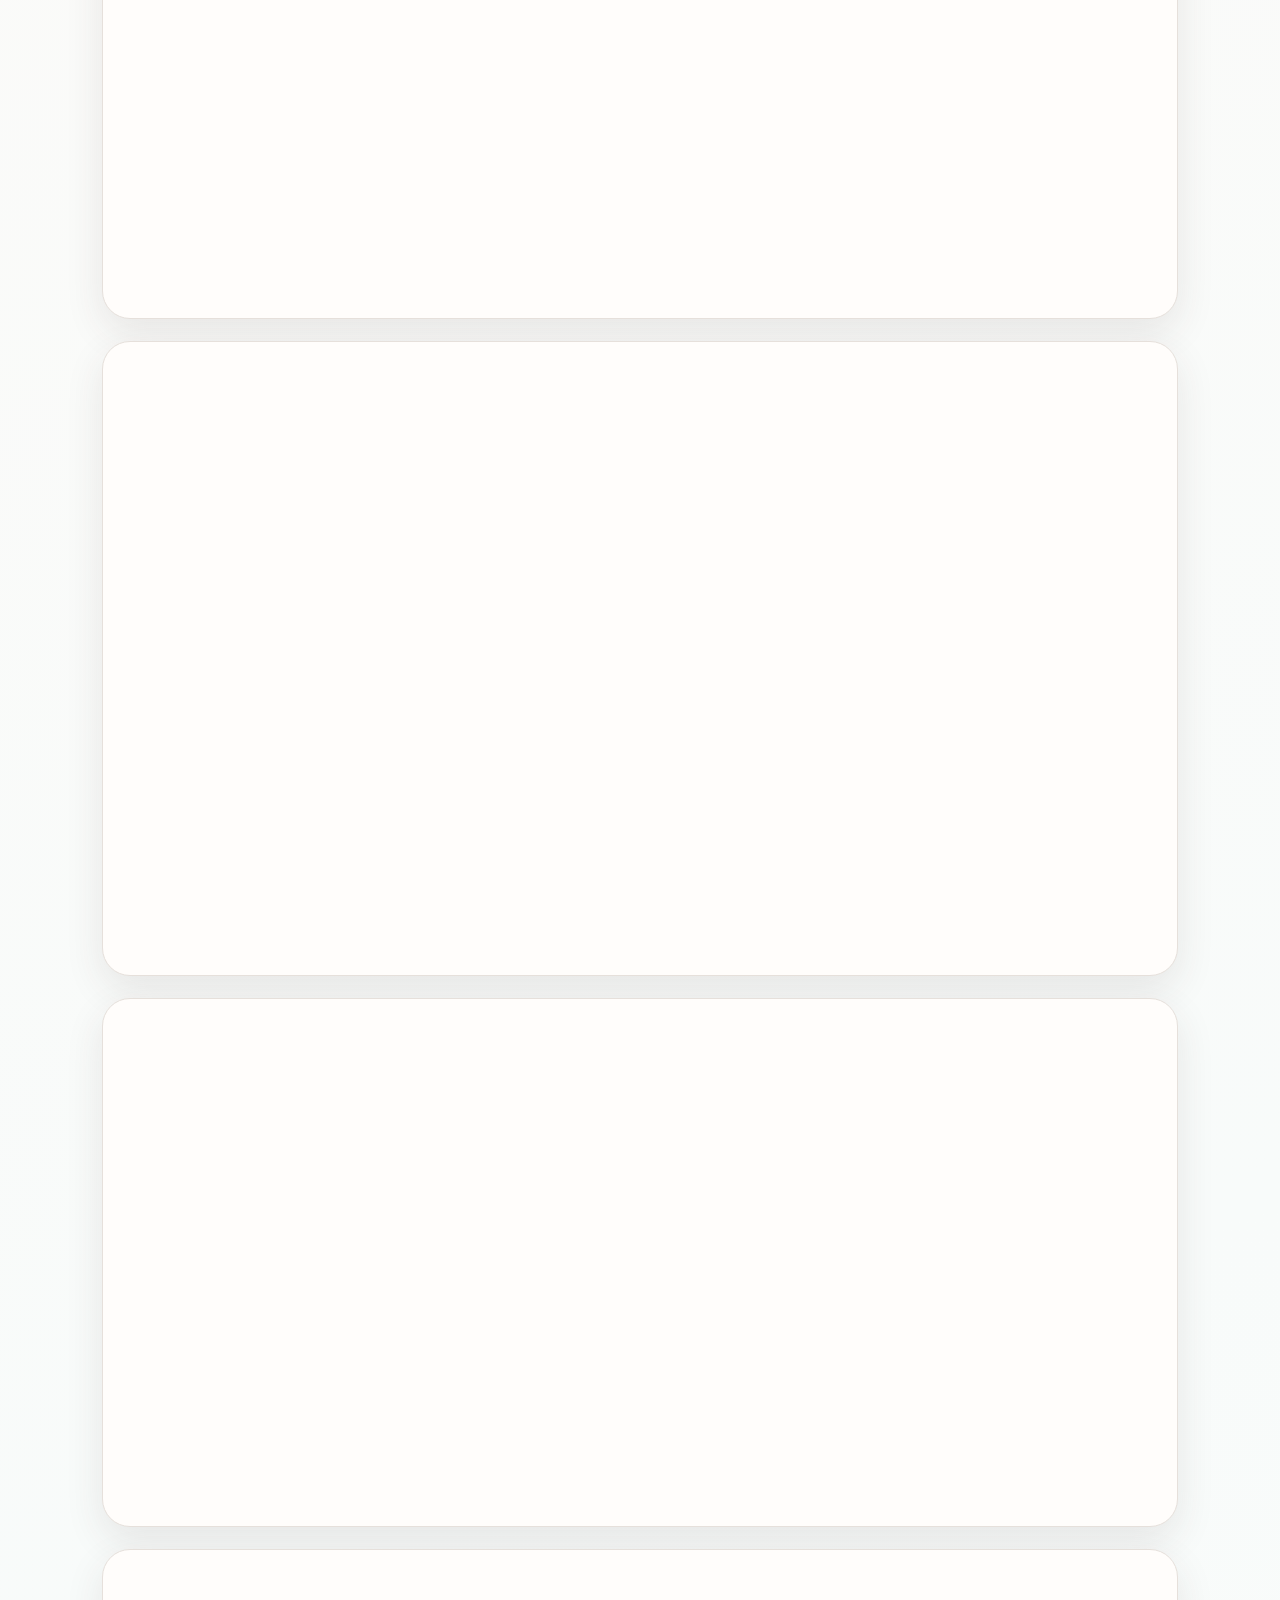
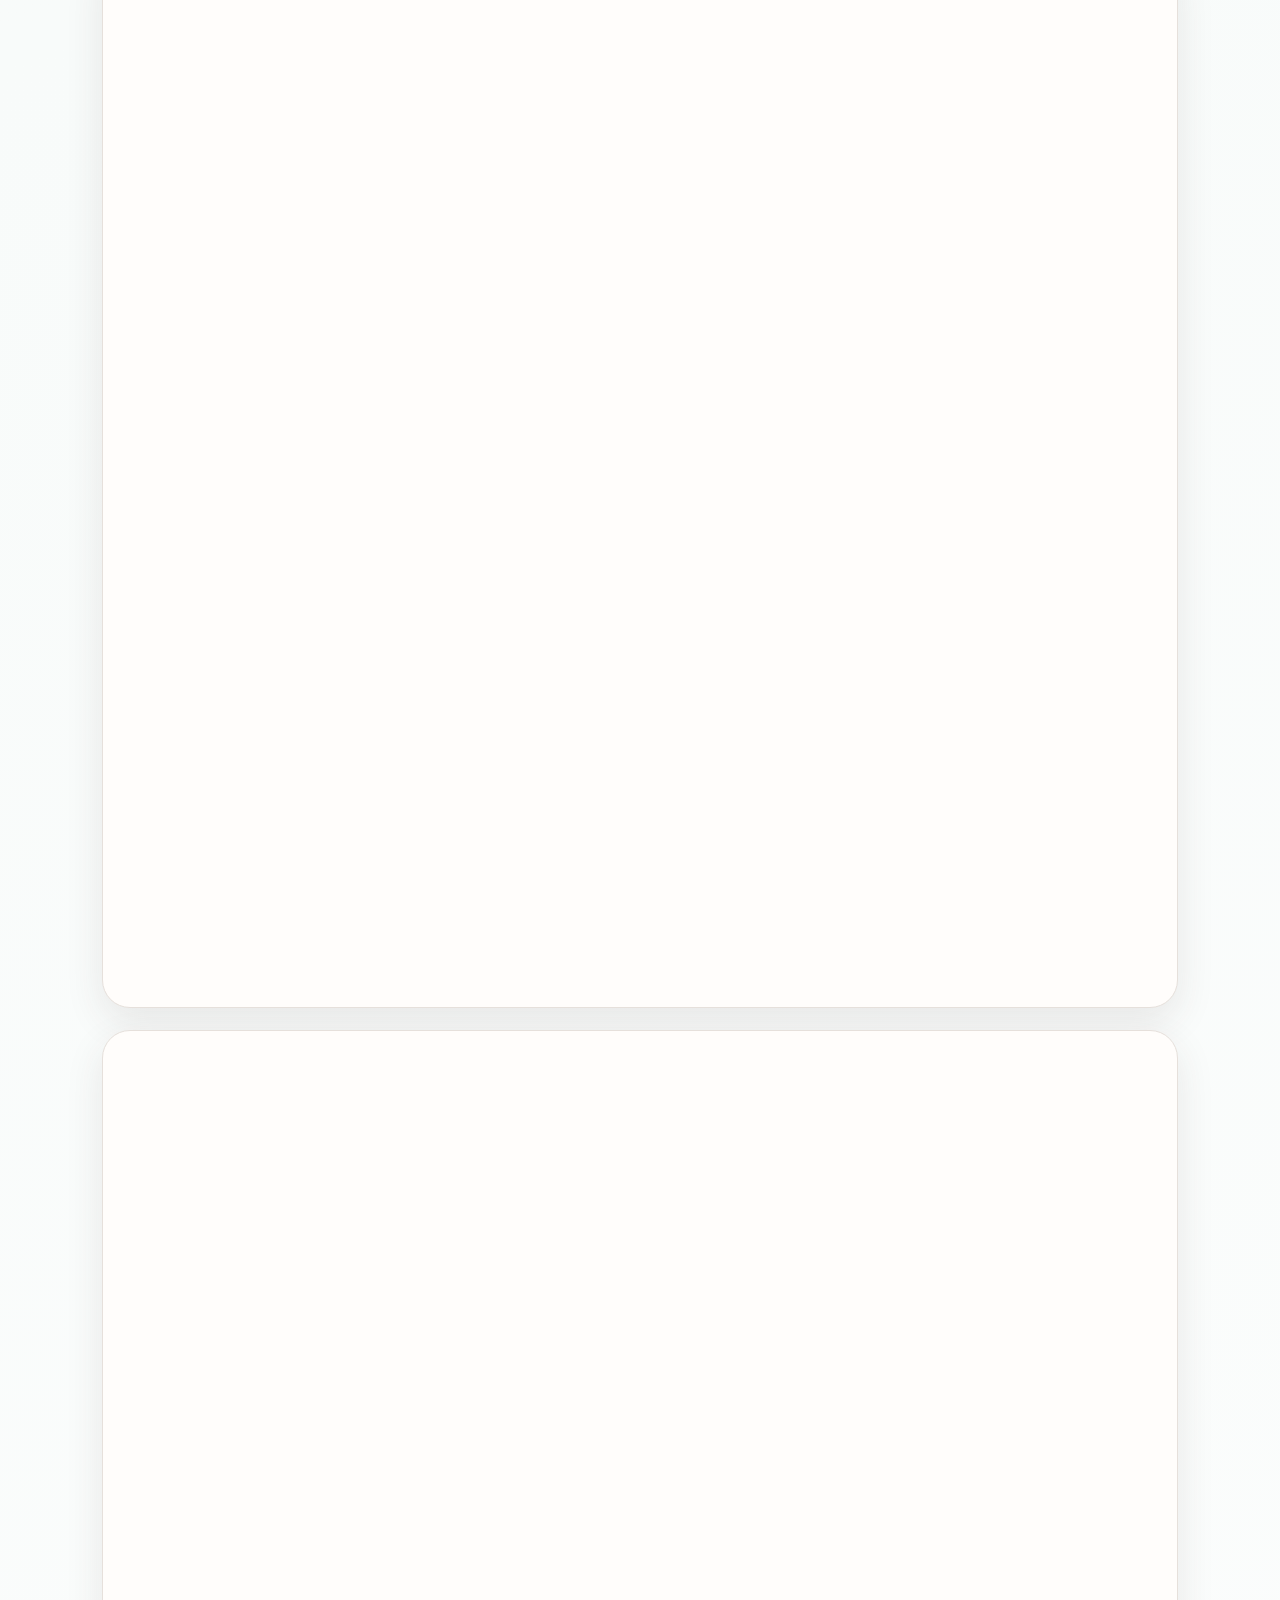
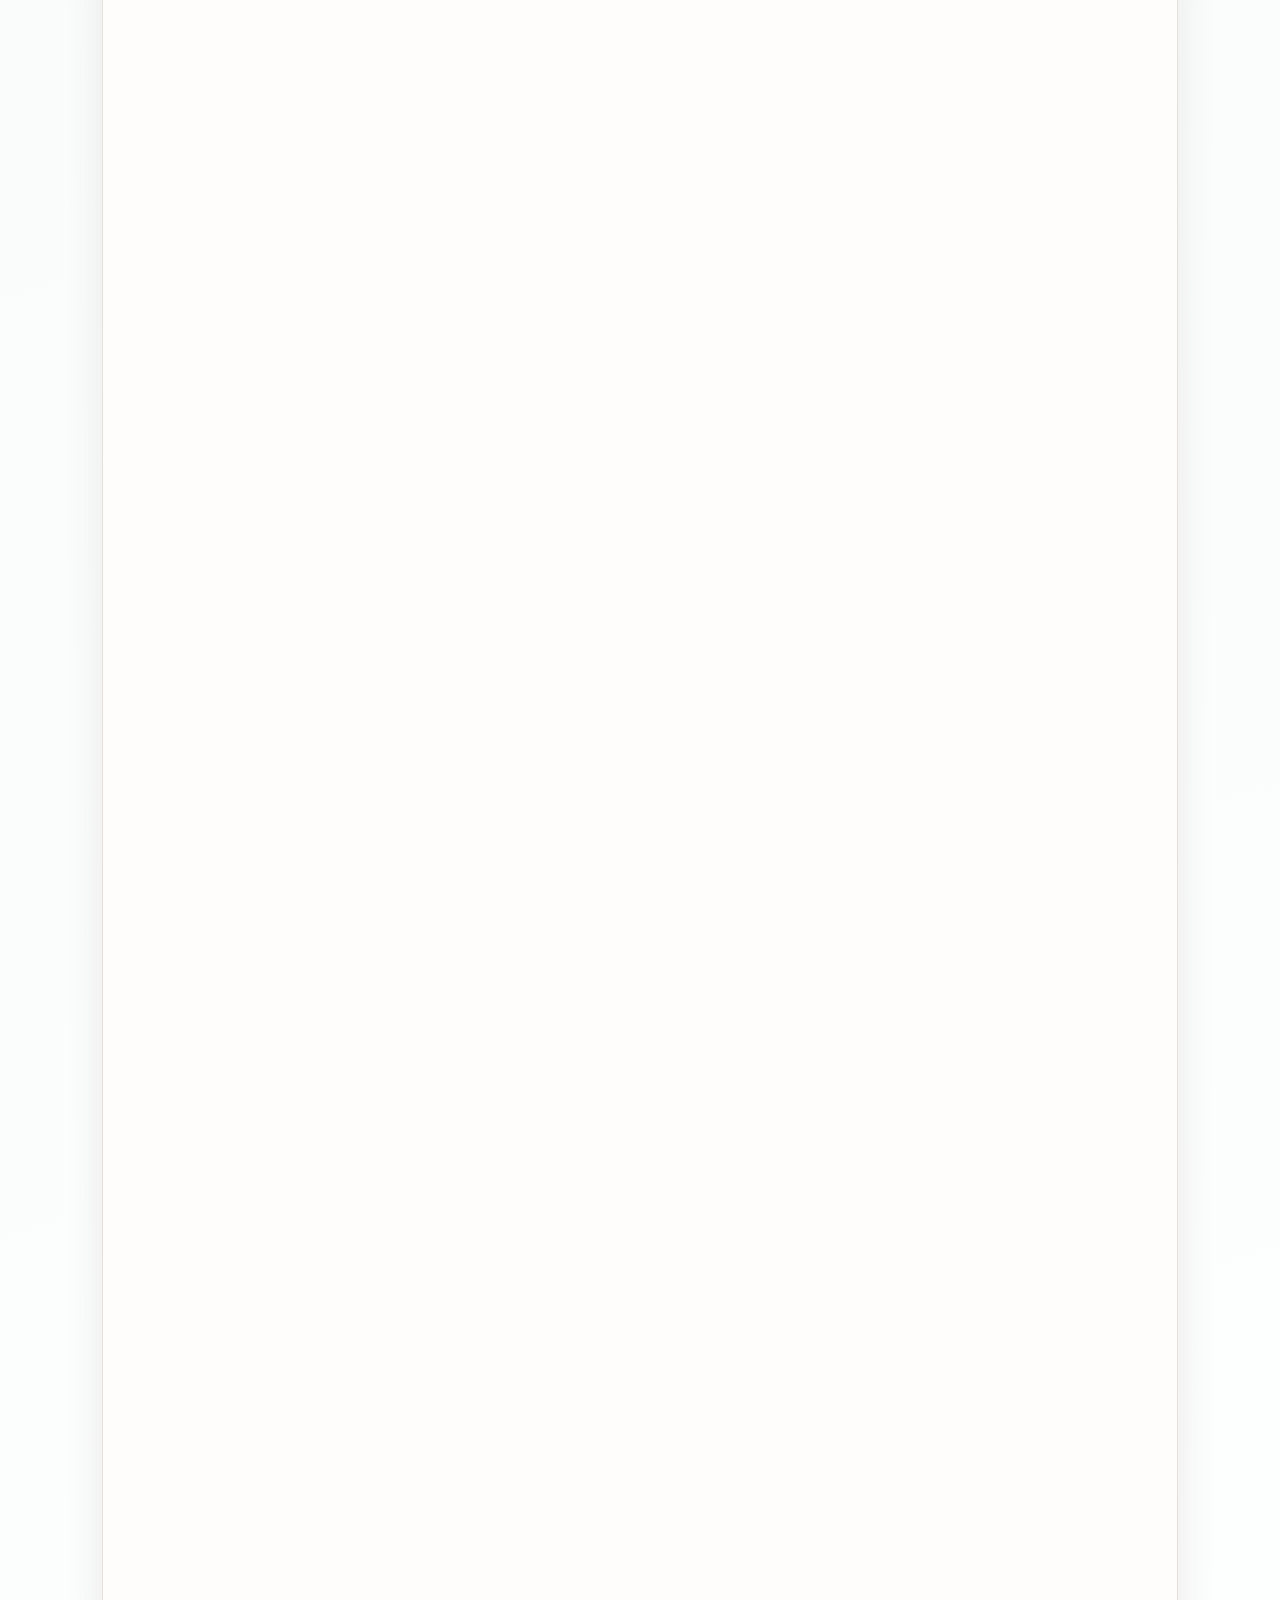
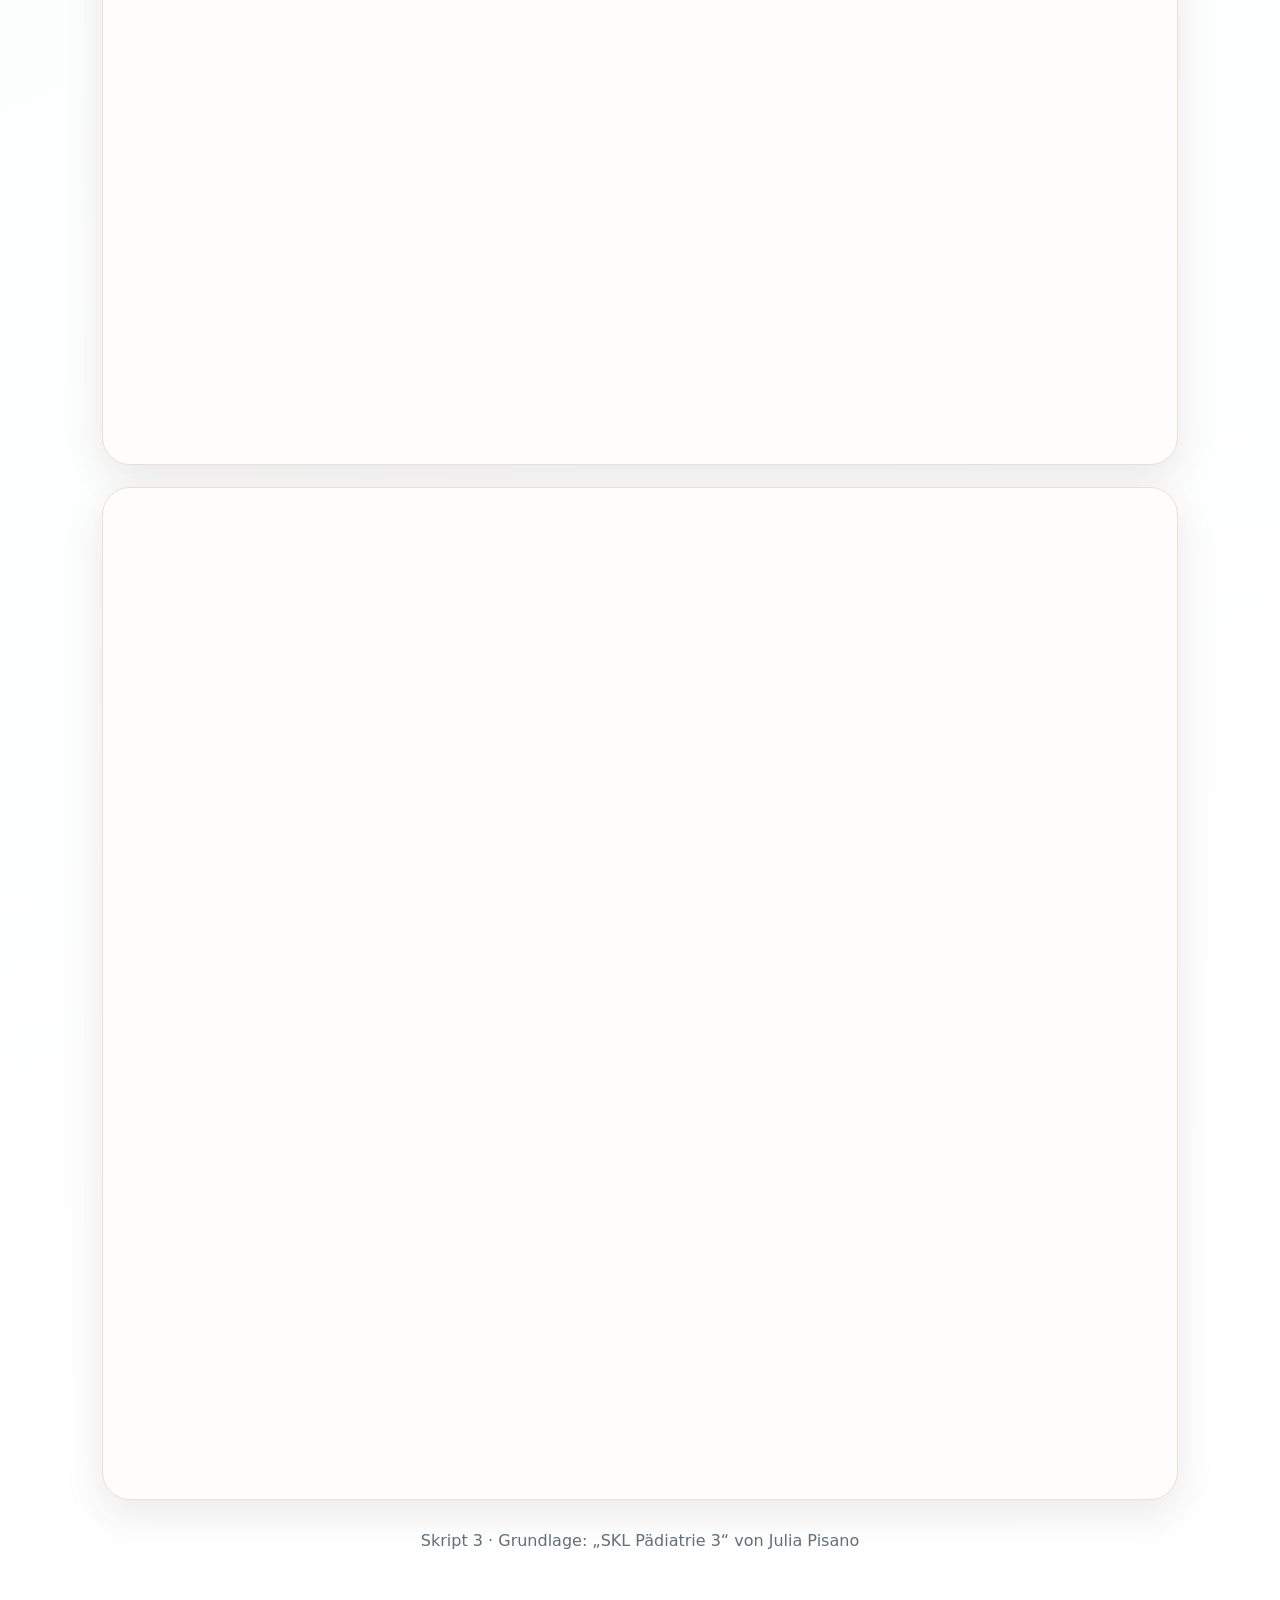
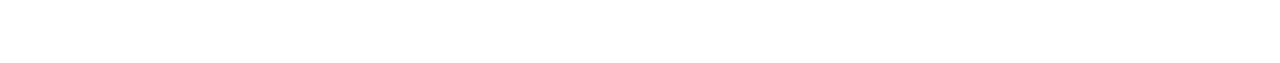
<file: paediatrie-3.html>
<!doctype html><html lang="de"><head><meta charset="utf-8"><meta name="viewport" content="width=device-width,initial-scale=1"><title>SKL – Pädiatrie · Skript 3</title><link rel="stylesheet" href="paediatrie.css"></head><body id="anfang"><div class="shell"><header class="hero"><div class="eyebrow">SKL · Pädiatrie</div><h1>Grundlage Haltung und Bewegung</h1><p class="lead">Skript 3 in Originalreihenfolge: ausgewählte frühkindliche Reaktionen, Mundmotorik, Extension/Flexion, Rotation, posturale Kontrolle und Tonus.</p><div class="course-map"><a class="part-card" href="paediatrie-1.html"><span>Skript 1</span><strong>Pränatale Entwicklung</strong></a><a class="part-card" href="paediatrie-2.html"><span>Skript 2</span><strong>Entwicklung des Kindes</strong></a><a class="part-card active" href="paediatrie-3.html"><span>Skript 3</span><strong>Haltung & Bewegung</strong><small>Auf dieser Seite</small></a><a class="part-card" href="paediatrie-4.html"><span>Skript 4</span><strong>Entwicklungsstörungen & ADHS</strong></a></div></header><nav class="page-switcher"><a href="index.html#lernplattform">← Ergo-Lern-App</a><a href="paediatrie-1.html">Skript 1</a><a href="paediatrie-2.html">Skript 2</a><a aria-current="page" href="paediatrie-3.html">Skript 3</a><a href="paediatrie-4.html">Skript 4</a></nav><div class="search-panel" role="search"><input class="course-search" type="search" placeholder="Diese Seite durchsuchen …" aria-label="Skript 3 durchsuchen"><button class="search-prev" type="button">↑</button><button class="search-next" type="button">↓</button><span class="search-count" aria-live="polite">0 Treffer</span></div><main>
<section class="chapter" id="reflexe"><div class="eyebrow">Ausgewählte frühkindliche Reflexe</div><h2>Vom frühen Reaktionsmuster zur variablen Bewegung</h2><p class="intro">Frühe automatische Reaktionen sind Teil der neurologischen Entwicklung. Mit zunehmender Reifung werden Bewegungen variabler, zielgerichteter und besser an Aufgabe und Umwelt angepasst.</p><div class="table-wrap"><table><thead><tr><th>Reaktion</th><th>Auslöser / Bild</th><th>Entwicklungsbedeutung</th></tr></thead><tbody><tr><td>Moro-Reaktion</td><td>Plötzliche Lage- oder Kopfveränderung: Arme öffnen, danach Umklammerung.</td><td>Frühe Schreck- und Schutzreaktion; nimmt in den ersten Lebensmonaten ab.</td></tr><tr><td>Palmarer Greifreflex</td><td>Druck in die Handfläche: Finger schließen.</td><td>Muss zugunsten willkürlichen Greifens zurücktreten.</td></tr><tr><td>Plantarer Greifreflex</td><td>Druck am Vorfuß: Zehen beugen.</td><td>Bleibt länger als der Handgreifreflex bestehen.</td></tr><tr><td>TLR</td><td>Kopfstellung beeinflusst globale Beuge- oder Streckmuster.</td><td>Bezug zu Tonus und Orientierung zur Schwerkraft.</td></tr><tr><td>STNR</td><td>Kopfbeugung/-streckung beeinflusst Arme und Beine gegensinnig.</td><td>Übergang in und aus dem Vierfüßler.</td></tr><tr><td>ATNR</td><td>Kopfdrehung: gesichtsseitige Gliedmaßen eher gestreckt, Hinterhauptseite eher gebeugt.</td><td>Frühes Zusammenspiel von Blick, Kopf und Extremitäten.</td></tr><tr><td>Landau-Reaktion</td><td>In Bauchschwebe werden Kopf und Rumpf aufgerichtet.</td><td>Entwicklung antigravitorischer Streckaktivität.</td></tr><tr><td>Fallschirmreaktionen</td><td>Bei drohendem Fall werden Arme zum Abfangen ausgestreckt.</td><td>Schutzreaktionen bleiben erhalten.</td></tr></tbody></table></div><div class="update"><strong>Aktualisierung:</strong> Integrationsalter werden in Literatur und Untersuchungsmethode unterschiedlich angegeben. Ein einzelner vermeintlich „persistierender Reflex“ erklärt keine komplexe Alltagsstörung wie Spiegeln von Buchstaben oder W-Sitz. Aussagen zu evolutionsbiologischen Ursprüngen und psychischen Bedeutungen (z. B. „Fallangst“) sind Hypothesen, keine gesicherte klinische Erklärung.</div></section>
<section class="chapter" id="uebungen"><div class="eyebrow">Hemmungsübungen für die Ergotherapie</div><h2>Befund, Förderung, Alltag</h2><p>Das Skript ordnet Moro, Greifreflexe, TLR, STNR, ATNR, Landau und Fallschirmreaktion jeweils nach Befund, Übung und Alltagsbeispiel. Die genannten Aktivitäten – etwa Stern/Fisch, Vierfüßler, Überkreuzbewegungen oder Pezziball – können Bewegungsvariation, Kraft, Gleichgewicht und Körpererfahrung anbieten.</p><div class="ergo callout"><strong>Ergotherapie-Bezug:</strong> Nicht der Reflexname ist das Therapieziel. Zuerst wird eine relevante Betätigung bestimmt, zum Beispiel am Tisch sitzen, Jacke schließen oder sicher klettern. Danach wird geprüft, welche Körperfunktionen, Aufgabenmerkmale und Umweltfaktoren die Ausführung beeinflussen. Übungen werden nur eingesetzt, wenn ihr Übertrag in diese Betätigung nachvollziehbar ist.</div><div class="extra"><strong>Zusatzwissen:</strong> Eine strukturierte Beobachtung sollte spontane Bewegung, Symmetrie, Variabilität, Gleichgewicht, Ausdauer, Aufmerksamkeit und tatsächliche Alltagsleistung einschließen. Provokationstests allein reichen nicht.</div></section>
<section class="chapter" id="mundmotorik"><div class="eyebrow">Grundlagen Haltung und Bewegung</div><h2>Mundmotorik</h2><p class="intro">Der Mundraum verbindet Nahrungsaufnahme, Schutz, Sensorik, Atmung, Lautbildung, Sprache und Mimik.</p><div class="grid"><div class="card"><h4>Frühe Funktionen</h4><p>Hinwendung, Mundöffnung, Saugen, Schlucken und Würgen sichern zunächst Nahrungsaufnahme und Schutz.</p></div><div class="card"><h4>Willkürlichere Kontrolle</h4><p>Mit stabilerer Kopfkontrolle, Kiefer- und Zungenbewegung werden Kauen, Trinken aus unterschiedlichen Gefäßen und Lautbildung differenzierter.</p></div><div class="card"><h4>Sensorische Erkundung</h4><p>Hände und Gegenstände werden zum Mund geführt; Form, Textur und Temperatur werden erkundet.</p></div><div class="card"><h4>Kommunikation</h4><p>Atem, Stimme, Artikulation und Mimik greifen ineinander.</p></div></div><div class="update"><strong>Aktualisierung:</strong> Die vier klassischen Geschmacksqualitäten werden heute mindestens um <em>umami</em> ergänzt. Geschmack wird über mehrere Hirnnerven vermittelt; Mundmotorik und Essen sollten interprofessionell betrachtet werden, besonders bei Aspirationsverdacht.</div></section>
<section class="chapter" id="bewegung"><div class="eyebrow">Extension / Flexion · Rotation</div><h2>Bausteine variabler Bewegung</h2><div class="grid"><div class="card"><h4>Flexion</h4><p>Beugung bringt Körperteile zusammen, unterstützt Mittellinienorientierung und Anpassung.</p></div><div class="card"><h4>Extension</h4><p>Streckung ermöglicht Aufrichtung gegen die Schwerkraft und erweitert den Handlungsraum.</p></div><div class="card"><h4>Rotation</h4><p>Drehbewegungen zwischen Körperabschnitten ermöglichen Drehen, Übergänge, Reichbewegungen und Gehen.</p></div><div class="card"><h4>Zusammenspiel</h4><p>Alltagsbewegung benötigt dosierten Wechsel, nicht eine dauerhaft „richtige“ Haltung.</p></div></div><div class="callout"><strong>Merke:</strong> Entwicklung führt von eher globalen Mustern zu selektiveren, anpassungsfähigen Bewegungen.</div></section>
<section class="chapter" id="postural"><div class="eyebrow">Posturale Kontrolle</div><h2>Stabil genug, beweglich genug</h2><p>Posturale Kontrolle richtet den Körper zur Schwerkraft und zur Aufgabe aus. Sie verbindet Orientierung und Stabilität mit antizipatorischen und reaktiven Anpassungen.</p><div class="flow"><div class="step">Sensorische Information</div><div class="step">Aufgabe + Umwelt</div><div class="step">Tonusregulation</div><div class="step">Haltungsanpassung</div><div class="step">gezielte Handlung</div></div><div class="extra"><strong>Zusatzwissen:</strong> Sehen, Vestibularsystem und somatosensorische Information werden situationsabhängig gewichtet. Auf weichem Untergrund oder im Dunkeln muss das System andere Informationen stärker nutzen.</div></section>
<section class="chapter" id="tonus"><div class="eyebrow">Tonus</div><h2>Regulierbare Muskelspannung</h2><p>Muskeltonus ist der veränderliche Spannungszustand der Muskulatur. Er wird durch Nervensystem, Körperposition, Emotion, Anstrengung, Schmerz, Aufgabe und Umwelt mitbestimmt.</p><div class="grid"><div class="card"><h4>Hypoton</h4><p>Verminderter Widerstand bzw. geringe Halteaktivität; möglich sind rasche Ermüdung und kompensatorisches Fixieren.</p></div><div class="card"><h4>Hyperton</h4><p>Erhöhte Muskelspannung; sie kann Beweglichkeit, Selektivität und Effizienz einschränken.</p></div><div class="card"><h4>Spastik</h4><p>Geschwindigkeitsabhängige Zunahme des Dehnungswiderstands als Teil eines oberen Motoneuronsyndroms.</p></div><div class="card"><h4>Alltagsblick</h4><p>Entscheidend ist, wie sich Tonus auf Sitzen, Greifen, Essen, Anziehen, Spielen und Ausdauer auswirkt.</p></div></div><div class="case"><strong>Fallbeispiel:</strong> Ein fünfjähriges Kind stützt beim Malen den Kopf ab, wechselt häufig die Position und vermeidet Klettergeräte.</div><div class="answer"><strong>Musterlösung:</strong> Die Beobachtungen können auf Schwierigkeiten mit posturaler Ausdauer, Kraft, Gleichgewicht oder Bewegungsplanung hinweisen, beweisen aber keinen „persistierenden Reflex“. Nötig sind betätigungsbezogene Anamnese, Beobachtung in mehreren Situationen und gegebenenfalls standardisierte Befunde. Ziele können bequemeres Malen und sichere Teilnahme am Spielplatz sein.</div><div class="summary"><strong>Das musst du können:</strong> Frühe Reaktionen beschreiben; Schutzreaktionen abgrenzen; Mundmotorik, Flexion, Extension, Rotation, posturale Kontrolle und Tonus erklären; von Befunden begründet zu Betätigungszielen ableiten.</div></section>
<section class="chapter deep-dive" id="vertiefte-lernfassung"><div class="eyebrow">Skript 3 · vertiefte Lernfassung</div><h2>Haltung und Bewegung verstehen</h2>
<h3>Frühe Reaktionen sind Ausgangspunkte, keine fertigen Fähigkeiten</h3><p>Ein Neugeborenes verfügt über automatische Reaktionsmuster, weil willkürliche Kontrolle und posturale Anpassung noch unreif sind. Im Entwicklungsverlauf werden diese Muster nicht einfach „gelöscht“. Sie werden von differenzierteren Netzwerken überlagert und in variable Bewegung eingebunden. Auffällig ist daher nicht nur, ob eine Reaktion auslösbar ist, sondern ob sie spontane, altersgemäße Handlung tatsächlich begrenzt.</p>
<div class="table-wrap"><table><thead><tr><th>Reaktion</th><th>Typisches Bild</th><th>Worauf in Handlung achten?</th></tr></thead><tbody><tr><td>Moro</td><td>Öffnen und anschließendes Zusammenführen der Arme bei plötzlicher Lageänderung.</td><td>Übermäßige Schreckhaftigkeit nur im Gesamtkontext von Regulation und Sensorik bewerten.</td></tr><tr><td>Palmarer Greifreflex</td><td>Finger schließen sich bei Druck auf die Handfläche.</td><td>Kann das Kind willkürlich öffnen, greifen, loslassen und unterschiedlich dosieren?</td></tr><tr><td>ATNR</td><td>Kopfdrehung beeinflusst Streckung und Beugung der Gliedmaßen.</td><td>Kann das Kind Blick und Hand unabhängig koordinieren und die Mittellinie überkreuzen?</td></tr><tr><td>STNR</td><td>Kopfbewegung verändert Arm- und Beinstellung gegensinnig.</td><td>Bleibt der Rumpf beim Vierfüßler, Klettern oder Blickwechsel ausreichend stabil?</td></tr><tr><td>Fallschirmreaktion</td><td>Arme werden bei drohendem Fall zum Schutz ausgestreckt.</td><td>Kann das Kind sich sicher abfangen und Bewegungsrisiken einschätzen?</td></tr></tbody></table></div>
<div class="update"><strong>Fachliche Einordnung:</strong> Alltagsmerkmale wie W-Sitz, Zehengang, Buchstabenspiegeln oder geringe Konzentration sind unspezifisch. Sie dürfen nicht automatisch einem einzelnen persistierenden Reflex zugeschrieben werden.</div>
<h3>Übungen brauchen ein begründetes Ziel</h3><p>Stern-Fisch, Überkreuzbewegungen, Vierfüßleraktivitäten oder Übungen auf dem Pezziball können Kraft, Koordination, Gleichgewicht und Bewegungsvariation fördern. Ihre Wirkung wird aber an einer vorher vereinbarten Betätigung geprüft. Wird das Anziehen leichter? Sitzt das Kind beim Essen ausdauernder? Traut es sich auf dem Spielplatz mehr zu? Ohne diesen Transfer bleibt die Übung Selbstzweck.</p>
<h3>Mundmotorik: Überleben, Erkunden und Kommunikation</h3><p>Hinwendung, Saugen, Schlucken und Würgereaktion sichern früh Nahrungsaufnahme und Schutz. Mit besserer Kopf- und Rumpfkontrolle werden Kiefer und Zunge beweglicher; Kauen und die Verarbeitung verschiedener Konsistenzen entwickeln sich. Das Erkunden mit dem Mund liefert intensive Tast- und Forminformationen. Atmung, Stimme, Zunge, Lippen und Kiefer bilden zugleich die Grundlage der Laut- und Sprachproduktion.</p>
<div class="ergo callout"><strong>Sicherheitsaspekt:</strong> Husten, häufiges Verschlucken, eine „feuchte“ Stimme, Atemprobleme oder unzureichende Gewichtszunahme erfordern interprofessionelle Abklärung. Essenstraining darf Aspirationsrisiken nicht übersehen.</div>
<h3>Flexion, Extension und Rotation arbeiten zusammen</h3><p>Flexion ermöglicht Zusammenführen und Anpassung; Extension schafft Aufrichtung und Reichweite. Rotation erlaubt, Körperabschnitte gegeneinander zu bewegen. Dadurch kann ein Kind rollen, sich aufsetzen, beim Gehen den Rumpf mitschwingen lassen oder mit einer Hand stabilisieren, während die andere handelt. Gute Bewegung bedeutet nicht maximale Stabilität, sondern passend dosierte Stabilität und Beweglichkeit.</p>
<h3>Posturale Kontrolle</h3><p>Posturale Kontrolle hält den Körper nicht starr. Sie richtet ihn zur Schwerkraft, Unterlage, Aufgabe und erwarteten Bewegung aus. Antizipatorische Anpassungen bereiten den Körper vor, bevor eine Handlung beginnt. Reaktive Anpassungen fangen unerwartete Störungen ab. Visuelle, vestibuläre und somatosensorische Informationen werden dabei abhängig von der Situation gewichtet.</p>
<div class="flow"><div class="step">Situation wahrnehmen</div><div class="step">Bewegung vorbereiten</div><div class="step">Schwerpunkt kontrollieren</div><div class="step">Handlung ausführen</div><div class="step">Fehler anpassen</div></div>
<h3>Tonus im Alltag beurteilen</h3><p>Tonus ist veränderlich. Hypotonie kann sich als geringe Halteausdauer, verzögerte Aktivierung oder starkes Abstützen zeigen. Erhöhter Tonus kann selektive Bewegung und Reichweite einschränken. Spastik bezeichnet dabei eine geschwindigkeitsabhängige Widerstandszunahme und ist nicht mit jeder erhöhten Spannung gleichzusetzen. Stress, Schmerz und Anstrengung verändern den beobachteten Tonus zusätzlich.</p>
<div class="case"><strong>Fall:</strong> Ein Kind rutscht beim Schreiben nach vorn und stützt den Kopf ab.</div><div class="answer"><strong>Einordnung:</strong> Möglich sind geringe posturale Ausdauer, unpassende Tischhöhe, hohe graphomotorische Anforderung, Sehprobleme, Müdigkeit oder Aufmerksamkeitsfaktoren. Die Beobachtung ist Ausgangspunkt einer Hypothese, noch keine Diagnose. Arbeitsplatz, Aufgabe und Körperfunktion werden gemeinsam geprüft.</div>
<div class="summary"><strong>Klausurkern:</strong> Reaktion oder Körperfunktion beschreiben → Bedeutung für Haltung und Bewegung erklären → konkrete Alltagsauswirkung nennen → betätigungsorientierte Maßnahme begründen.</div></section>
<section class="chapter" id="hand-und-basissinne"><div class="eyebrow">Weitere Grundlagen aus Skript 3</div><h2>Hand, Graphomotorik und Basissinne</h2><h3>Von Schulterstabilität zur differenzierten Hand</h3><p>Gezielter Handgebrauch benötigt eine ausreichend anpassungsfähige Haltung von Rumpf und Schulter. Handgelenk, Finger und Daumen müssen stabilisieren und zugleich selektiv bewegen können. Hand-Hand-Koordination verteilt unterschiedliche Rollen, etwa Papier halten und schneiden. Auge-Hand-Koordination führt die Bewegung visuell. Händigkeit entwickelt sich schrittweise und sollte nicht erzwungen werden.</p><h3>Graphomotorik</h3><p>Schreiben verbindet Sitzhaltung, Schulter-Arm-Führung, Handgelenksstabilität, Fingerbeweglichkeit, Daumenopposition, Kraftdosierung, taktil-propriozeptive Rückmeldung, Blickführung und sprachliche Zuordnung von Laut und Zeichen. Eine ungewöhnliche Stifthaltung ist nur dann problematisch, wenn sie Schmerz, Ermüdung, geringe Lesbarkeit oder zu langsames Arbeiten verursacht.</p><h3>Taktiles System</h3><p>Das taktile System meldet Berührung, Druck, Temperatur und Schmerz. Schutzsensibilität warnt vor Gefahr; diskriminative Wahrnehmung hilft, Ort und Eigenschaften einer Berührung zu unterscheiden. Für Körpergrenzen, Sicherheit, Werkzeuggebrauch und geschicktes Greifen sind beide Funktionen wichtig. Über- oder Unterreaktionen müssen in konkreten Alltagssituationen beschrieben werden.</p><h3>Vestibuläres und propriozeptives System</h3><p>Vestibuläre Informationen melden Lage und Beschleunigung des Kopfes. Propriozeptive Informationen aus Muskeln, Sehnen und Gelenken unterstützen Stellungssinn und Kraftdosierung. Zusammen tragen sie zu Gleichgewicht, Blickstabilisierung und posturaler Kontrolle bei. Verhalten wie Bewegungssuche oder Bewegungsvermeidung ist eine Beobachtung, aber noch keine eigenständige Diagnose.</p></section>
</main><div class="footer">Skript 3 · Grundlage: „SKL Pädiatrie 3“ von Julia Pisano</div></div><a class="back-to-top" href="#anfang">↑ Zum Anfang</a><script src="paediatrie.js"></script></body></html>
</file>
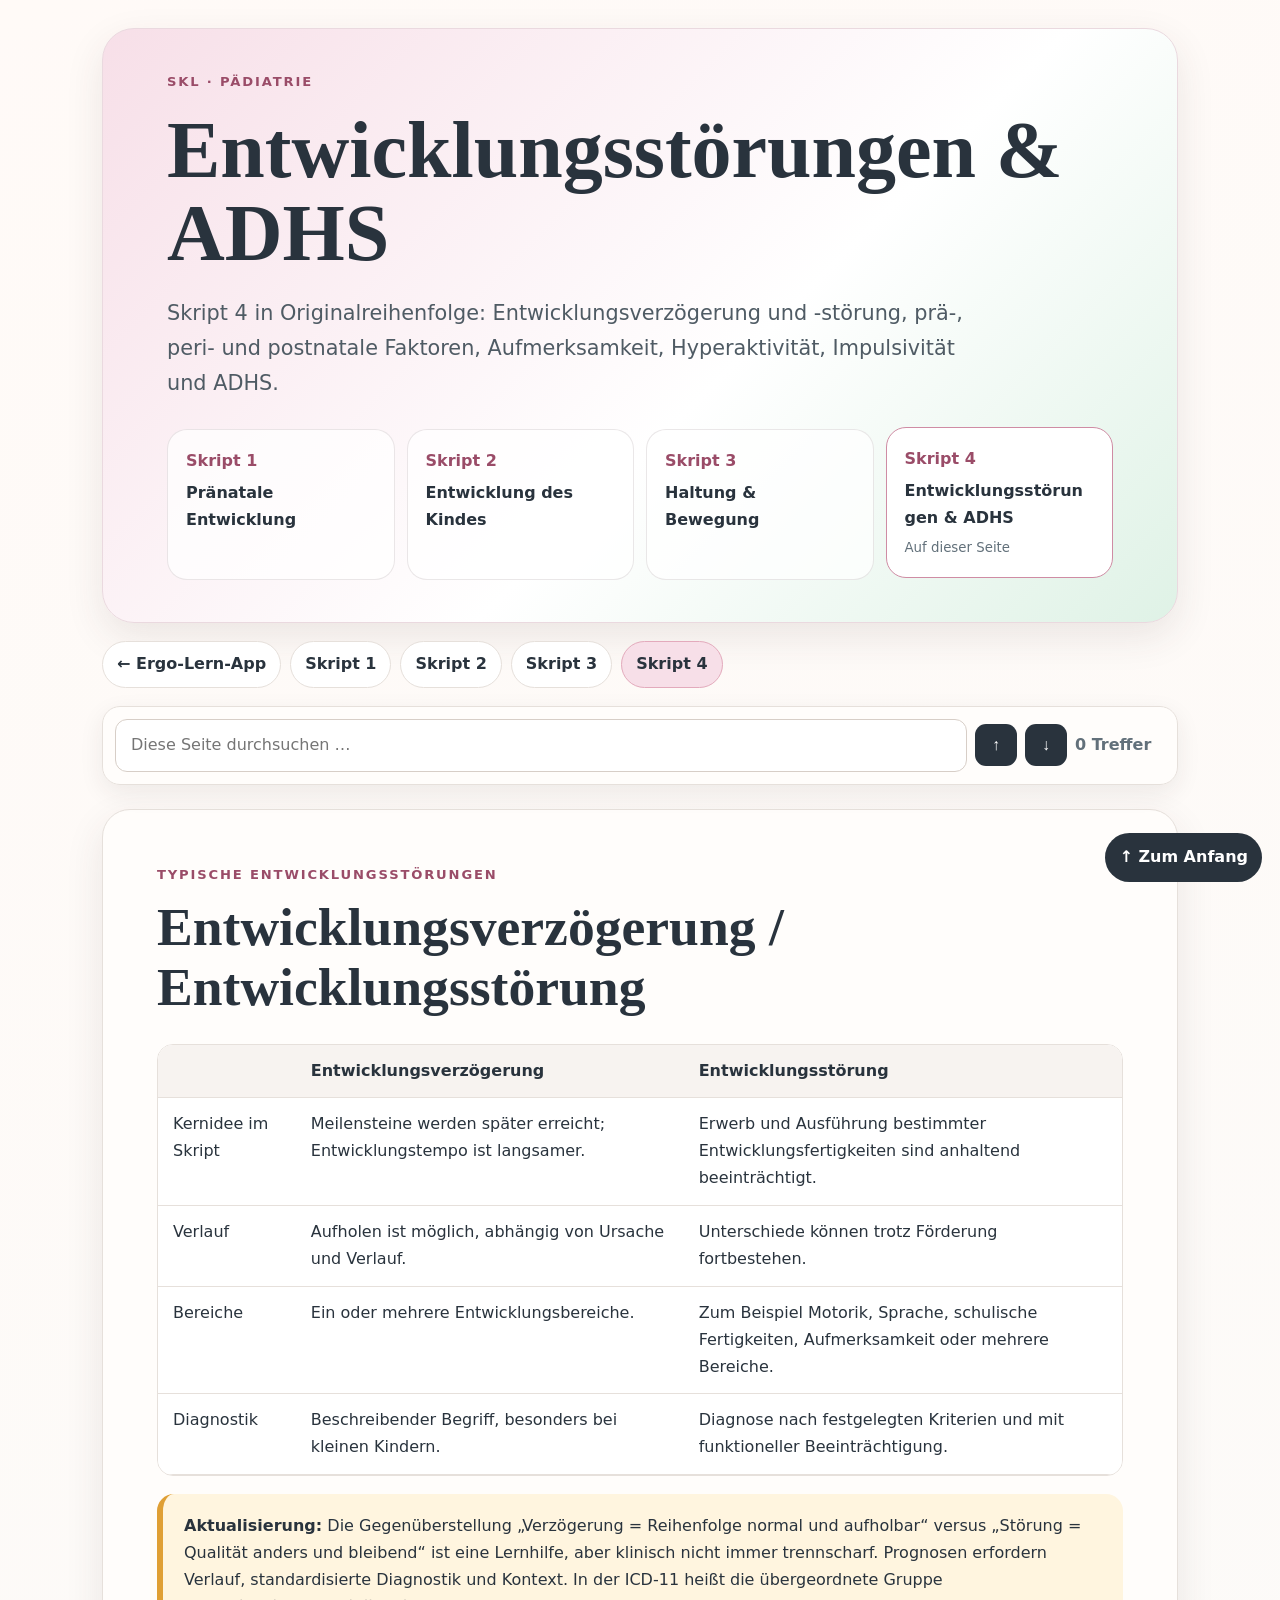
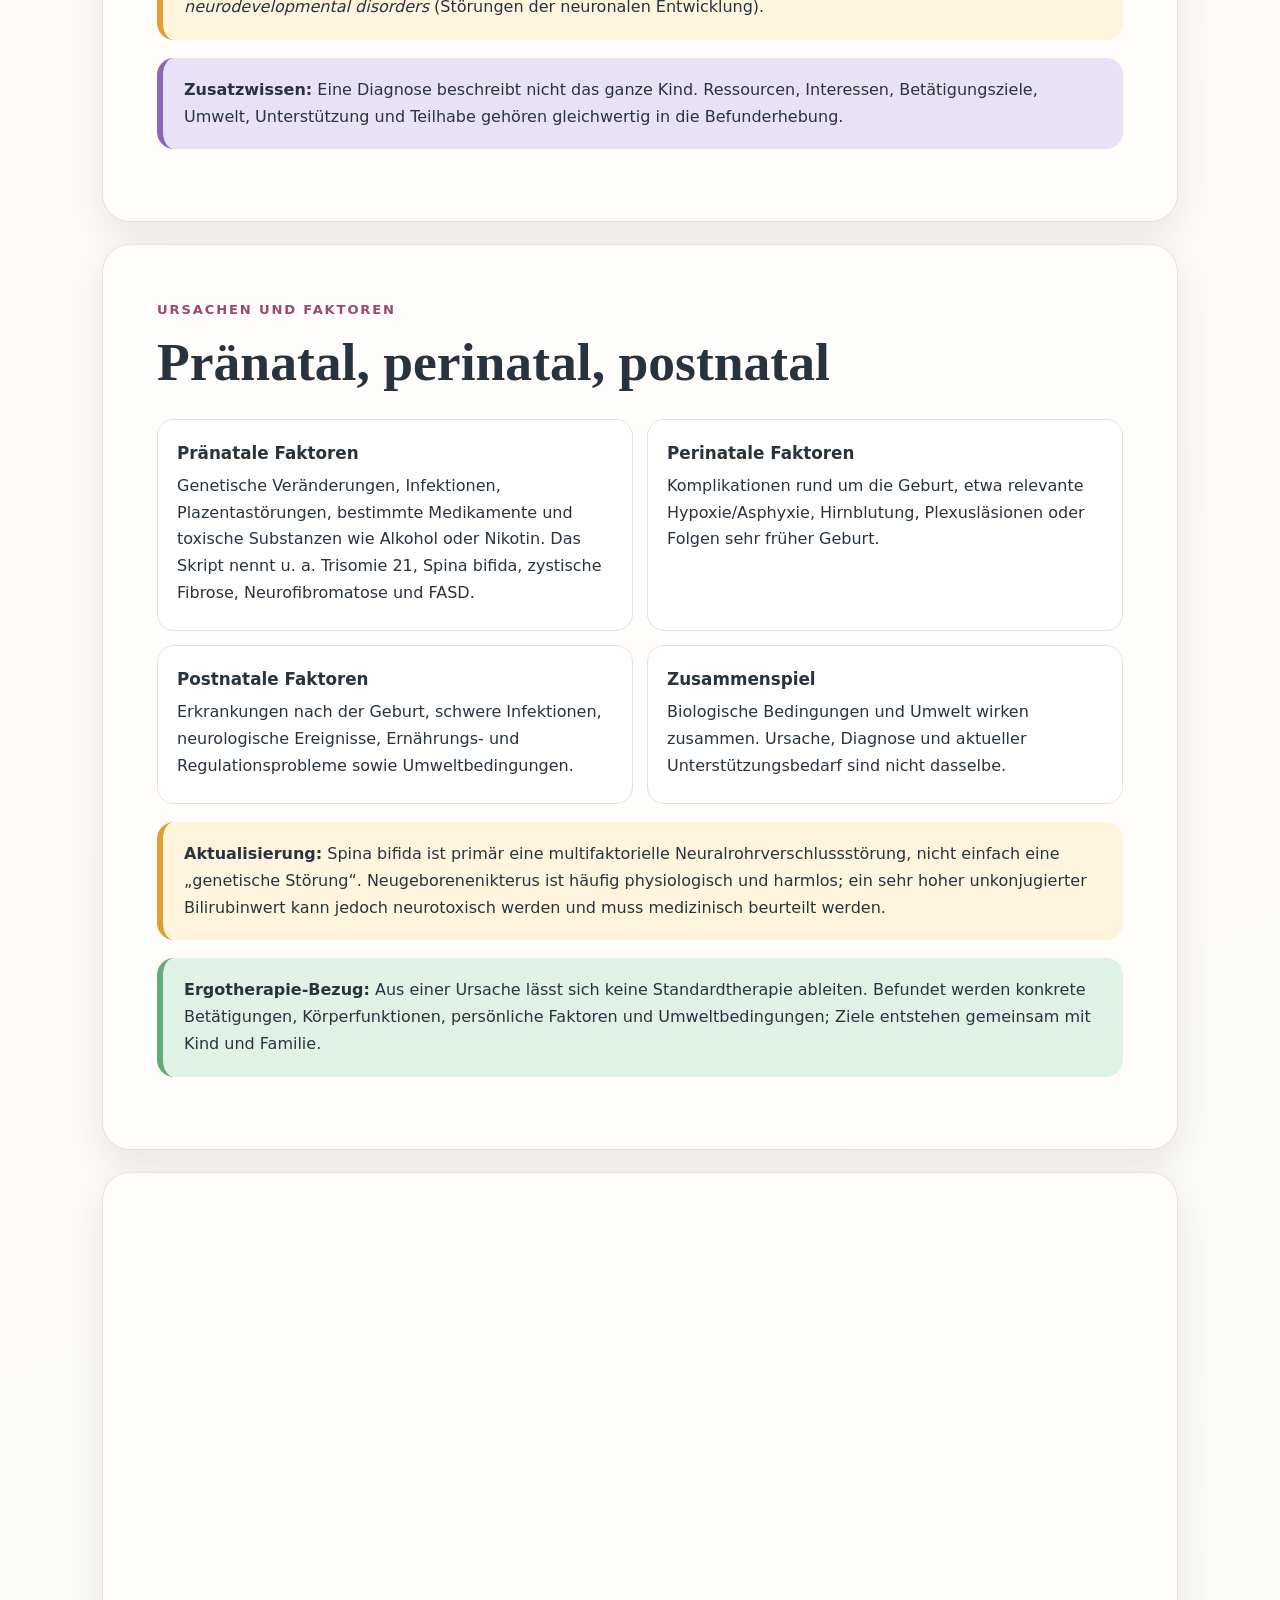
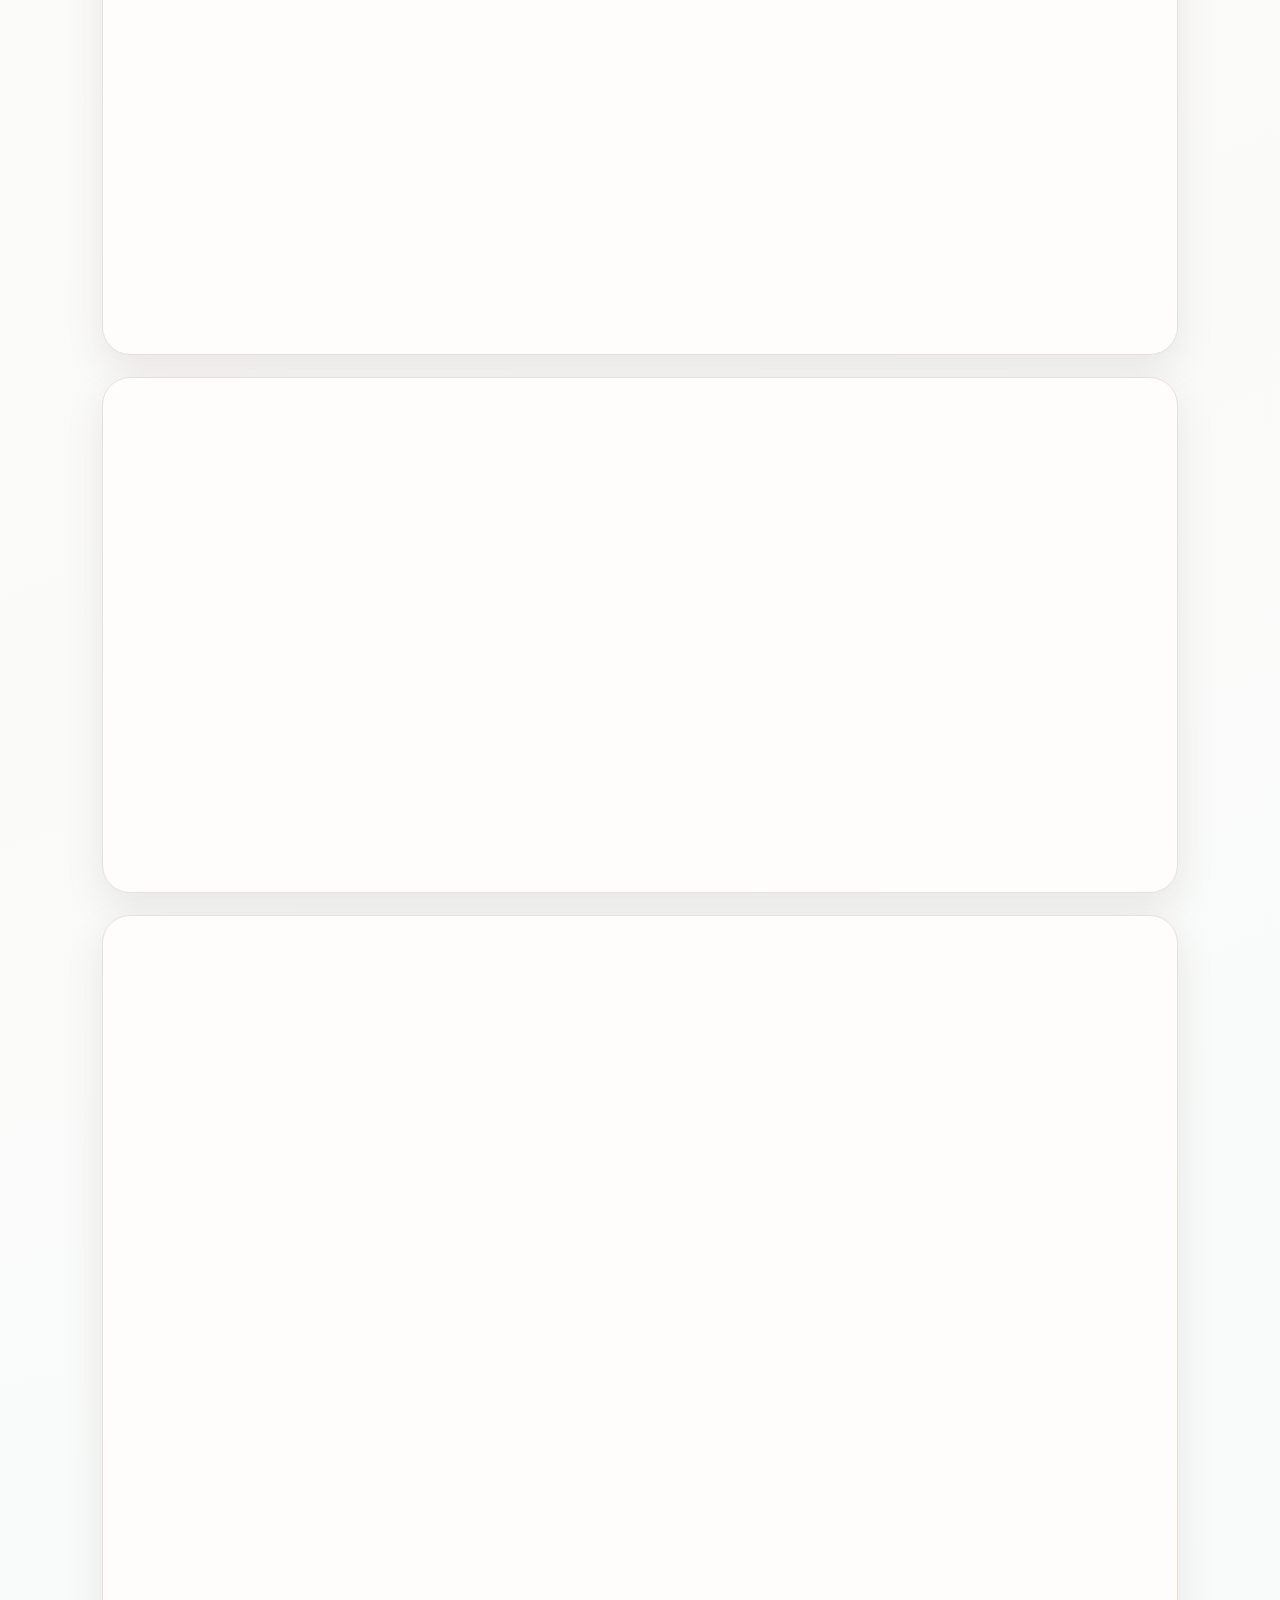
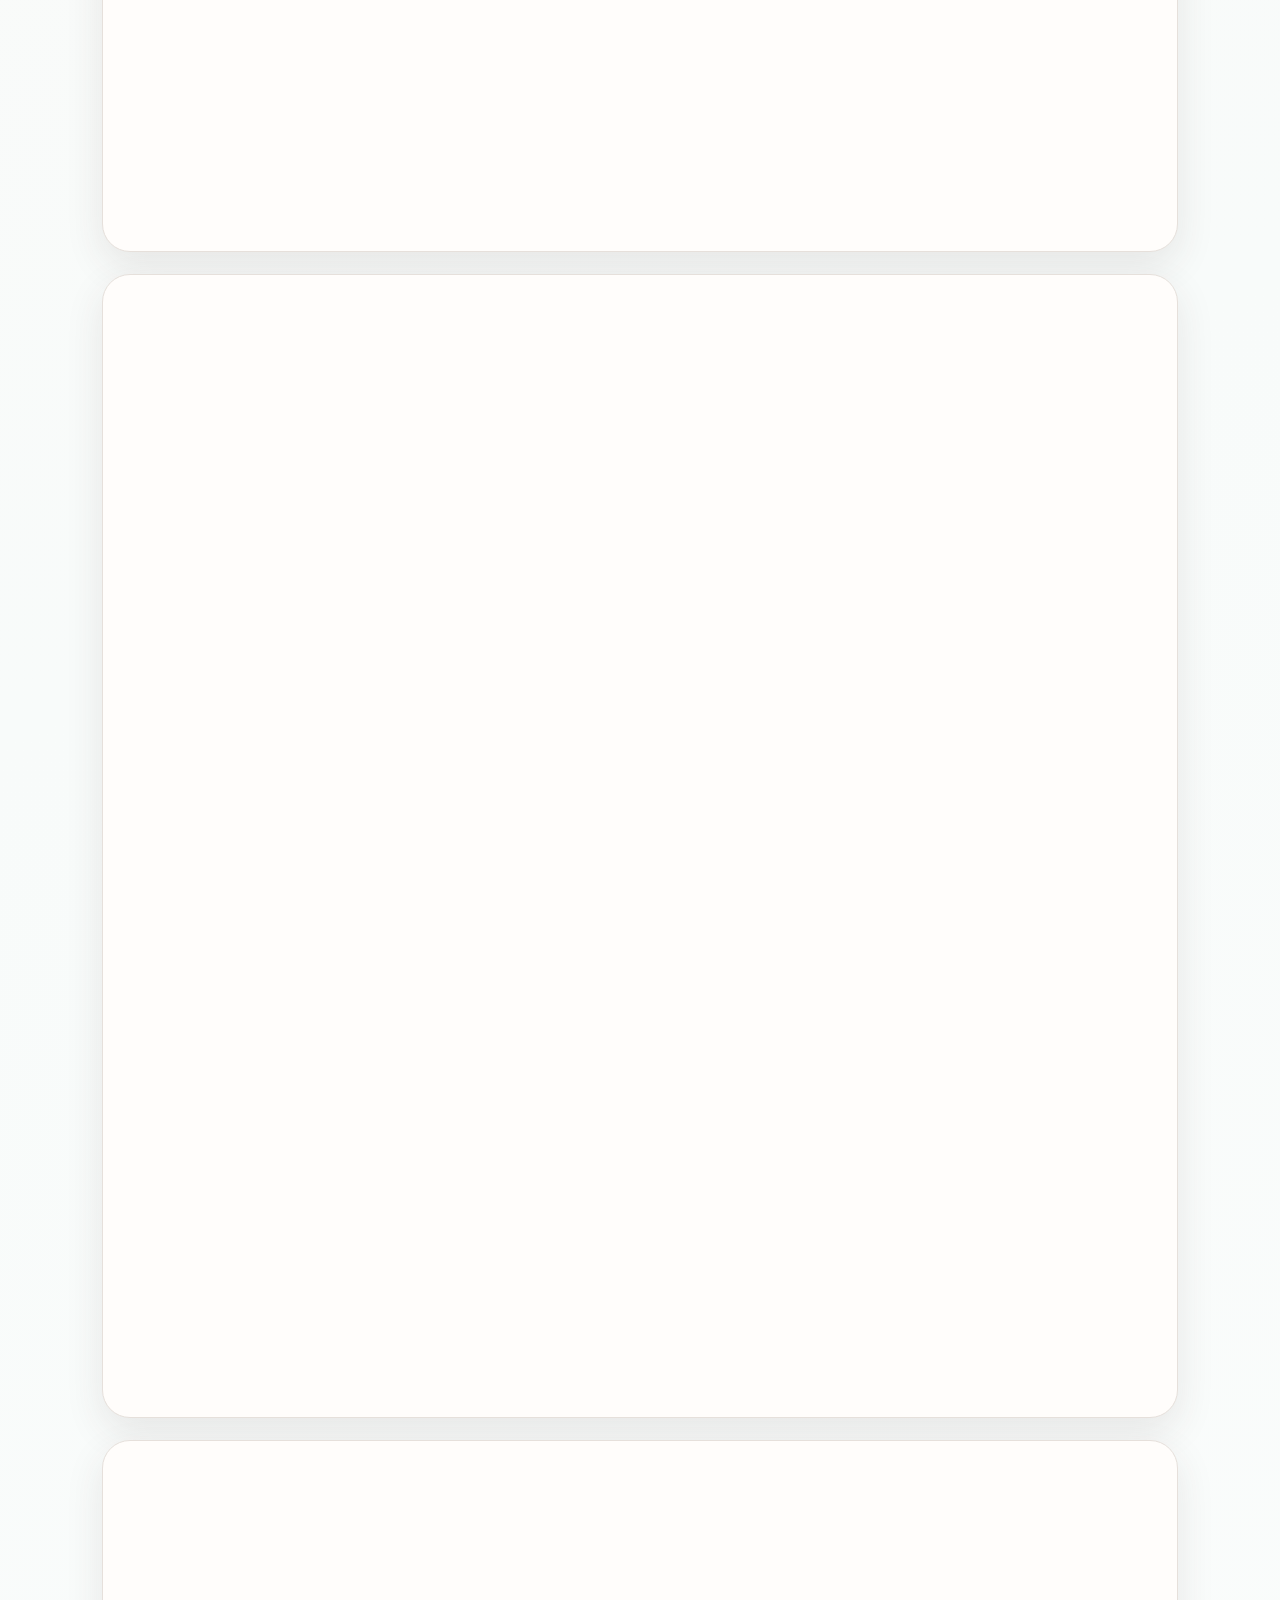
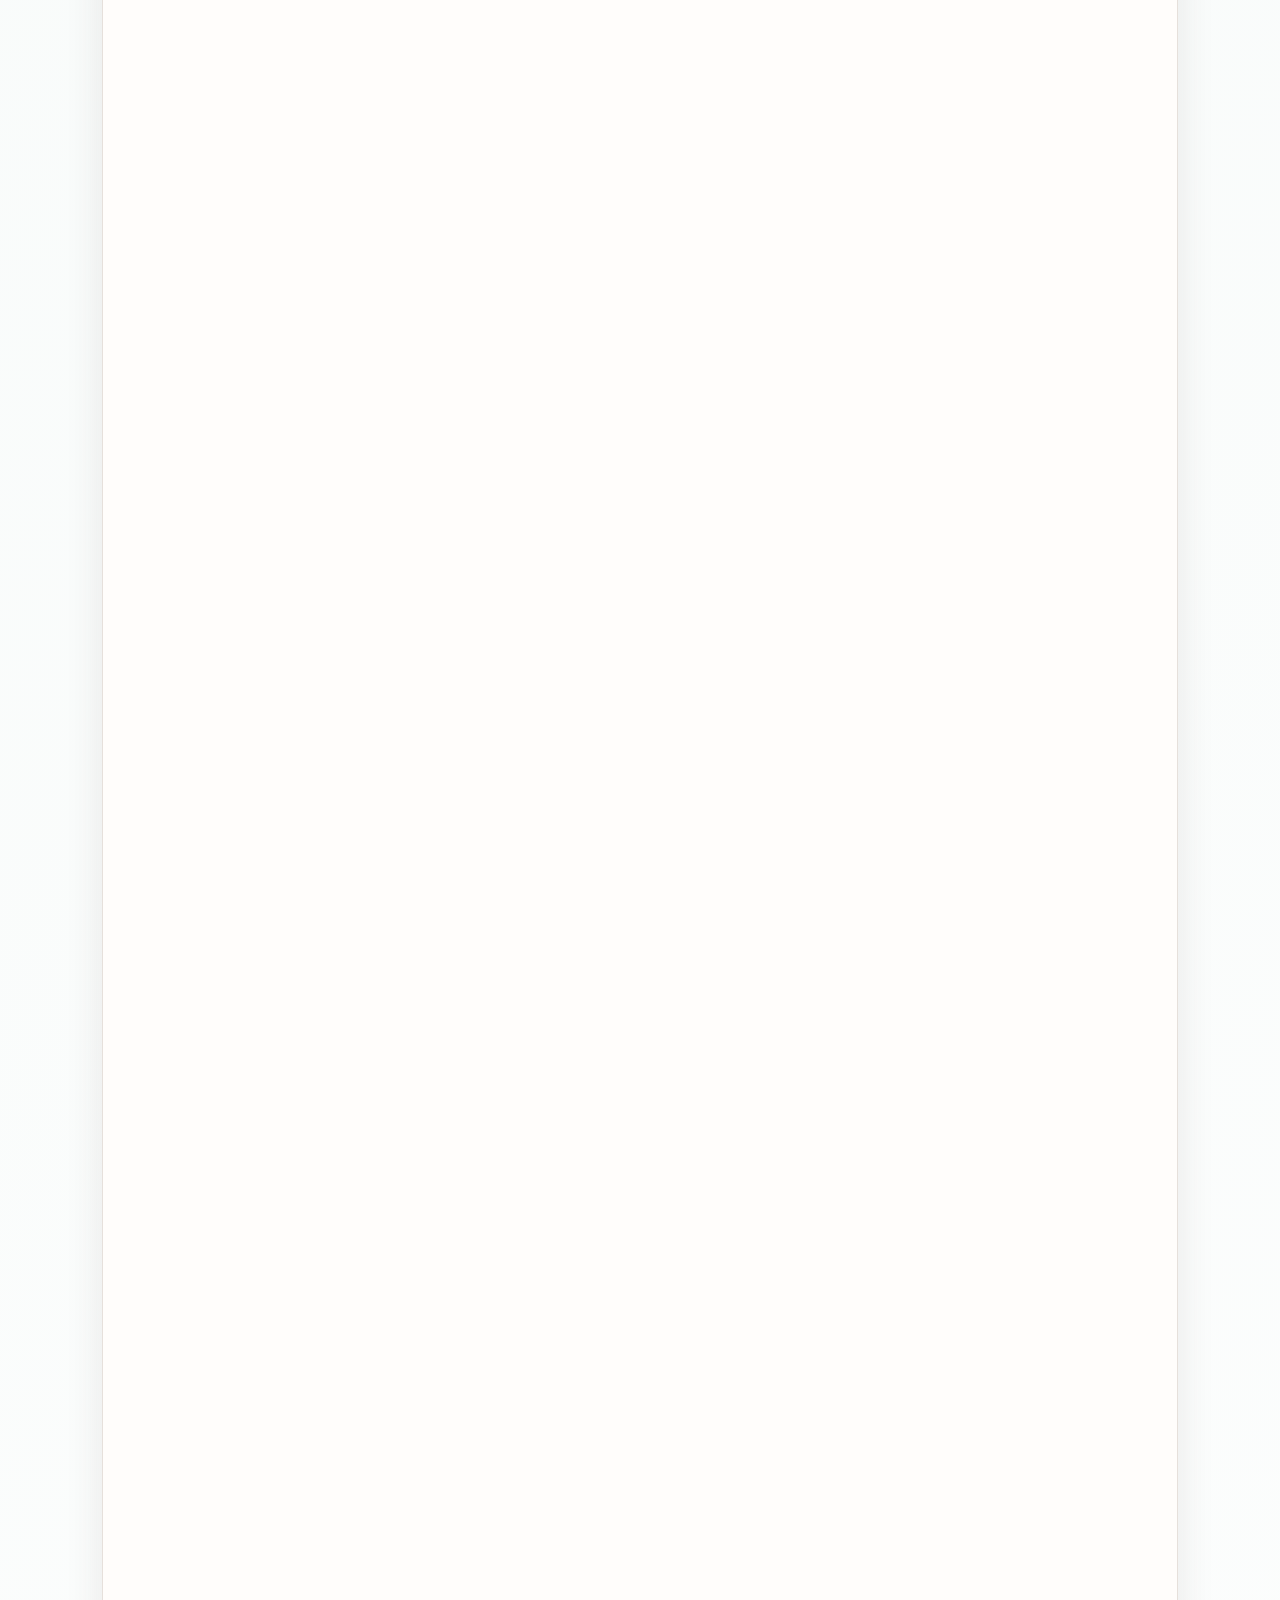
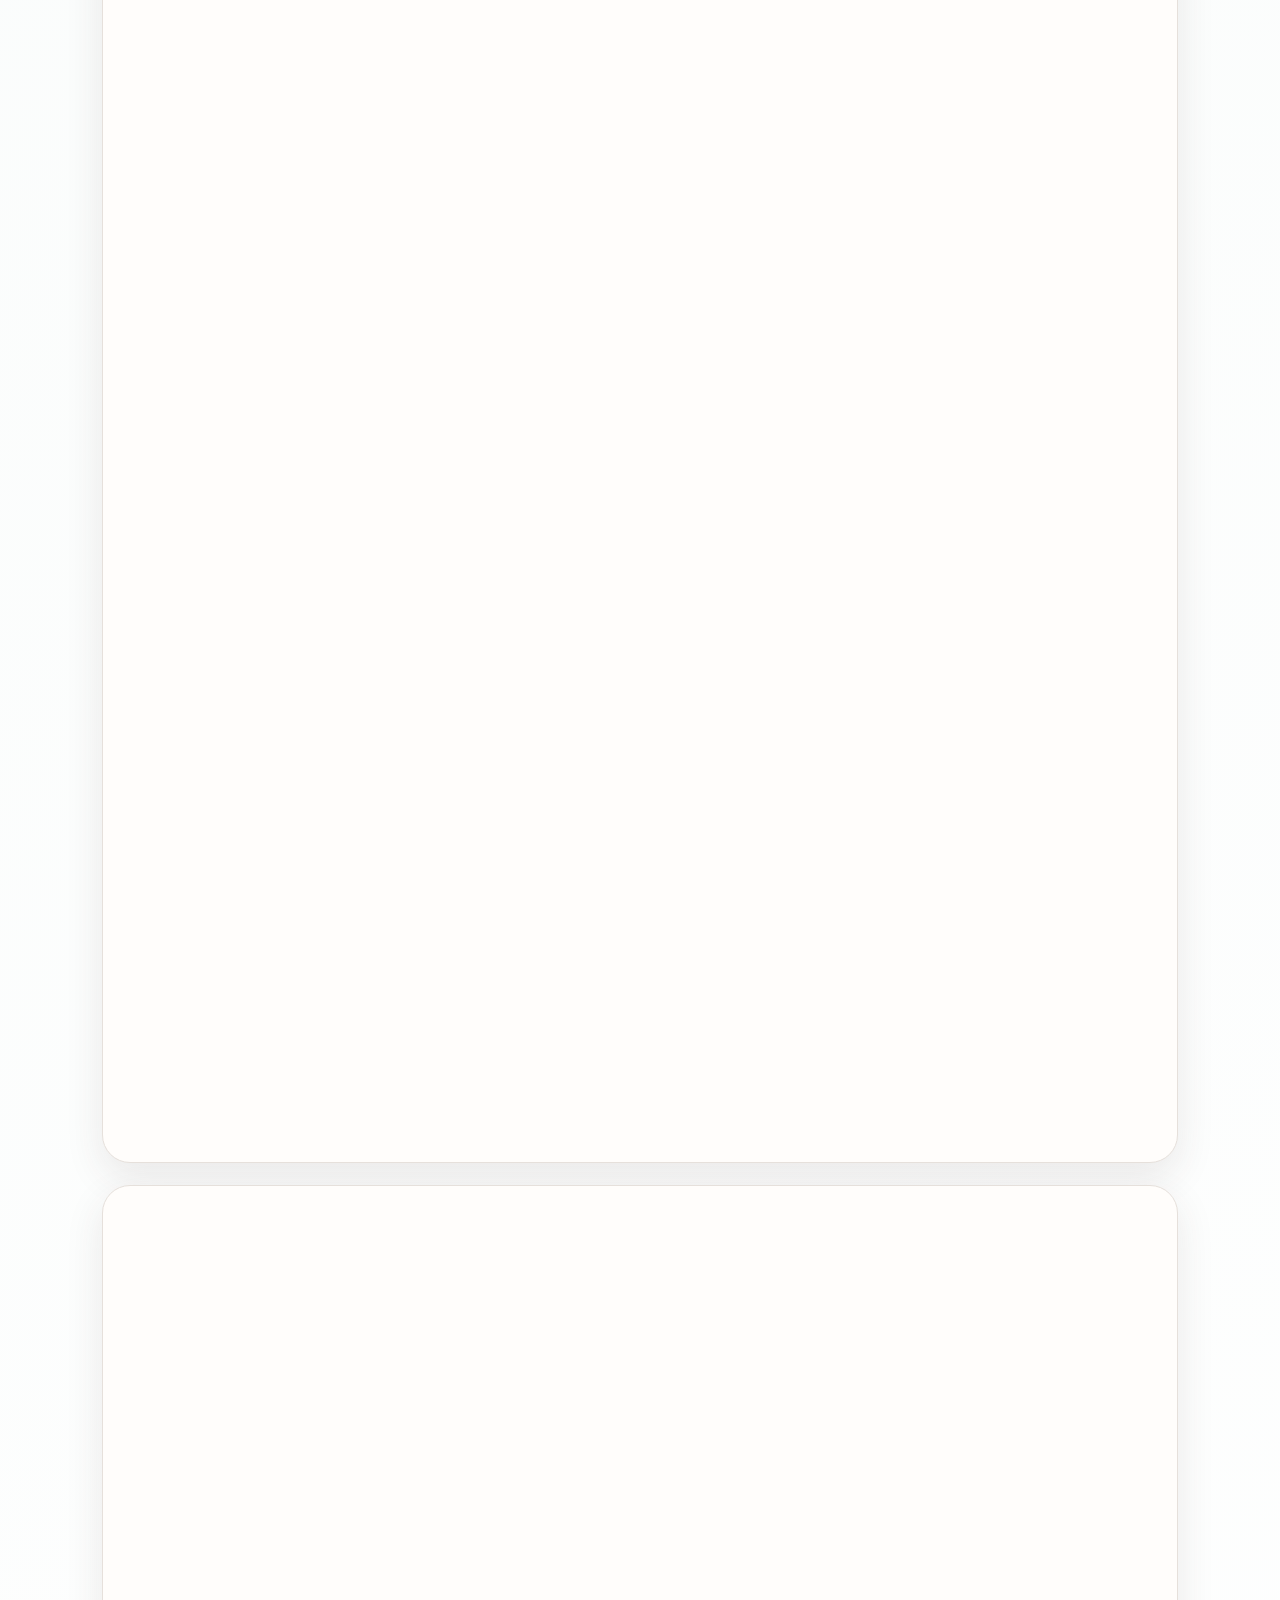
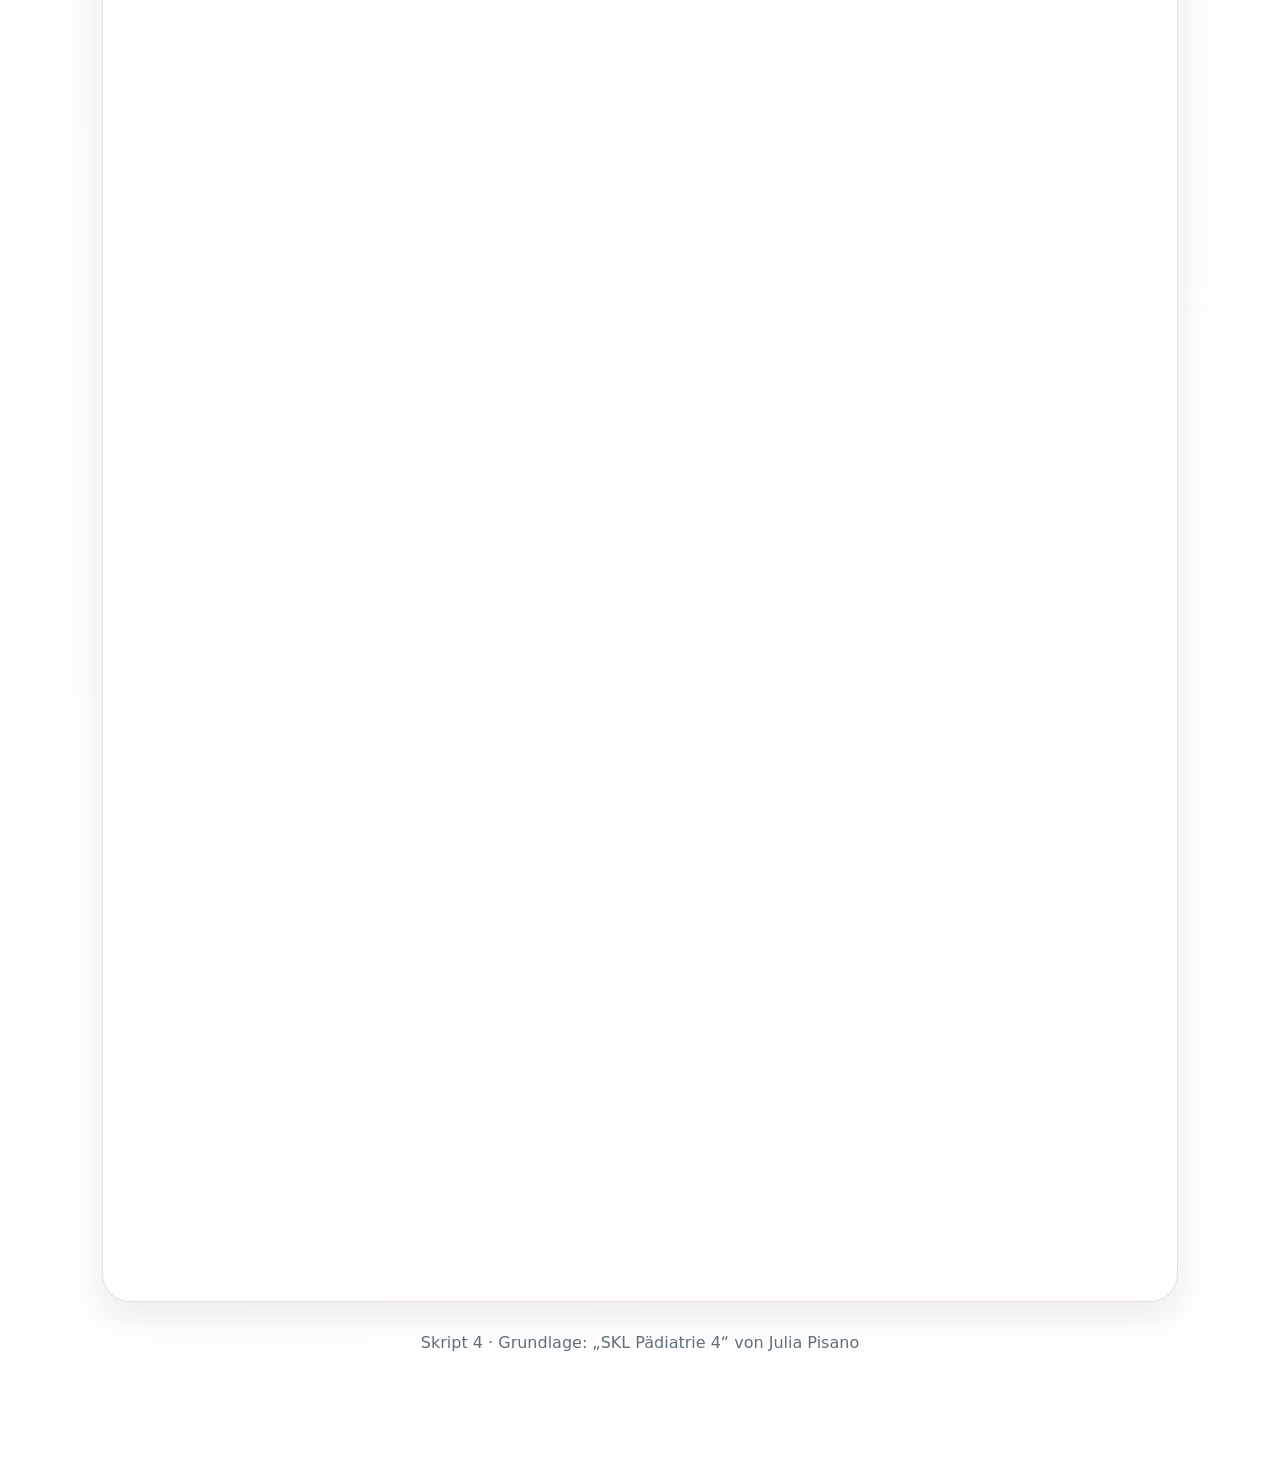
<file: paediatrie-4.html>
<!doctype html><html lang="de"><head><meta charset="utf-8"><meta name="viewport" content="width=device-width,initial-scale=1"><title>SKL – Pädiatrie · Skript 4</title><link rel="stylesheet" href="paediatrie.css"></head><body id="anfang"><div class="shell"><header class="hero"><div class="eyebrow">SKL · Pädiatrie</div><h1>Entwicklungsstörungen & ADHS</h1><p class="lead">Skript 4 in Originalreihenfolge: Entwicklungsverzögerung und -störung, prä-, peri- und postnatale Faktoren, Aufmerksamkeit, Hyperaktivität, Impulsivität und ADHS.</p><div class="course-map"><a class="part-card" href="paediatrie-1.html"><span>Skript 1</span><strong>Pränatale Entwicklung</strong></a><a class="part-card" href="paediatrie-2.html"><span>Skript 2</span><strong>Entwicklung des Kindes</strong></a><a class="part-card" href="paediatrie-3.html"><span>Skript 3</span><strong>Haltung & Bewegung</strong></a><a class="part-card active" href="paediatrie-4.html"><span>Skript 4</span><strong>Entwicklungsstörungen & ADHS</strong><small>Auf dieser Seite</small></a></div></header><nav class="page-switcher"><a href="index.html#lernplattform">← Ergo-Lern-App</a><a href="paediatrie-1.html">Skript 1</a><a href="paediatrie-2.html">Skript 2</a><a href="paediatrie-3.html">Skript 3</a><a aria-current="page" href="paediatrie-4.html">Skript 4</a></nav><div class="search-panel" role="search"><input class="course-search" type="search" placeholder="Diese Seite durchsuchen …" aria-label="Skript 4 durchsuchen"><button class="search-prev" type="button">↑</button><button class="search-next" type="button">↓</button><span class="search-count" aria-live="polite">0 Treffer</span></div><main>
<section class="chapter" id="entwicklung"><div class="eyebrow">Typische Entwicklungsstörungen</div><h2>Entwicklungsverzögerung / Entwicklungsstörung</h2><div class="table-wrap"><table><thead><tr><th></th><th>Entwicklungsverzögerung</th><th>Entwicklungsstörung</th></tr></thead><tbody><tr><td>Kernidee im Skript</td><td>Meilensteine werden später erreicht; Entwicklungstempo ist langsamer.</td><td>Erwerb und Ausführung bestimmter Entwicklungsfertigkeiten sind anhaltend beeinträchtigt.</td></tr><tr><td>Verlauf</td><td>Aufholen ist möglich, abhängig von Ursache und Verlauf.</td><td>Unterschiede können trotz Förderung fortbestehen.</td></tr><tr><td>Bereiche</td><td>Ein oder mehrere Entwicklungsbereiche.</td><td>Zum Beispiel Motorik, Sprache, schulische Fertigkeiten, Aufmerksamkeit oder mehrere Bereiche.</td></tr><tr><td>Diagnostik</td><td>Beschreibender Begriff, besonders bei kleinen Kindern.</td><td>Diagnose nach festgelegten Kriterien und mit funktioneller Beeinträchtigung.</td></tr></tbody></table></div><div class="update"><strong>Aktualisierung:</strong> Die Gegenüberstellung „Verzögerung = Reihenfolge normal und aufholbar“ versus „Störung = Qualität anders und bleibend“ ist eine Lernhilfe, aber klinisch nicht immer trennscharf. Prognosen erfordern Verlauf, standardisierte Diagnostik und Kontext. In der ICD-11 heißt die übergeordnete Gruppe <em>neurodevelopmental disorders</em> (Störungen der neuronalen Entwicklung).</div><div class="extra"><strong>Zusatzwissen:</strong> Eine Diagnose beschreibt nicht das ganze Kind. Ressourcen, Interessen, Betätigungsziele, Umwelt, Unterstützung und Teilhabe gehören gleichwertig in die Befunderhebung.</div></section>
<section class="chapter" id="ursachen"><div class="eyebrow">Ursachen und Faktoren</div><h2>Pränatal, perinatal, postnatal</h2><div class="grid"><div class="card"><h4>Pränatale Faktoren</h4><p>Genetische Veränderungen, Infektionen, Plazentastörungen, bestimmte Medikamente und toxische Substanzen wie Alkohol oder Nikotin. Das Skript nennt u. a. Trisomie 21, Spina bifida, zystische Fibrose, Neurofibromatose und FASD.</p></div><div class="card"><h4>Perinatale Faktoren</h4><p>Komplikationen rund um die Geburt, etwa relevante Hypoxie/Asphyxie, Hirnblutung, Plexusläsionen oder Folgen sehr früher Geburt.</p></div><div class="card"><h4>Postnatale Faktoren</h4><p>Erkrankungen nach der Geburt, schwere Infektionen, neurologische Ereignisse, Ernährungs- und Regulationsprobleme sowie Umweltbedingungen.</p></div><div class="card"><h4>Zusammenspiel</h4><p>Biologische Bedingungen und Umwelt wirken zusammen. Ursache, Diagnose und aktueller Unterstützungsbedarf sind nicht dasselbe.</p></div></div><div class="update"><strong>Aktualisierung:</strong> Spina bifida ist primär eine multifaktorielle Neuralrohrverschlussstörung, nicht einfach eine „genetische Störung“. Neugeborenenikterus ist häufig physiologisch und harmlos; ein sehr hoher unkonjugierter Bilirubinwert kann jedoch neurotoxisch werden und muss medizinisch beurteilt werden.</div><div class="ergo callout"><strong>Ergotherapie-Bezug:</strong> Aus einer Ursache lässt sich keine Standardtherapie ableiten. Befundet werden konkrete Betätigungen, Körperfunktionen, persönliche Faktoren und Umweltbedingungen; Ziele entstehen gemeinsam mit Kind und Familie.</div></section>
<section class="chapter" id="aufmerksamkeit"><div class="eyebrow">Neuropsychologische Erkrankungen</div><h2>Was ist Aufmerksamkeit?</h2><p class="intro">Aufmerksamkeit wählt aus vielen gleichzeitig einwirkenden Informationen das aktuell Relevante aus und unterstützt zielgerichtete Verhaltenskontrolle.</p><h3>Hierarchische Einteilung und Modell nach Posner und Boies</h3><div class="grid"><div class="card"><h4>Reaktionsbereitschaft</h4><p>Tonische Wachheit hält ein Grundniveau; phasische Wachheit steigt bei einem Warnreiz kurzfristig an.</p></div><div class="card"><h4>Selektivität</h4><p>Relevante Reize werden hervorgehoben, Störreize unterdrückt und Aufmerksamkeit ausgerichtet.</p></div><div class="card"><h4>Zentrale Verarbeitung</h4><p>Begrenzte Verarbeitungskapazität, Geschwindigkeit und kontrollierte Informationsverarbeitung.</p></div><div class="card"><h4>Dauer und Wechsel</h4><p>Aufmerksamkeit muss je nach Aufgabe gehalten, geteilt oder flexibel verlagert werden.</p></div></div><div class="extra"><strong>Zusatzwissen:</strong> Aufmerksamkeit ist keine einzelne Fähigkeit. Tagesform, Schlaf, Motivation, Reizumgebung, Sprache, Angst, Schmerz und Aufgabenschwierigkeit verändern die Leistung.</div></section>
<section class="chapter" id="hyperaktivitaet"><div class="eyebrow">Hyperaktivität · Impulsivität</div><h2>Zwei Leitsymptome</h2><div class="grid"><div class="card"><h4>Hyperaktivität</h4><p>Nicht altersangemessene motorische oder verbale Überaktivität, die sich nicht ausreichend regulieren lässt und in mehr als einer Situation beeinträchtigt.</p></div><div class="card"><h4>Impulsivität</h4><p>Schwierigkeit, Reaktionen zu hemmen, abzuwarten und Handlungen planvoll zu steuern.</p></div></div><div class="callout"><strong>Merke:</strong> Lebhaftigkeit allein ist keine Störung. Dauer, Entwicklungsangemessenheit, mehrere Lebensbereiche und eine deutliche Beeinträchtigung sind entscheidend.</div></section>
<section class="chapter" id="adhs"><div class="eyebrow">Aufmerksamkeitsdefizit-/Hyperaktivitätsstörung</div><h2>ADHS: Erscheinungsbilder statt „zwei ADS-Typen“</h2><p>Die Leitsymptome sind Unaufmerksamkeit sowie Hyperaktivität/Impulsivität. Je nach vorherrschendem Muster werden ein vorwiegend unaufmerksames, ein vorwiegend hyperaktiv-impulsives und ein kombiniertes Erscheinungsbild beschrieben.</p><div class="update"><strong>Aktualisierung:</strong> Die Skriptpassagen zu ICD-10 und DSM-IV sind veraltet. Aktuell sind ICD-11 und DSM-5-TR. „ADS ohne H“ ist keine eigenständige aktuelle Diagnose, sondern entspricht im Alltag meist dem vorwiegend unaufmerksamen Erscheinungsbild von ADHS. Symptome müssen bereits in der Entwicklung begonnen haben, über mindestens sechs Monate bestehen, in mehreren Situationen auftreten und die Funktionsfähigkeit deutlich beeinträchtigen. Die genaue Alters- und Kriterienlogik hängt vom Klassifikationssystem ab.</div><div class="grid"><div class="card"><h4>Vorwiegend unaufmerksam</h4><p>Zuhören, Aufgabenabschluss, Organisation und Materialmanagement fallen schwer. Ruhige Kinder werden mitunter später erkannt.</p></div><div class="card"><h4>Vorwiegend hyperaktiv-impulsiv</h4><p>Unruhe, viel Reden, Reinrufen, Schwierigkeiten beim Warten und rasches Handeln stehen im Vordergrund.</p></div><div class="card"><h4>Kombiniert</h4><p>Beide Symptomgruppen sind in relevantem Ausmaß vorhanden.</p></div><div class="card"><h4>Differenzialdiagnostik</h4><p>Unter anderem Schlaf, Angst, Depression, Trauma, Lern- oder Sprachstörung, Autismus, Hör-/Sehprobleme und Umweltbedingungen mitprüfen.</p></div></div></section>
<section class="chapter" id="ergotherapie"><div class="eyebrow">Ergotherapie-Bezug</div><h2>Vom Symptom zur Betätigung</h2><div class="flow"><div class="step">Anliegen von Kind & Familie</div><div class="step">Betätigung analysieren</div><div class="step">Umwelt einbeziehen</div><div class="step">Strategien erproben</div><div class="step">Transfer prüfen</div></div><div class="grid"><div class="card"><h4>Kindbezogen</h4><p>Selbstbeobachtung, Handlungsplanung, Emotions- und Impulsregulation sowie individuell passende Routinen.</p></div><div class="card"><h4>Aufgabenbezogen</h4><p>Aufgaben portionieren, visuell strukturieren, klare Start- und Endpunkte, Pausen und unmittelbare Rückmeldung.</p></div><div class="card"><h4>Umweltbezogen</h4><p>Arbeitsplatz, Reizmenge, Material, Zeitrahmen und Erwartungen mit Familie und Schule anpassen.</p></div><div class="card"><h4>Ressourcenorientiert</h4><p>Interessen, Kreativität, Bewegungsfreude, Humor, Spezialwissen und gelingende Situationen gezielt nutzen.</p></div></div><div class="case"><strong>Fallbeispiel:</strong> Ein neunjähriges Kind versteht den Unterrichtsstoff, beginnt Aufgaben aber selten selbstständig, verliert Materialien und wird bei langen Arbeitsblättern unruhig. Beim Bauen komplexer Modelle arbeitet es ausdauernd.</div><div class="answer"><strong>Musterlösung:</strong> Die Auffälligkeiten betreffen Aufgabenbeginn, Organisation, Daueraufmerksamkeit und Regulation, beweisen allein aber keine Diagnose. Die Modellbau-Ausdauer zeigt, dass Interesse und Aufgabenstruktur die Leistung stark beeinflussen. Ergotherapeutisch werden konkrete Schulroutinen analysiert, Materialsysteme und visuelle Startsignale erprobt, Aufgaben in Schritte geteilt und der Transfer mit Kind, Eltern und Schule überprüft.</div><div class="summary"><strong>Das musst du können:</strong> Entwicklungsverzögerung und -störung differenziert vergleichen; prä-, peri- und postnatale Faktoren nennen; Aufmerksamkeit nach Teilprozessen erklären; Hyperaktivität und Impulsivität definieren; aktuelle ADHS-Erscheinungsbilder und ergotherapeutische Konsequenzen ableiten.</div></section>
<section class="chapter deep-dive" id="vertiefte-lernfassung"><div class="eyebrow">Skript 4 · vertiefte Lernfassung</div><h2>Entwicklungsauffälligkeiten differenziert einordnen</h2>
<h3>Verzögerung oder Störung?</h3><p>Bei einer Entwicklungsverzögerung werden Fähigkeiten später erreicht. Der Begriff ist besonders bei jungen Kindern sinnvoll, wenn der weitere Verlauf noch offen ist. Eine Entwicklungsstörung wird diagnostiziert, wenn der Erwerb bestimmter Fertigkeiten anhaltend beeinträchtigt ist und daraus relevante Einschränkungen entstehen. In der Praxis gibt es Übergänge: Auch eine Verzögerung kann mehrere Bereiche betreffen, und die Prognose lässt sich nicht aus einem einzelnen Meilenstein ableiten.</p>
<div class="callout"><strong>Prüfungsfalle:</strong> „Später laufen“ allein beweist weder eine harmlose Verzögerung noch eine Entwicklungsstörung. Verlauf, Qualität, weitere Entwicklungsbereiche, medizinischer Befund und Alltag müssen gemeinsam beurteilt werden.</div>
<h3>Ursachen zeitlich ordnen</h3><div class="table-wrap"><table><thead><tr><th>Zeit</th><th>Beispiele</th><th>Mögliche Bedeutung</th></tr></thead><tbody><tr><td>Pränatal</td><td>Genetische Veränderung, Infektion, Plazentainsuffizienz, Alkohol oder andere toxische Einflüsse.</td><td>Kann Organanlage, Wachstum oder Reifung beeinflussen.</td></tr><tr><td>Perinatal</td><td>Relevante Hypoxie, Hirnblutung, Verletzung peripherer Nerven, extreme Frühgeburtlichkeit.</td><td>Kann Anpassung und neurologische Funktionen beeinträchtigen.</td></tr><tr><td>Postnatal</td><td>Schwere Infektion, Trauma, neurologische Erkrankung, ausgeprägte Mangelversorgung.</td><td>Kann bereits angelegte Fähigkeiten oder den weiteren Erwerb betreffen.</td></tr></tbody></table></div>
<p>Risikofaktor und Ursache sind zu unterscheiden. Eine Frühgeburt erhöht bestimmte Risiken, sagt aber nicht voraus, welche Fähigkeiten ein einzelnes Kind entwickeln wird. Umgekehrt kann eine Entwicklungsstörung vorliegen, ohne dass eine eindeutige Einzelursache gefunden wird.</p>
<h3>Aufmerksamkeit als System mehrerer Leistungen</h3><p>Tonische Wachheit stellt ein allgemeines Aktivierungsniveau bereit. Phasische Wachheit ermöglicht eine kurzfristig erhöhte Reaktionsbereitschaft. Selektive Aufmerksamkeit hebt Relevantes hervor und hemmt Ablenkung. Daueraufmerksamkeit hält den Fokus über Zeit. Geteilte Aufmerksamkeit koordiniert mehrere Anforderungen, während Aufmerksamkeitswechsel flexibles Umorientieren ermöglicht. Eine Aufgabe kann deshalb an unterschiedlichen Teilprozessen scheitern.</p>
<div class="extra"><strong>Beispiel:</strong> Ein Kind arbeitet an einem Modell ausdauernd, bricht aber ein Arbeitsblatt schnell ab. Das widerspricht einer Aufmerksamkeitsproblematik nicht. Interesse, Rückmeldung, Reizniveau, Aufgabenlänge und erwarteter Erfolg verändern die benötigte Selbststeuerung.</div>
<h3>Hyperaktivität und Impulsivität</h3><p>Hyperaktivität ist nicht bloß viel Bewegung. Klinisch relevant wird sie, wenn Aktivität deutlich entwicklungsunangemessen ist, sich nicht passend regulieren lässt, in verschiedenen Situationen auftritt und Teilhabe beeinträchtigt. Impulsivität zeigt sich durch vorschnelles Handeln, Schwierigkeiten beim Warten und geringe Hemmung einer unmittelbaren Reaktion. Beide Merkmale müssen im Kontext des Alters und der Situation betrachtet werden.</p>
<h3>ADHS aktuell erklären</h3><p>ADHS umfasst Unaufmerksamkeit und/oder Hyperaktivität-Impulsivität. Die aktuellen Klassifikationen beschreiben vorwiegend unaufmerksame, vorwiegend hyperaktiv-impulsive und kombinierte Erscheinungsbilder. „ADS“ wird umgangssprachlich häufig für ein unaufmerksames Erscheinungsbild ohne auffällige motorische Unruhe benutzt, ist aber keine getrennte aktuelle Diagnose. Symptome müssen über mindestens sechs Monate bestehen, früh begonnen haben, in mehreren Lebensbereichen auftreten und die Funktionsfähigkeit beeinträchtigen.</p>
<div class="update"><strong>Aktualisierung:</strong> Eine Diagnostik nach DSM-IV oder nur anhand alter „ADS-Typen“ ist nicht mehr aktuell. Außerdem dürfen Schlafprobleme, Angst, Depression, Trauma, Lern- oder Sprachstörungen, Autismus, Sinnesbeeinträchtigungen und ungünstige Umweltbedingungen nicht übersehen werden.</div>
<h3>Ergotherapie bei ADHS</h3><p>Die Therapie setzt nicht nur am Kind an. Aufgaben und Umwelt werden so gestaltet, dass erfolgreiche Selbststeuerung möglich wird. Dazu gehören übersichtliche Materialsysteme, visualisierte Abläufe, kurze Arbeitsabschnitte, eindeutige Rückmeldung und geplante Pausen. Das Kind lernt, Anforderungen einzuschätzen, Strategien auszuwählen und eigene Fortschritte wahrzunehmen. Eltern und Schule müssen beteiligt sein, wenn Veränderungen dort wirksam werden sollen.</p>
<div class="grid"><div class="card"><h4>Vor einer Aufgabe</h4><p>Ziel klären, Material bereitlegen, Schritte sichtbar machen und realistische Dauer vereinbaren.</p></div><div class="card"><h4>Während der Aufgabe</h4><p>Ablenkungen reduzieren, kurze Rückmeldung geben, Pausen planvoll statt zufällig einsetzen.</p></div><div class="card"><h4>Nach der Aufgabe</h4><p>Ergebnis und Strategie auswerten: Was half? Was wird beim nächsten Mal verändert?</p></div><div class="card"><h4>Transfer</h4><p>Dieselbe Strategie in Schule, Hausaufgaben und Selbstversorgung erproben.</p></div></div>
<div class="case"><strong>Fall:</strong> Ein ruhiges Kind träumt häufig, vergisst Aufträge und gibt unvollständige Arbeiten ab.</div><div class="answer"><strong>Einordnung:</strong> Fehlende Hyperaktivität schließt ADHS nicht aus. Benötigt werden Informationen aus mehreren Lebensbereichen und eine fachgerechte Diagnostik. Ergotherapeutisch werden besonders Aufgabenbeginn, Arbeitsgedächtnis, Organisation und sichtbare Routinen untersucht; gleichzeitig werden Stärken und Interessen genutzt.</div>
<div class="summary"><strong>Klausurkern:</strong> Nicht vom Verhalten direkt zur Diagnose springen. Erst Merkmal definieren, Dauer und Lebensbereiche prüfen, Beeinträchtigung erklären, Alternativerklärungen berücksichtigen und ergotherapeutische Konsequenzen ableiten.</div></section>
<section class="chapter" id="feinmotorik-gedaechtnis"><div class="eyebrow">Weitere Inhalte aus Skript 4</div><h2>Feinmotorik, Graphomotorik und Gedächtnis</h2><h3>Feinmotorische Voraussetzungen</h3><div class="grid"><div class="card"><h4>Tonus und Handkraft</h4><p>Genug Stabilität für dosierte Bewegung, ohne übermäßiges Pressen.</p></div><div class="card"><h4>Fingerdifferenzierung</h4><p>Finger können verschiedene Rollen übernehmen und einzeln bewegt werden.</p></div><div class="card"><h4>Koordination</h4><p>Beide Hände arbeiten zusammen; die visuelle Information führt die Handlung.</p></div><div class="card"><h4>Händigkeit</h4><p>Eine bevorzugte Hand übernimmt zunehmend die präzisere Rolle.</p></div></div><p>Im Alltag zeigen sich diese Grundlagen beim Knöpfen, Besteckgebrauch, Bauen, Schneiden, Fädeln, Öffnen von Verpackungen und Umgang mit Schulmaterial.</p><h3>Zehn Bausteine der Graphomotorik</h3><ol><li>Schriftspracherwerb und Verbindung von Phonem und Graphem</li><li>taktil-propriozeptive Rückmeldung</li><li>stabile, anpassungsfähige Sitzhaltung</li><li>Schulter-Arm-Funktion</li><li>Auge-Hand-Koordination</li><li>Hand-Hand-Koordination</li><li>entwickelte Händigkeit</li><li>Fingeridentifikation und -differenzierung</li><li>Daumenopposition</li><li>funktionelle Stifthaltung und Kraftdosierung</li></ol><div class="callout"><strong>Prüfungsfalle:</strong> Graphomotorik ist nicht gleich Stifthaltung. Eine Therapie muss die gesamte Schreibbetätigung einschließlich Sprache, Wahrnehmung, Haltung, Tempo, Ausdauer und schulischer Anforderungen analysieren.</div><h3>Gedächtnissysteme</h3><p>Das sensorische Gedächtnis hält Sinnesinformation extrem kurz verfügbar. Das Arbeits- bzw. Kurzzeitgedächtnis verarbeitet eine begrenzte Informationsmenge aktiv, zum Beispiel einen mehrteiligen Arbeitsauftrag. Im Langzeitgedächtnis werden Wissen, Erfahrungen und Fertigkeiten über längere Zeit gespeichert. Aufmerksamkeit entscheidet mit, welche Information weiterverarbeitet wird; Vorwissen und Bedeutung unterstützen die Speicherung.</p><div class="ergo callout"><strong>Ergotherapie-Bezug:</strong> Arbeitsaufträge verkürzen, visualisieren und in Schritte gliedern; Routinen aufbauen; Abrufhilfen einsetzen; Handlung praktisch wiederholen und anschließend den Transfer in Schule und Alltag prüfen.</div><h3>Weitere Klassifikationsbereiche des Skripts</h3><p>Das Skript nennt außerdem Autismus-Spektrum, Körperbehinderungen und Erkrankungen des Nervensystems, Wahrnehmungs- und Teilleistungsstörungen, Lese-Rechtschreib- und Rechenstörung sowie kognitive Entwicklungsstörungen. Sie benötigen jeweils eine eigene Diagnostik; ähnliche Schulprobleme können unterschiedliche Ursachen haben.</p></section>
</main><div class="footer">Skript 4 · Grundlage: „SKL Pädiatrie 4“ von Julia Pisano</div></div><a class="back-to-top" href="#anfang">↑ Zum Anfang</a><script src="paediatrie.js"></script></body></html>
</file>
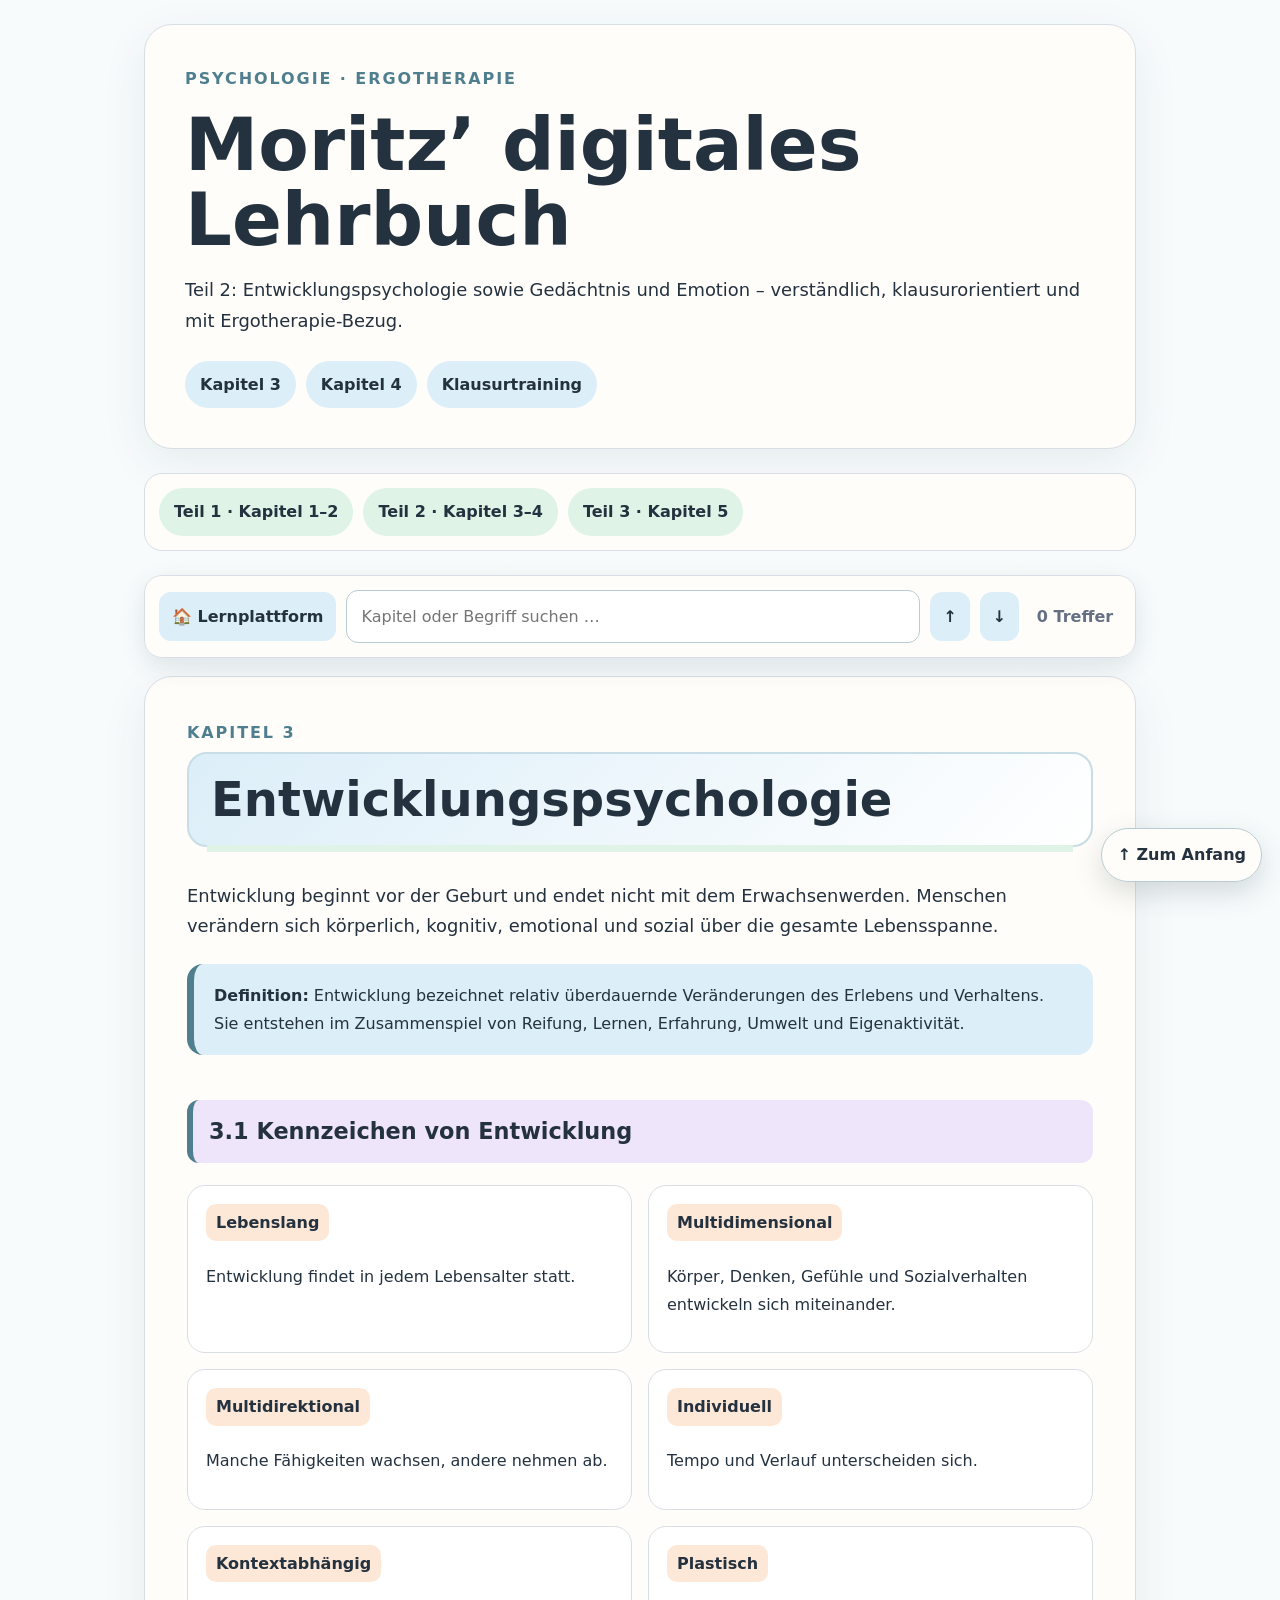
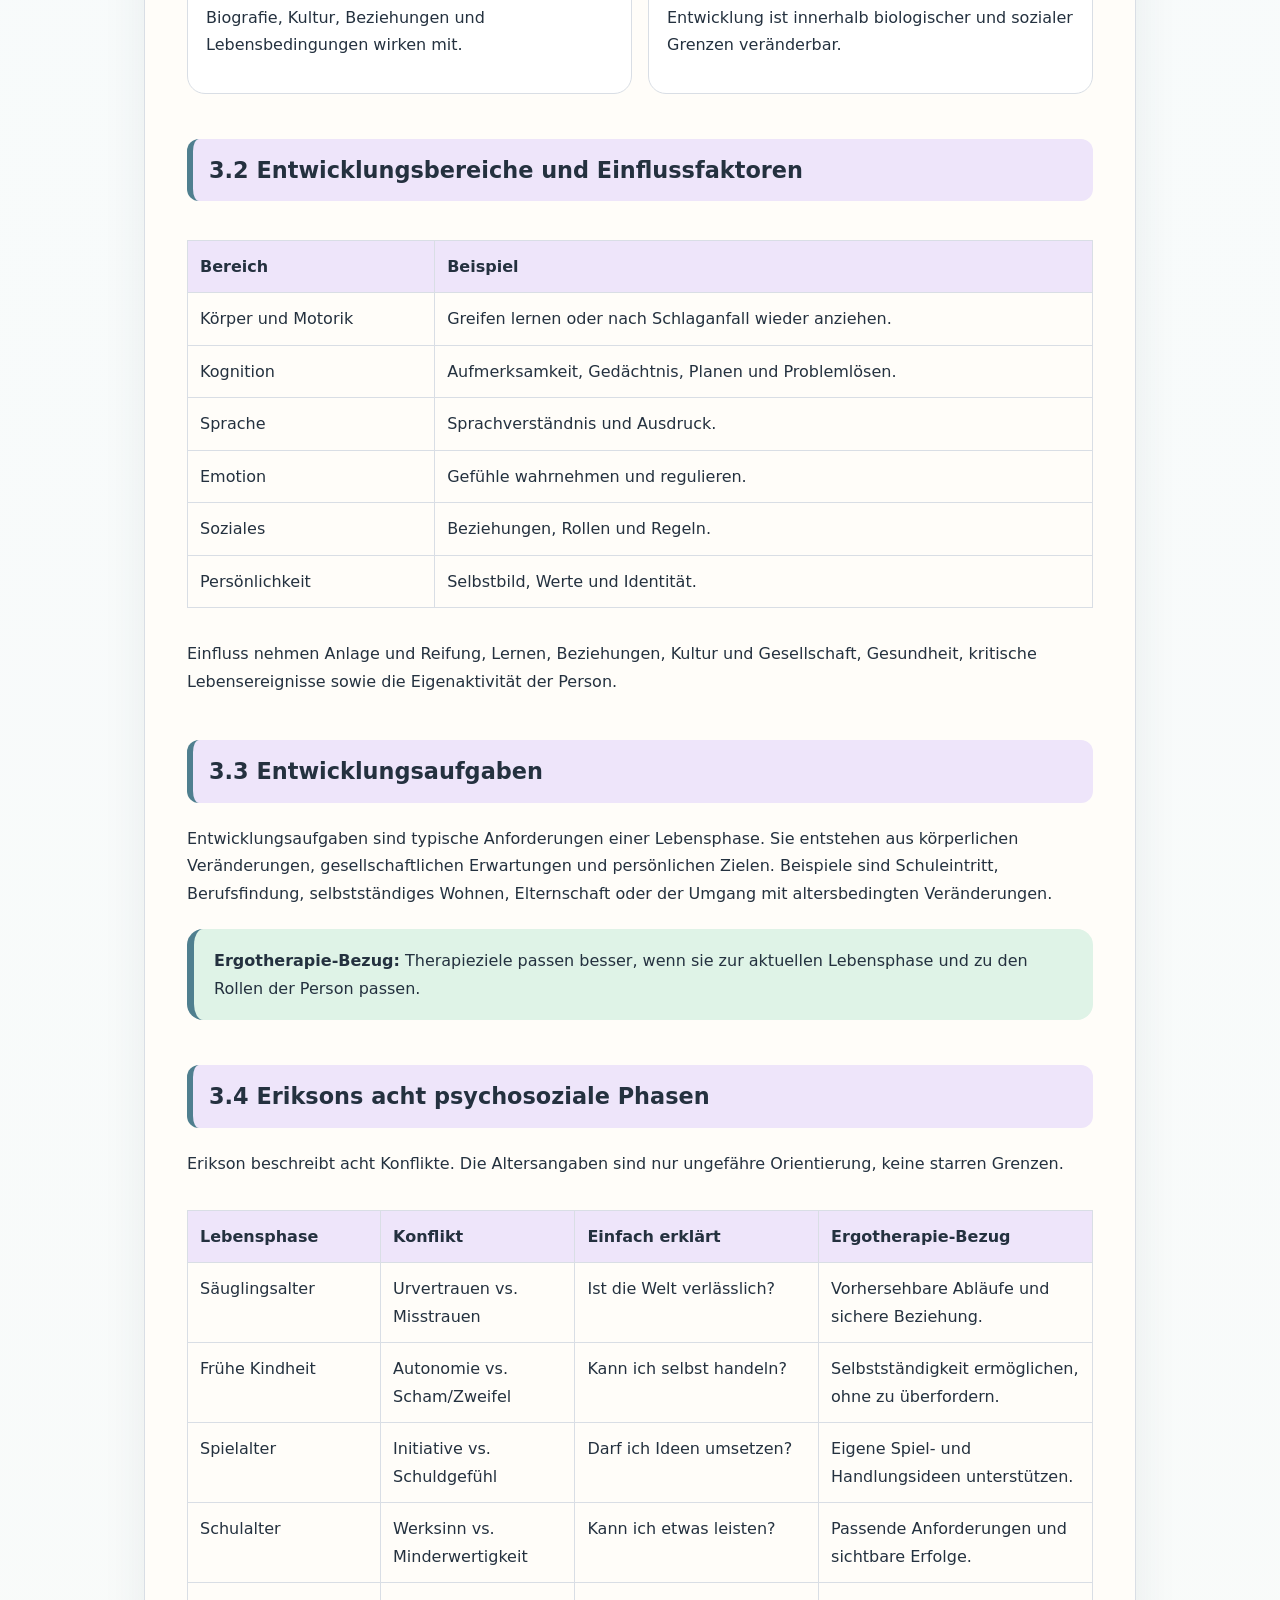
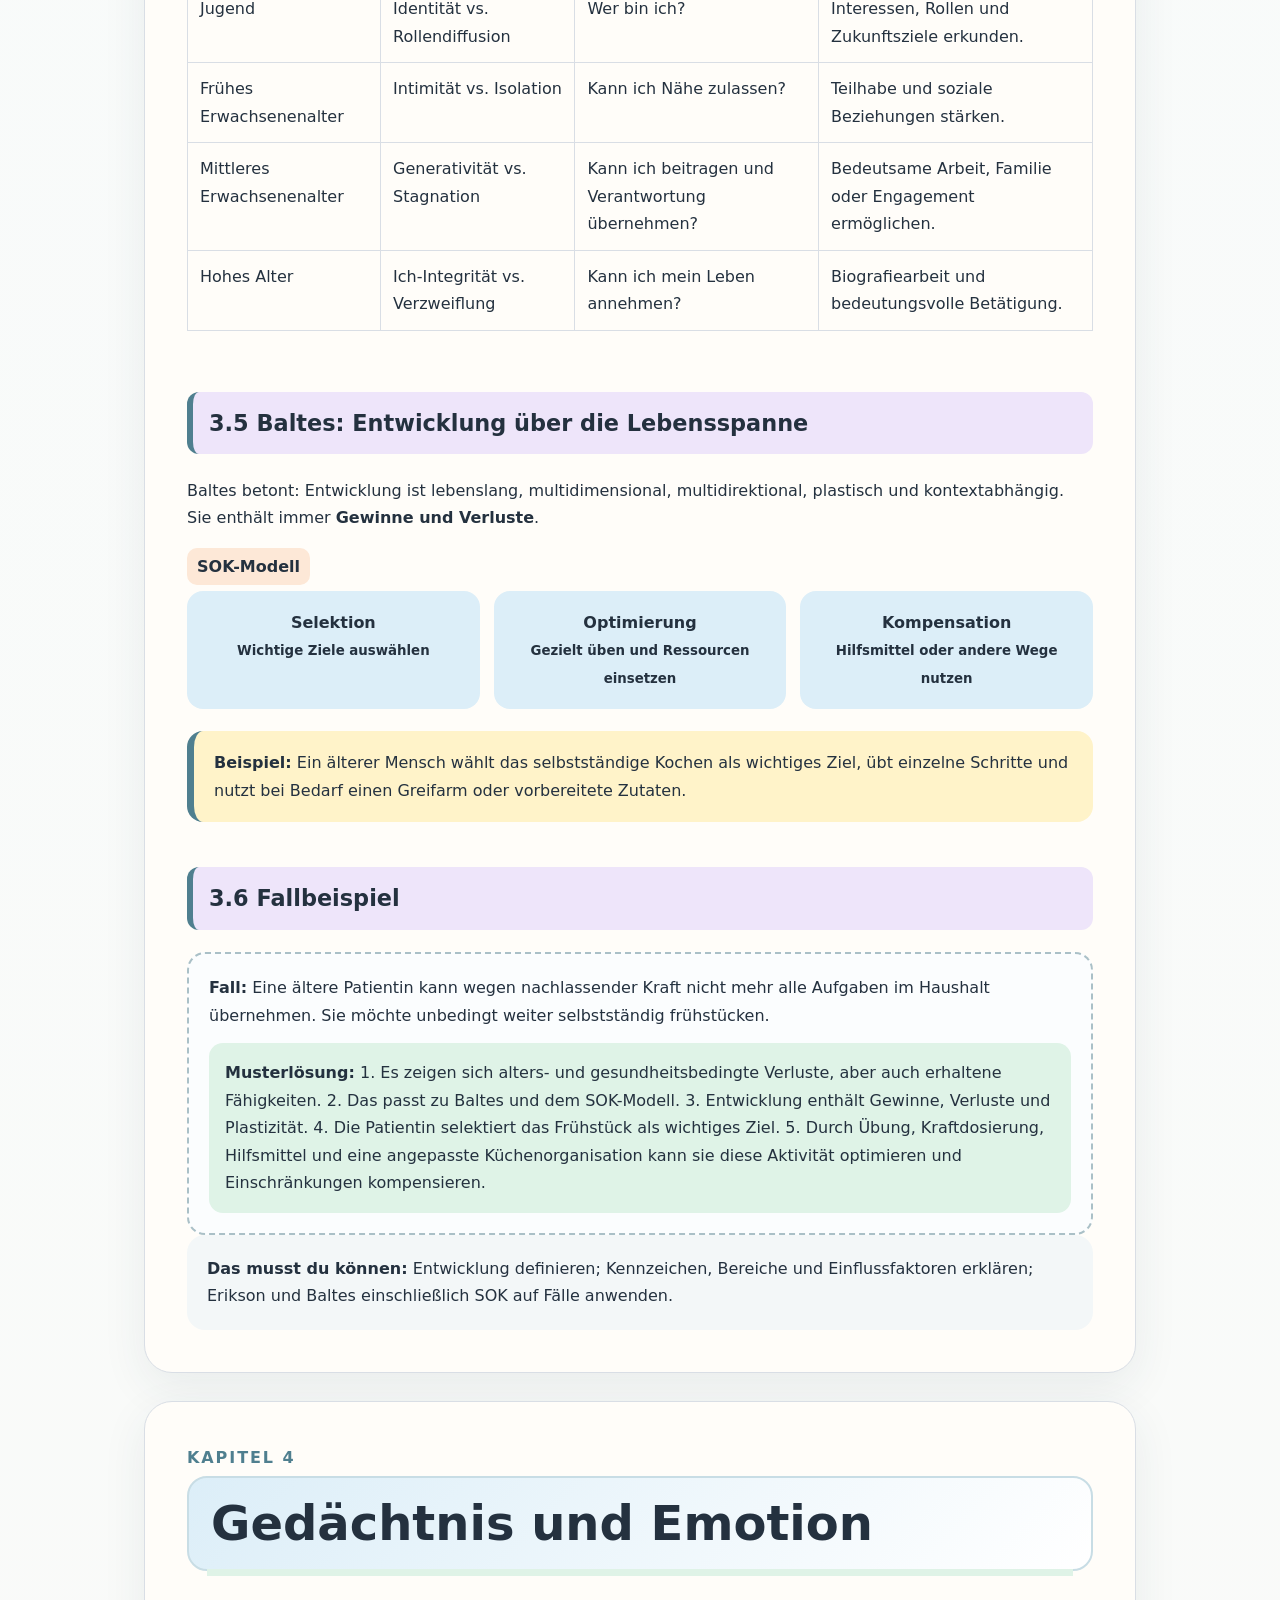
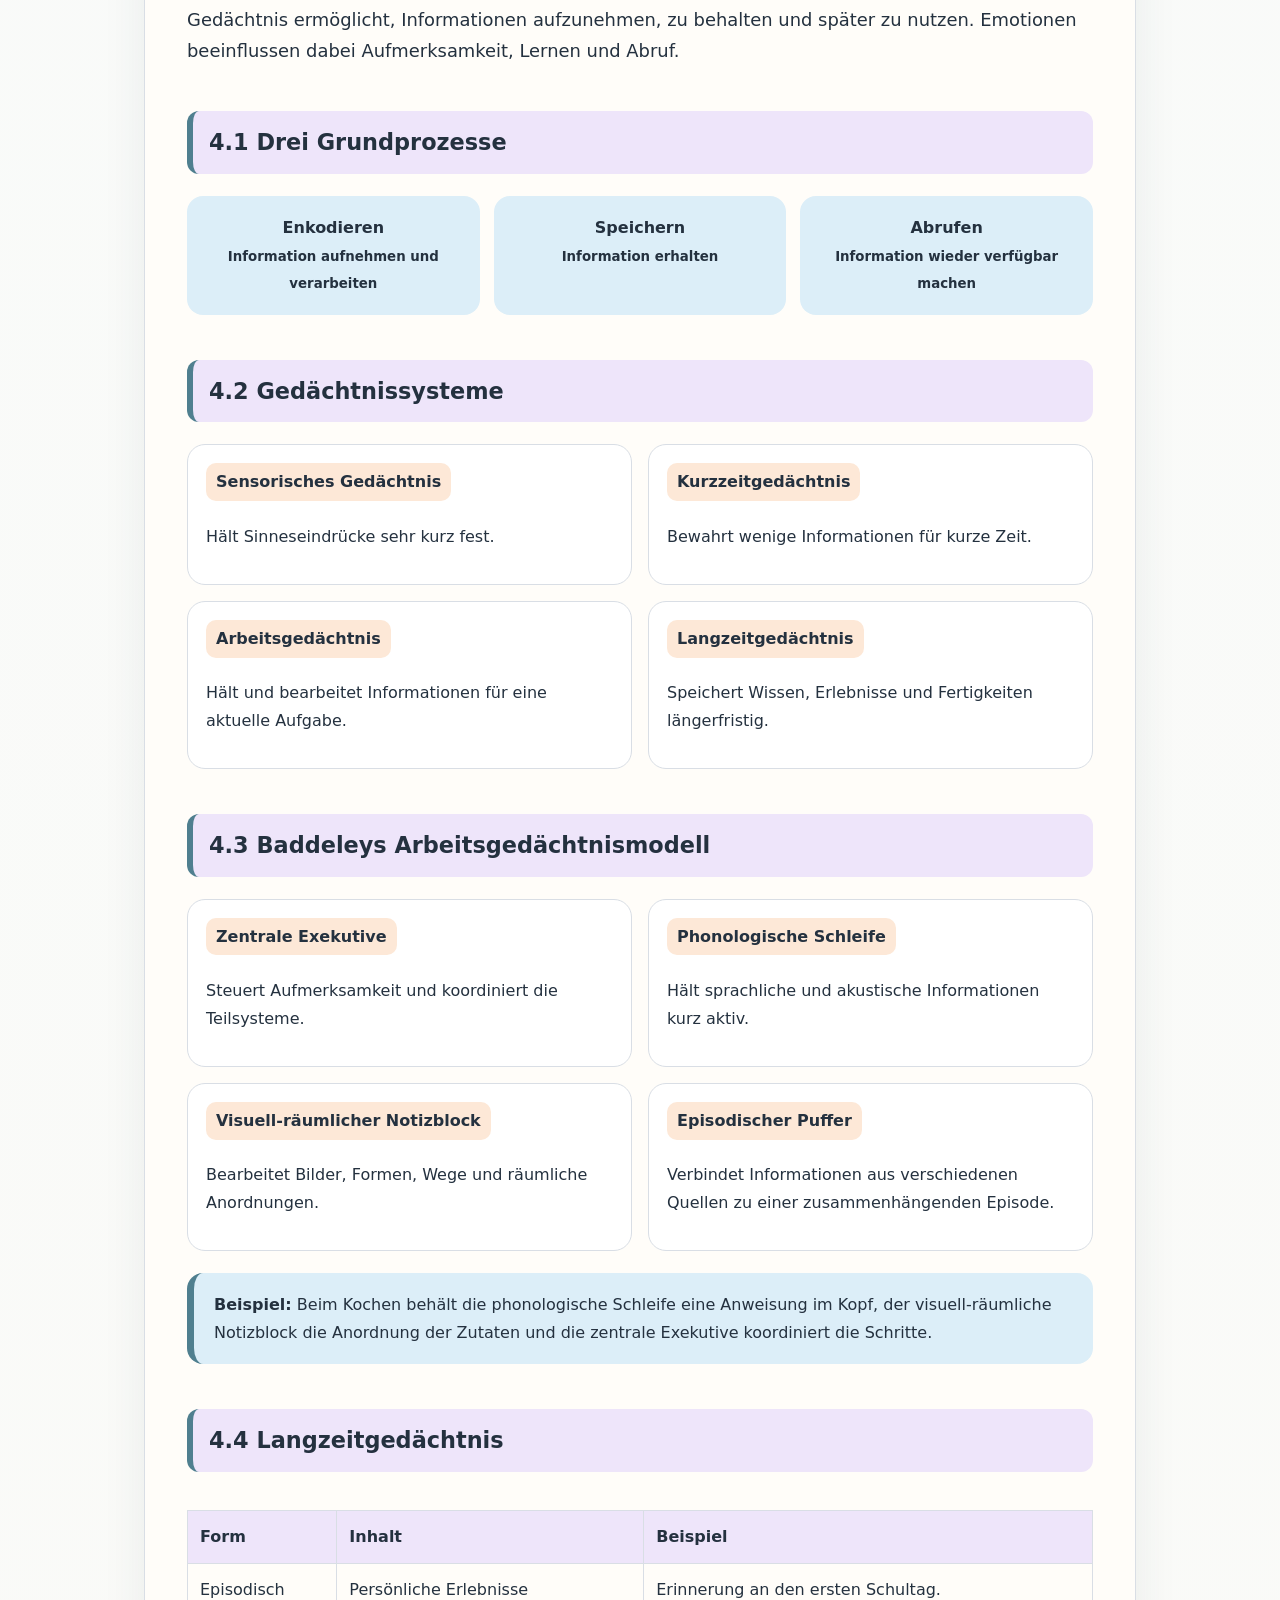
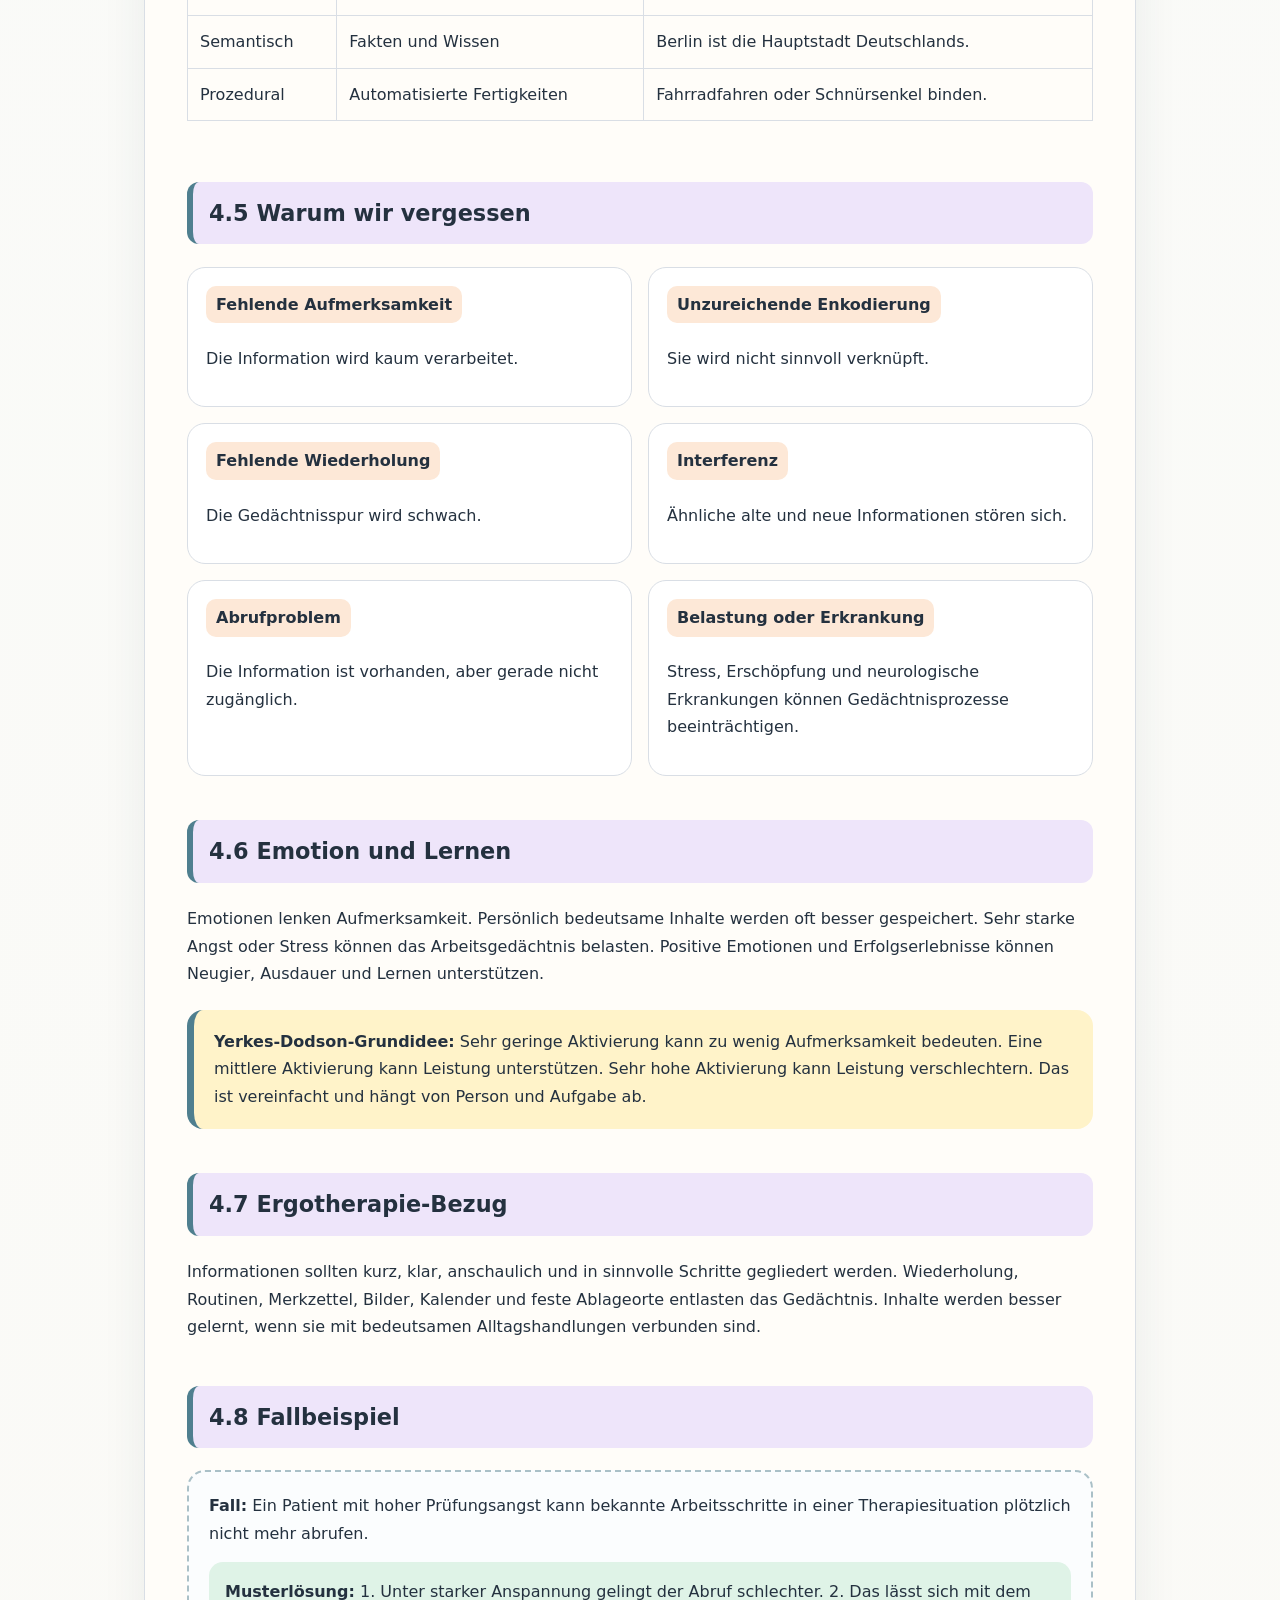
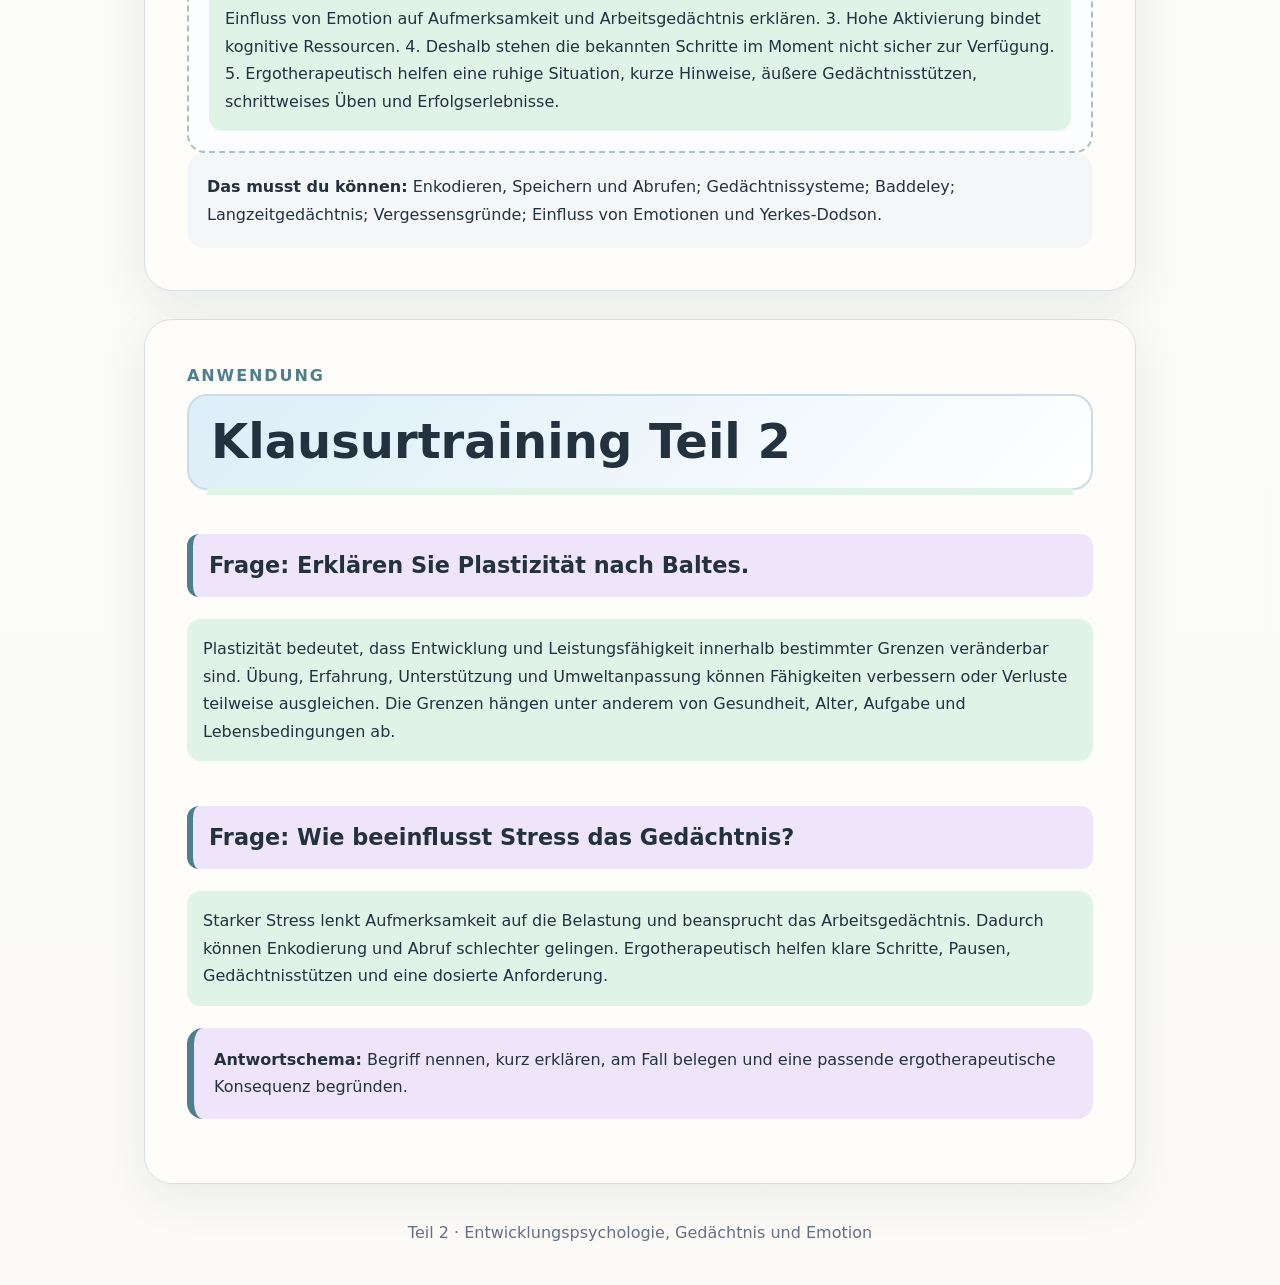
<file: teil2.html>
<!doctype html>
<html lang="de"><head><meta charset="utf-8"><meta name="viewport" content="width=device-width,initial-scale=1"><title>Moritz · Psychologie Teil 2</title>
<style>
:root{--ink:#24313f;--muted:#667085;--paper:#fffdf9;--blue:#dceef8;--mint:#dff3e7;--peach:#fde8d7;--lilac:#eee5fa;--yellow:#fff3c9;--rose:#f8e1e8;--line:#d9dee5;--accent:#4f7f8f}*{box-sizing:border-box}html{scroll-behavior:smooth}body{margin:0;font-family:Inter,ui-sans-serif,system-ui,-apple-system,BlinkMacSystemFont,"Segoe UI",sans-serif;background:linear-gradient(180deg,#f7fbfc,#fbfaf6);color:var(--ink);line-height:1.72}.shell{max-width:1040px;margin:auto;padding:24px}.hero,.chapter{background:var(--paper);border:1px solid var(--line);border-radius:28px;box-shadow:0 14px 45px rgba(43,64,80,.08)}.hero{padding:40px}.chapter{padding:clamp(22px,4vw,42px)}h1{font-size:clamp(2.3rem,6vw,4.6rem);line-height:1.02;margin:.2em 0}h2{font-size:clamp(1.9rem,4vw,3rem);line-height:1.15;margin:.1em 0 .7em;position:relative;padding:18px 22px;border:2px solid #c8dde5;border-radius:20px;background:linear-gradient(135deg,var(--blue),#fff)}h2:before{content:"";position:absolute;left:18px;right:18px;bottom:-7px;height:7px;background:var(--mint)}h3{font-size:1.4rem;margin-top:2em;padding:12px 16px;border-left:6px solid var(--accent);border-radius:12px;background:var(--lilac)}h4{display:inline-block;margin:0 0 .35em;padding:5px 10px;border-radius:10px;background:var(--peach)}.eyebrow{letter-spacing:.12em;text-transform:uppercase;font-weight:800;color:var(--accent)}.lead,.intro{font-size:1.12rem}.nav,.page-switcher{display:flex;gap:10px;flex-wrap:wrap}.nav{margin-top:24px}.page-switcher{margin:24px 0;padding:14px;border:1px solid var(--line);border-radius:18px;background:var(--paper)}.nav a,.page-switcher a{padding:10px 15px;border-radius:999px;background:var(--blue);color:var(--ink);text-decoration:none;font-weight:750}.page-switcher a{background:var(--mint)}main{display:grid;gap:28px}.callout{border-left:7px solid var(--accent);padding:18px 20px;border-radius:16px;margin:22px 0}.blue{background:var(--blue)}.mint{background:var(--mint)}.peach{background:var(--peach)}.lilac{background:var(--lilac)}.yellow{background:var(--yellow)}.rose{background:var(--rose)}.grid{display:grid;grid-template-columns:repeat(2,minmax(0,1fr));gap:16px}.card{border:1px solid var(--line);border-radius:18px;padding:18px;background:#fff}.table-wrap{overflow-x:auto}.compare{width:100%;border-collapse:collapse;margin:16px 0}.compare th,.compare td{border:1px solid var(--line);padding:12px;vertical-align:top}.compare th{background:var(--lilac);text-align:left}.flow{display:grid;grid-template-columns:repeat(3,1fr);gap:14px}.step{padding:18px;border-radius:16px;background:var(--blue);text-align:center;font-weight:800}.case{border:2px dashed #aac0c7;border-radius:18px;padding:20px;background:#fbfdfe}.answer{margin-top:14px;padding:16px;border-radius:14px;background:var(--mint)}.summary{background:#f3f7f8;border-radius:18px;padding:20px}.back-to-top{position:fixed;right:18px;bottom:18px;padding:12px 15px;border:1px solid #b8cbd2;border-radius:999px;background:rgba(255,253,249,.96);color:var(--ink);text-decoration:none;font-weight:800;box-shadow:0 10px 28px rgba(43,64,80,.18)}.footer{text-align:center;color:var(--muted);padding:35px 10px 15px}@media(max-width:760px){.flow,.grid{grid-template-columns:1fr}.hero{padding:26px}.shell{padding:12px}}@media print{body{background:#fff}.shell{max-width:none;padding:0}.hero,.chapter{box-shadow:none}.nav,.page-switcher,.back-to-top{display:none}.chapter{page-break-before:always;border:none}.hero{border:none}.footer{display:none}}

.search-panel{position:sticky;top:10px;z-index:40;display:flex;gap:10px;align-items:center;flex-wrap:wrap;margin:18px 0;padding:14px;border:1px solid var(--line);border-radius:18px;background:rgba(255,253,249,.96);box-shadow:0 8px 24px rgba(43,64,80,.12);backdrop-filter:blur(10px)}
.search-panel input{flex:1 1 280px;min-width:0;padding:12px 14px;border:1px solid #b8cbd2;border-radius:12px;font:inherit;color:var(--ink);background:white}
.search-panel button,.platform-link{border:0;border-radius:12px;padding:11px 13px;font:inherit;font-weight:800;color:var(--ink);background:var(--blue);cursor:pointer;text-decoration:none}
.search-panel button:disabled{opacity:.45;cursor:default}.search-count{min-width:92px;text-align:center;font-weight:800;color:var(--muted)}
mark.search-hit{background:#ffe36e;color:inherit;padding:0 .08em;border-radius:3px}mark.search-hit.current{outline:3px solid #e09a00;background:#ffd24a}
.platform-screen{min-height:100vh;padding:clamp(18px,4vw,48px);background:linear-gradient(180deg,#f7fbfc,#fbfaf6)}
.platform-inner{max-width:1120px;margin:auto}.platform-hero{background:var(--paper);border:1px solid var(--line);border-radius:30px;padding:clamp(26px,5vw,52px);box-shadow:0 14px 45px rgba(43,64,80,.09)}
.course-grid{display:grid;grid-template-columns:repeat(3,minmax(0,1fr));gap:18px;margin-top:28px}.course-tile{display:flex;flex-direction:column;gap:10px;min-height:210px;padding:24px;border:1px solid var(--line);border-radius:24px;background:white;text-align:left;color:var(--ink);font:inherit;box-shadow:0 8px 22px rgba(43,64,80,.07)}
button.course-tile{cursor:pointer}.course-tile:not(.disabled):hover{transform:translateY(-3px);box-shadow:0 14px 30px rgba(43,64,80,.13)}.course-icon{font-size:2.25rem}.course-title{font-size:1.35rem;font-weight:850}.course-description{color:var(--muted)}.course-status{margin-top:auto;align-self:flex-start;padding:6px 10px;border-radius:999px;background:var(--mint);font-weight:800;font-size:.9rem}.course-tile.disabled{opacity:.7;background:#f8f8f7}.course-tile.disabled .course-status{background:var(--yellow)}
.course-psychology{background:linear-gradient(145deg,var(--blue),#fff)}.course-medical{background:linear-gradient(145deg,var(--mint),#fff)}.course-anatomy{background:linear-gradient(145deg,var(--peach),#fff)}.course-disease{background:linear-gradient(145deg,var(--lilac),#fff)}.course-more{background:linear-gradient(145deg,var(--yellow),#fff)}
.course-shell-hidden{display:none!important}.platform-hidden{display:none!important}
@media(max-width:820px){.course-grid{grid-template-columns:repeat(2,minmax(0,1fr))}}@media(max-width:560px){.course-grid{grid-template-columns:1fr}.search-panel{top:4px}.search-panel input{flex-basis:100%}.course-tile{min-height:170px}}
@media print{.search-panel,.platform-screen{display:none!important}.course-shell-hidden{display:block!important}}

</style></head>
<body id="seitenanfang"><div class="shell"><header class="hero"><div class="eyebrow">Psychologie · Ergotherapie</div><h1>Moritz’ digitales Lehrbuch</h1><p class="lead">Teil 2: Entwicklungspsychologie sowie Gedächtnis und Emotion – verständlich, klausurorientiert und mit Ergotherapie-Bezug.</p><div class="nav"><a href="#entwicklung">Kapitel 3</a><a href="#gedaechtnis">Kapitel 4</a><a href="#klausurtraining">Klausurtraining</a></div></header>
<nav class="page-switcher"><a href="index.html">Teil 1 · Kapitel 1–2</a><a href="teil2.html">Teil 2 · Kapitel 3–4</a><a href="teil3.html">Teil 3 · Kapitel 5</a></nav>
<div class="search-panel" role="search" aria-label="Kurs durchsuchen">
  <a class="platform-link" href="index.html" data-platform-link>🏠 Lernplattform</a>
  <input class="course-search" type="search" placeholder="Kapitel oder Begriff suchen …" aria-label="Kapitel oder Begriff suchen">
  <button class="search-prev" type="button" title="Vorheriger Treffer">↑</button>
  <button class="search-next" type="button" title="Nächster Treffer">↓</button>
  <span class="search-count" aria-live="polite">0 Treffer</span>
</div>
<main>
<section class="chapter" id="entwicklung"><div class="eyebrow">Kapitel 3</div><h2>Entwicklungspsychologie</h2><p class="intro">Entwicklung beginnt vor der Geburt und endet nicht mit dem Erwachsenwerden. Menschen verändern sich körperlich, kognitiv, emotional und sozial über die gesamte Lebensspanne.</p><div class="callout blue"><strong>Definition:</strong> Entwicklung bezeichnet relativ überdauernde Veränderungen des Erlebens und Verhaltens. Sie entstehen im Zusammenspiel von Reifung, Lernen, Erfahrung, Umwelt und Eigenaktivität.</div>
<h3>3.1 Kennzeichen von Entwicklung</h3><div class="grid"><div class="card"><h4>Lebenslang</h4><p>Entwicklung findet in jedem Lebensalter statt.</p></div><div class="card"><h4>Multidimensional</h4><p>Körper, Denken, Gefühle und Sozialverhalten entwickeln sich miteinander.</p></div><div class="card"><h4>Multidirektional</h4><p>Manche Fähigkeiten wachsen, andere nehmen ab.</p></div><div class="card"><h4>Individuell</h4><p>Tempo und Verlauf unterscheiden sich.</p></div><div class="card"><h4>Kontextabhängig</h4><p>Biografie, Kultur, Beziehungen und Lebensbedingungen wirken mit.</p></div><div class="card"><h4>Plastisch</h4><p>Entwicklung ist innerhalb biologischer und sozialer Grenzen veränderbar.</p></div></div>
<h3>3.2 Entwicklungsbereiche und Einflussfaktoren</h3><div class="table-wrap"><table class="compare"><tr><th>Bereich</th><th>Beispiel</th></tr><tr><td>Körper und Motorik</td><td>Greifen lernen oder nach Schlaganfall wieder anziehen.</td></tr><tr><td>Kognition</td><td>Aufmerksamkeit, Gedächtnis, Planen und Problemlösen.</td></tr><tr><td>Sprache</td><td>Sprachverständnis und Ausdruck.</td></tr><tr><td>Emotion</td><td>Gefühle wahrnehmen und regulieren.</td></tr><tr><td>Soziales</td><td>Beziehungen, Rollen und Regeln.</td></tr><tr><td>Persönlichkeit</td><td>Selbstbild, Werte und Identität.</td></tr></table></div><p>Einfluss nehmen Anlage und Reifung, Lernen, Beziehungen, Kultur und Gesellschaft, Gesundheit, kritische Lebensereignisse sowie die Eigenaktivität der Person.</p>
<h3>3.3 Entwicklungsaufgaben</h3><p>Entwicklungsaufgaben sind typische Anforderungen einer Lebensphase. Sie entstehen aus körperlichen Veränderungen, gesellschaftlichen Erwartungen und persönlichen Zielen. Beispiele sind Schuleintritt, Berufsfindung, selbstständiges Wohnen, Elternschaft oder der Umgang mit altersbedingten Veränderungen.</p><div class="callout mint"><strong>Ergotherapie-Bezug:</strong> Therapieziele passen besser, wenn sie zur aktuellen Lebensphase und zu den Rollen der Person passen.</div>
<h3>3.4 Eriksons acht psychosoziale Phasen</h3><p>Erikson beschreibt acht Konflikte. Die Altersangaben sind nur ungefähre Orientierung, keine starren Grenzen.</p><div class="table-wrap"><table class="compare"><tr><th>Lebensphase</th><th>Konflikt</th><th>Einfach erklärt</th><th>Ergotherapie-Bezug</th></tr><tr><td>Säuglingsalter</td><td>Urvertrauen vs. Misstrauen</td><td>Ist die Welt verlässlich?</td><td>Vorhersehbare Abläufe und sichere Beziehung.</td></tr><tr><td>Frühe Kindheit</td><td>Autonomie vs. Scham/Zweifel</td><td>Kann ich selbst handeln?</td><td>Selbstständigkeit ermöglichen, ohne zu überfordern.</td></tr><tr><td>Spielalter</td><td>Initiative vs. Schuldgefühl</td><td>Darf ich Ideen umsetzen?</td><td>Eigene Spiel- und Handlungsideen unterstützen.</td></tr><tr><td>Schulalter</td><td>Werksinn vs. Minderwertigkeit</td><td>Kann ich etwas leisten?</td><td>Passende Anforderungen und sichtbare Erfolge.</td></tr><tr><td>Jugend</td><td>Identität vs. Rollendiffusion</td><td>Wer bin ich?</td><td>Interessen, Rollen und Zukunftsziele erkunden.</td></tr><tr><td>Frühes Erwachsenenalter</td><td>Intimität vs. Isolation</td><td>Kann ich Nähe zulassen?</td><td>Teilhabe und soziale Beziehungen stärken.</td></tr><tr><td>Mittleres Erwachsenenalter</td><td>Generativität vs. Stagnation</td><td>Kann ich beitragen und Verantwortung übernehmen?</td><td>Bedeutsame Arbeit, Familie oder Engagement ermöglichen.</td></tr><tr><td>Hohes Alter</td><td>Ich-Integrität vs. Verzweiflung</td><td>Kann ich mein Leben annehmen?</td><td>Biografiearbeit und bedeutungsvolle Betätigung.</td></tr></table></div>
<h3>3.5 Baltes: Entwicklung über die Lebensspanne</h3><p>Baltes betont: Entwicklung ist lebenslang, multidimensional, multidirektional, plastisch und kontextabhängig. Sie enthält immer <strong>Gewinne und Verluste</strong>.</p><h4>SOK-Modell</h4><div class="flow"><div class="step">Selektion<br><small>Wichtige Ziele auswählen</small></div><div class="step">Optimierung<br><small>Gezielt üben und Ressourcen einsetzen</small></div><div class="step">Kompensation<br><small>Hilfsmittel oder andere Wege nutzen</small></div></div><div class="callout yellow"><strong>Beispiel:</strong> Ein älterer Mensch wählt das selbstständige Kochen als wichtiges Ziel, übt einzelne Schritte und nutzt bei Bedarf einen Greifarm oder vorbereitete Zutaten.</div>
<h3>3.6 Fallbeispiel</h3><div class="case"><strong>Fall:</strong> Eine ältere Patientin kann wegen nachlassender Kraft nicht mehr alle Aufgaben im Haushalt übernehmen. Sie möchte unbedingt weiter selbstständig frühstücken.<div class="answer"><strong>Musterlösung:</strong> 1. Es zeigen sich alters- und gesundheitsbedingte Verluste, aber auch erhaltene Fähigkeiten. 2. Das passt zu Baltes und dem SOK-Modell. 3. Entwicklung enthält Gewinne, Verluste und Plastizität. 4. Die Patientin selektiert das Frühstück als wichtiges Ziel. 5. Durch Übung, Kraftdosierung, Hilfsmittel und eine angepasste Küchenorganisation kann sie diese Aktivität optimieren und Einschränkungen kompensieren.</div></div><div class="summary"><strong>Das musst du können:</strong> Entwicklung definieren; Kennzeichen, Bereiche und Einflussfaktoren erklären; Erikson und Baltes einschließlich SOK auf Fälle anwenden.</div></section>
<section class="chapter" id="gedaechtnis"><div class="eyebrow">Kapitel 4</div><h2>Gedächtnis und Emotion</h2><p class="intro">Gedächtnis ermöglicht, Informationen aufzunehmen, zu behalten und später zu nutzen. Emotionen beeinflussen dabei Aufmerksamkeit, Lernen und Abruf.</p>
<h3>4.1 Drei Grundprozesse</h3><div class="flow"><div class="step">Enkodieren<br><small>Information aufnehmen und verarbeiten</small></div><div class="step">Speichern<br><small>Information erhalten</small></div><div class="step">Abrufen<br><small>Information wieder verfügbar machen</small></div></div>
<h3>4.2 Gedächtnissysteme</h3><div class="grid"><div class="card"><h4>Sensorisches Gedächtnis</h4><p>Hält Sinneseindrücke sehr kurz fest.</p></div><div class="card"><h4>Kurzzeitgedächtnis</h4><p>Bewahrt wenige Informationen für kurze Zeit.</p></div><div class="card"><h4>Arbeitsgedächtnis</h4><p>Hält und bearbeitet Informationen für eine aktuelle Aufgabe.</p></div><div class="card"><h4>Langzeitgedächtnis</h4><p>Speichert Wissen, Erlebnisse und Fertigkeiten längerfristig.</p></div></div>
<h3>4.3 Baddeleys Arbeitsgedächtnismodell</h3><div class="grid"><div class="card"><h4>Zentrale Exekutive</h4><p>Steuert Aufmerksamkeit und koordiniert die Teilsysteme.</p></div><div class="card"><h4>Phonologische Schleife</h4><p>Hält sprachliche und akustische Informationen kurz aktiv.</p></div><div class="card"><h4>Visuell-räumlicher Notizblock</h4><p>Bearbeitet Bilder, Formen, Wege und räumliche Anordnungen.</p></div><div class="card"><h4>Episodischer Puffer</h4><p>Verbindet Informationen aus verschiedenen Quellen zu einer zusammenhängenden Episode.</p></div></div><div class="callout blue"><strong>Beispiel:</strong> Beim Kochen behält die phonologische Schleife eine Anweisung im Kopf, der visuell-räumliche Notizblock die Anordnung der Zutaten und die zentrale Exekutive koordiniert die Schritte.</div>
<h3>4.4 Langzeitgedächtnis</h3><div class="table-wrap"><table class="compare"><tr><th>Form</th><th>Inhalt</th><th>Beispiel</th></tr><tr><td>Episodisch</td><td>Persönliche Erlebnisse</td><td>Erinnerung an den ersten Schultag.</td></tr><tr><td>Semantisch</td><td>Fakten und Wissen</td><td>Berlin ist die Hauptstadt Deutschlands.</td></tr><tr><td>Prozedural</td><td>Automatisierte Fertigkeiten</td><td>Fahrradfahren oder Schnürsenkel binden.</td></tr></table></div>
<h3>4.5 Warum wir vergessen</h3><div class="grid"><div class="card"><h4>Fehlende Aufmerksamkeit</h4><p>Die Information wird kaum verarbeitet.</p></div><div class="card"><h4>Unzureichende Enkodierung</h4><p>Sie wird nicht sinnvoll verknüpft.</p></div><div class="card"><h4>Fehlende Wiederholung</h4><p>Die Gedächtnisspur wird schwach.</p></div><div class="card"><h4>Interferenz</h4><p>Ähnliche alte und neue Informationen stören sich.</p></div><div class="card"><h4>Abrufproblem</h4><p>Die Information ist vorhanden, aber gerade nicht zugänglich.</p></div><div class="card"><h4>Belastung oder Erkrankung</h4><p>Stress, Erschöpfung und neurologische Erkrankungen können Gedächtnisprozesse beeinträchtigen.</p></div></div>
<h3>4.6 Emotion und Lernen</h3><p>Emotionen lenken Aufmerksamkeit. Persönlich bedeutsame Inhalte werden oft besser gespeichert. Sehr starke Angst oder Stress können das Arbeitsgedächtnis belasten. Positive Emotionen und Erfolgserlebnisse können Neugier, Ausdauer und Lernen unterstützen.</p><div class="callout yellow"><strong>Yerkes-Dodson-Grundidee:</strong> Sehr geringe Aktivierung kann zu wenig Aufmerksamkeit bedeuten. Eine mittlere Aktivierung kann Leistung unterstützen. Sehr hohe Aktivierung kann Leistung verschlechtern. Das ist vereinfacht und hängt von Person und Aufgabe ab.</div>
<h3>4.7 Ergotherapie-Bezug</h3><p>Informationen sollten kurz, klar, anschaulich und in sinnvolle Schritte gegliedert werden. Wiederholung, Routinen, Merkzettel, Bilder, Kalender und feste Ablageorte entlasten das Gedächtnis. Inhalte werden besser gelernt, wenn sie mit bedeutsamen Alltagshandlungen verbunden sind.</p>
<h3>4.8 Fallbeispiel</h3><div class="case"><strong>Fall:</strong> Ein Patient mit hoher Prüfungsangst kann bekannte Arbeitsschritte in einer Therapiesituation plötzlich nicht mehr abrufen.<div class="answer"><strong>Musterlösung:</strong> 1. Unter starker Anspannung gelingt der Abruf schlechter. 2. Das lässt sich mit dem Einfluss von Emotion auf Aufmerksamkeit und Arbeitsgedächtnis erklären. 3. Hohe Aktivierung bindet kognitive Ressourcen. 4. Deshalb stehen die bekannten Schritte im Moment nicht sicher zur Verfügung. 5. Ergotherapeutisch helfen eine ruhige Situation, kurze Hinweise, äußere Gedächtnisstützen, schrittweises Üben und Erfolgserlebnisse.</div></div><div class="summary"><strong>Das musst du können:</strong> Enkodieren, Speichern und Abrufen; Gedächtnissysteme; Baddeley; Langzeitgedächtnis; Vergessensgründe; Einfluss von Emotionen und Yerkes-Dodson.</div></section>
<section class="chapter" id="klausurtraining"><div class="eyebrow">Anwendung</div><h2>Klausurtraining Teil 2</h2><h3>Frage: Erklären Sie Plastizität nach Baltes.</h3><div class="answer">Plastizität bedeutet, dass Entwicklung und Leistungsfähigkeit innerhalb bestimmter Grenzen veränderbar sind. Übung, Erfahrung, Unterstützung und Umweltanpassung können Fähigkeiten verbessern oder Verluste teilweise ausgleichen. Die Grenzen hängen unter anderem von Gesundheit, Alter, Aufgabe und Lebensbedingungen ab.</div><h3>Frage: Wie beeinflusst Stress das Gedächtnis?</h3><div class="answer">Starker Stress lenkt Aufmerksamkeit auf die Belastung und beansprucht das Arbeitsgedächtnis. Dadurch können Enkodierung und Abruf schlechter gelingen. Ergotherapeutisch helfen klare Schritte, Pausen, Gedächtnisstützen und eine dosierte Anforderung.</div><div class="callout lilac"><strong>Antwortschema:</strong> Begriff nennen, kurz erklären, am Fall belegen und eine passende ergotherapeutische Konsequenz begründen.</div></section>
</main><div class="footer">Teil 2 · Entwicklungspsychologie, Gedächtnis und Emotion</div></div><a class="back-to-top" href="#seitenanfang">↑ Zum Anfang</a>
<script>
(() => {
  const normalise = value => value.toLocaleLowerCase('de-DE');
  const escapeRegExp = value => value.replace(/[.*+?^${}()|[\]\\]/g,'\\$&');
  const panel = document.querySelector('.search-panel');
  const input = panel?.querySelector('.course-search');
  const prev = panel?.querySelector('.search-prev');
  const next = panel?.querySelector('.search-next');
  const count = panel?.querySelector('.search-count');
  const content = document.querySelector('main');
  let hits = [];
  let current = -1;

  function clearHits(){
    document.querySelectorAll('mark.search-hit').forEach(mark => mark.replaceWith(document.createTextNode(mark.textContent)));
    content?.normalize(); hits=[]; current=-1;
  }
  function showCurrent(index){
    hits.forEach(hit => hit.classList.remove('current'));
    if(!hits.length){count.textContent='0 Treffer';prev.disabled=true;next.disabled=true;return;}
    current=(index+hits.length)%hits.length; hits[current].classList.add('current');
    count.textContent=`${current+1} von ${hits.length}`; prev.disabled=false; next.disabled=false;
    hits[current].scrollIntoView({behavior:'smooth',block:'center'});
  }
  function search(){
    clearHits(); const term=input.value.trim();
    if(term.length<2){count.textContent=term?'Mind. 2 Zeichen':'0 Treffer';prev.disabled=true;next.disabled=true;return;}
    const regex=new RegExp(escapeRegExp(term),'gi');
    const walker=document.createTreeWalker(content,NodeFilter.SHOW_TEXT,{acceptNode(node){
      if(!node.nodeValue.trim()||node.parentElement.closest('script,style,mark,.search-panel')) return NodeFilter.FILTER_REJECT;
      return normalise(node.nodeValue).includes(normalise(term))?NodeFilter.FILTER_ACCEPT:NodeFilter.FILTER_REJECT;
    }});
    const nodes=[]; while(walker.nextNode()) nodes.push(walker.currentNode);
    nodes.forEach(node=>{
      const fragment=document.createDocumentFragment(); let last=0;
      node.nodeValue.replace(regex,(match,offset)=>{fragment.append(node.nodeValue.slice(last,offset));const mark=document.createElement('mark');mark.className='search-hit';mark.textContent=match;fragment.append(mark);last=offset+match.length;return match;});
      fragment.append(node.nodeValue.slice(last)); node.replaceWith(fragment);
    });
    hits=[...document.querySelectorAll('mark.search-hit')]; showCurrent(0);
  }
  input?.addEventListener('input',search); prev?.addEventListener('click',()=>showCurrent(current-1)); next?.addEventListener('click',()=>showCurrent(current+1));
  input?.addEventListener('keydown',event=>{if(event.key==='Enter'){event.preventDefault();showCurrent(event.shiftKey?current-1:current+1)}if(event.key==='Escape'){input.value='';search();input.blur();}});

  const platform=document.getElementById('lernplattform'); const shell=document.querySelector('.shell'); const openButton=document.getElementById('open-psychology');
  if(platform&&shell){
    shell.classList.add('course-shell-hidden');
    const openCourse=()=>{platform.classList.add('platform-hidden');shell.classList.remove('course-shell-hidden');window.scrollTo({top:0,behavior:'smooth'});};
    const openPlatform=event=>{event.preventDefault();clearHits();if(input) input.value='';shell.classList.add('course-shell-hidden');platform.classList.remove('platform-hidden');window.scrollTo({top:0,behavior:'smooth'});};
    openButton?.addEventListener('click',openCourse);
    document.querySelectorAll('[data-platform-link]').forEach(link=>link.addEventListener('click',openPlatform));
    if(location.hash&&location.hash!=='#lernplattform') openCourse();
  }
})();
</script>

</body></html>
</file>
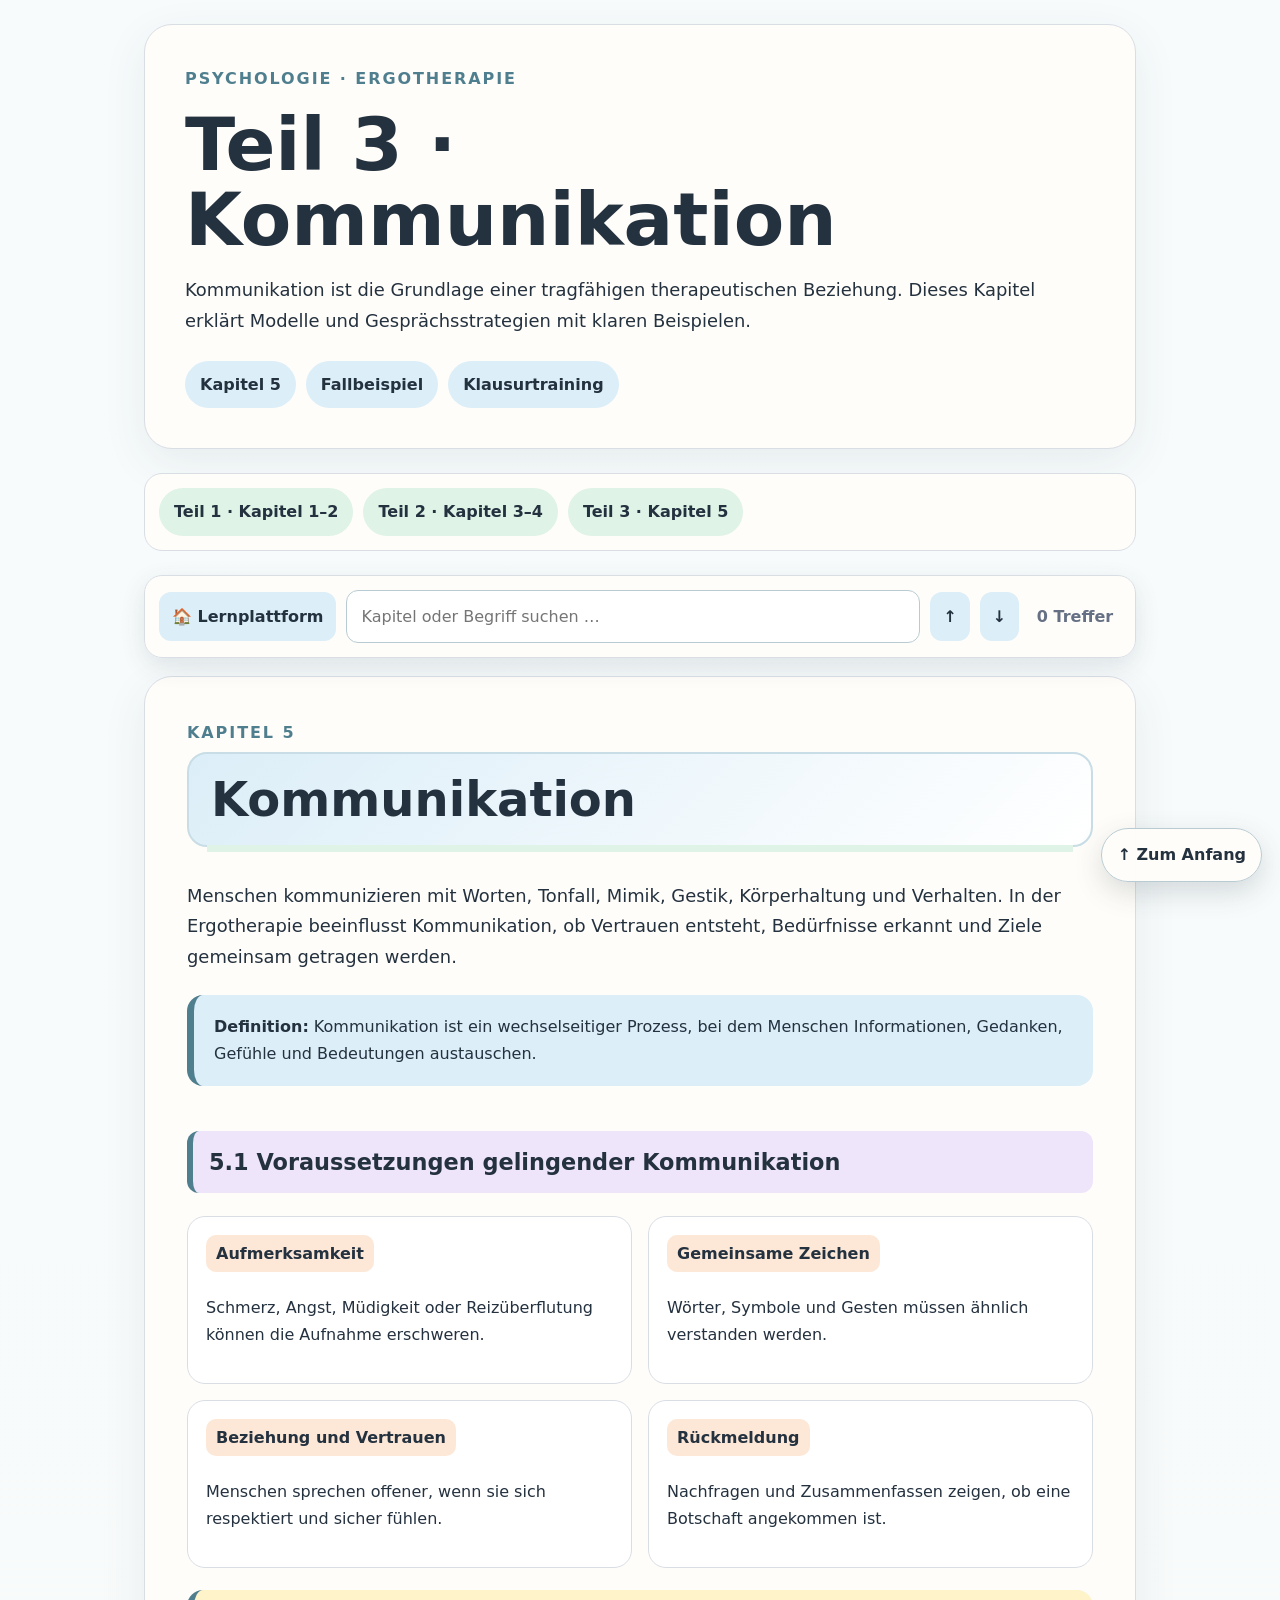
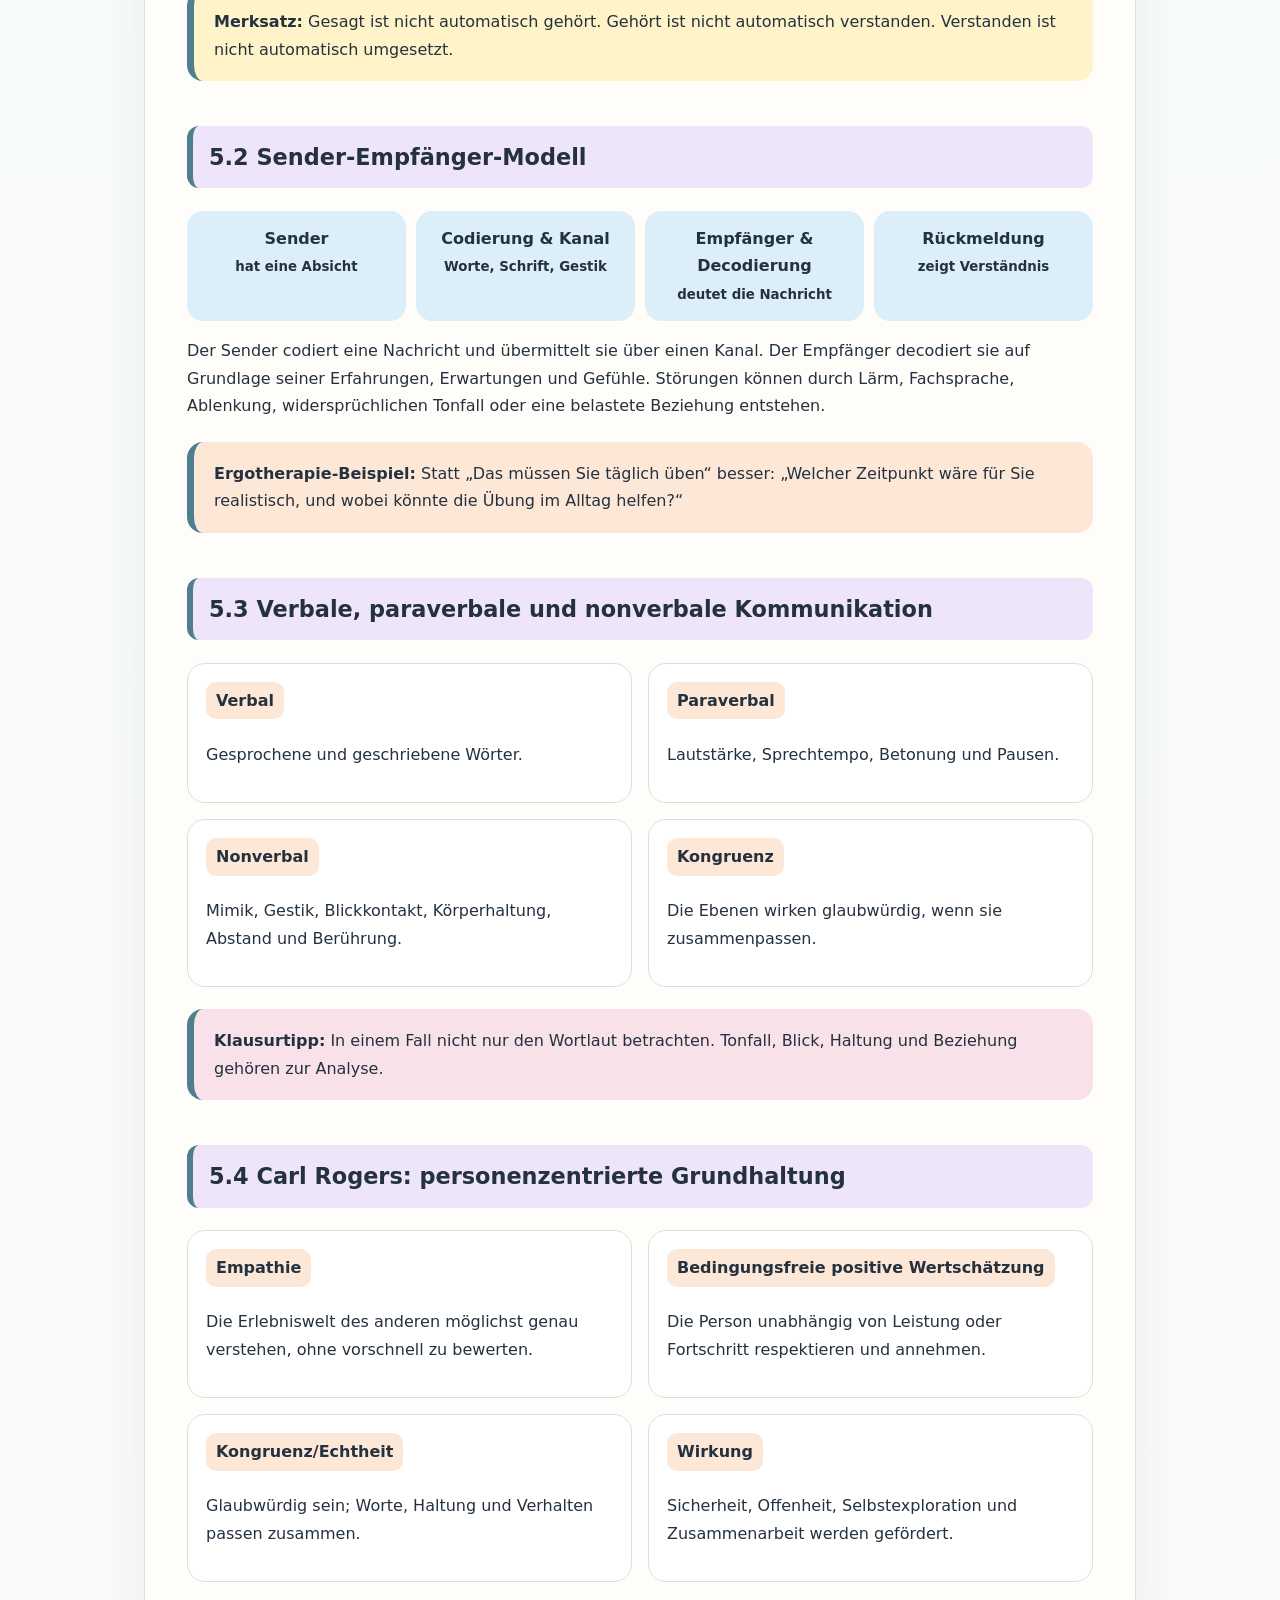
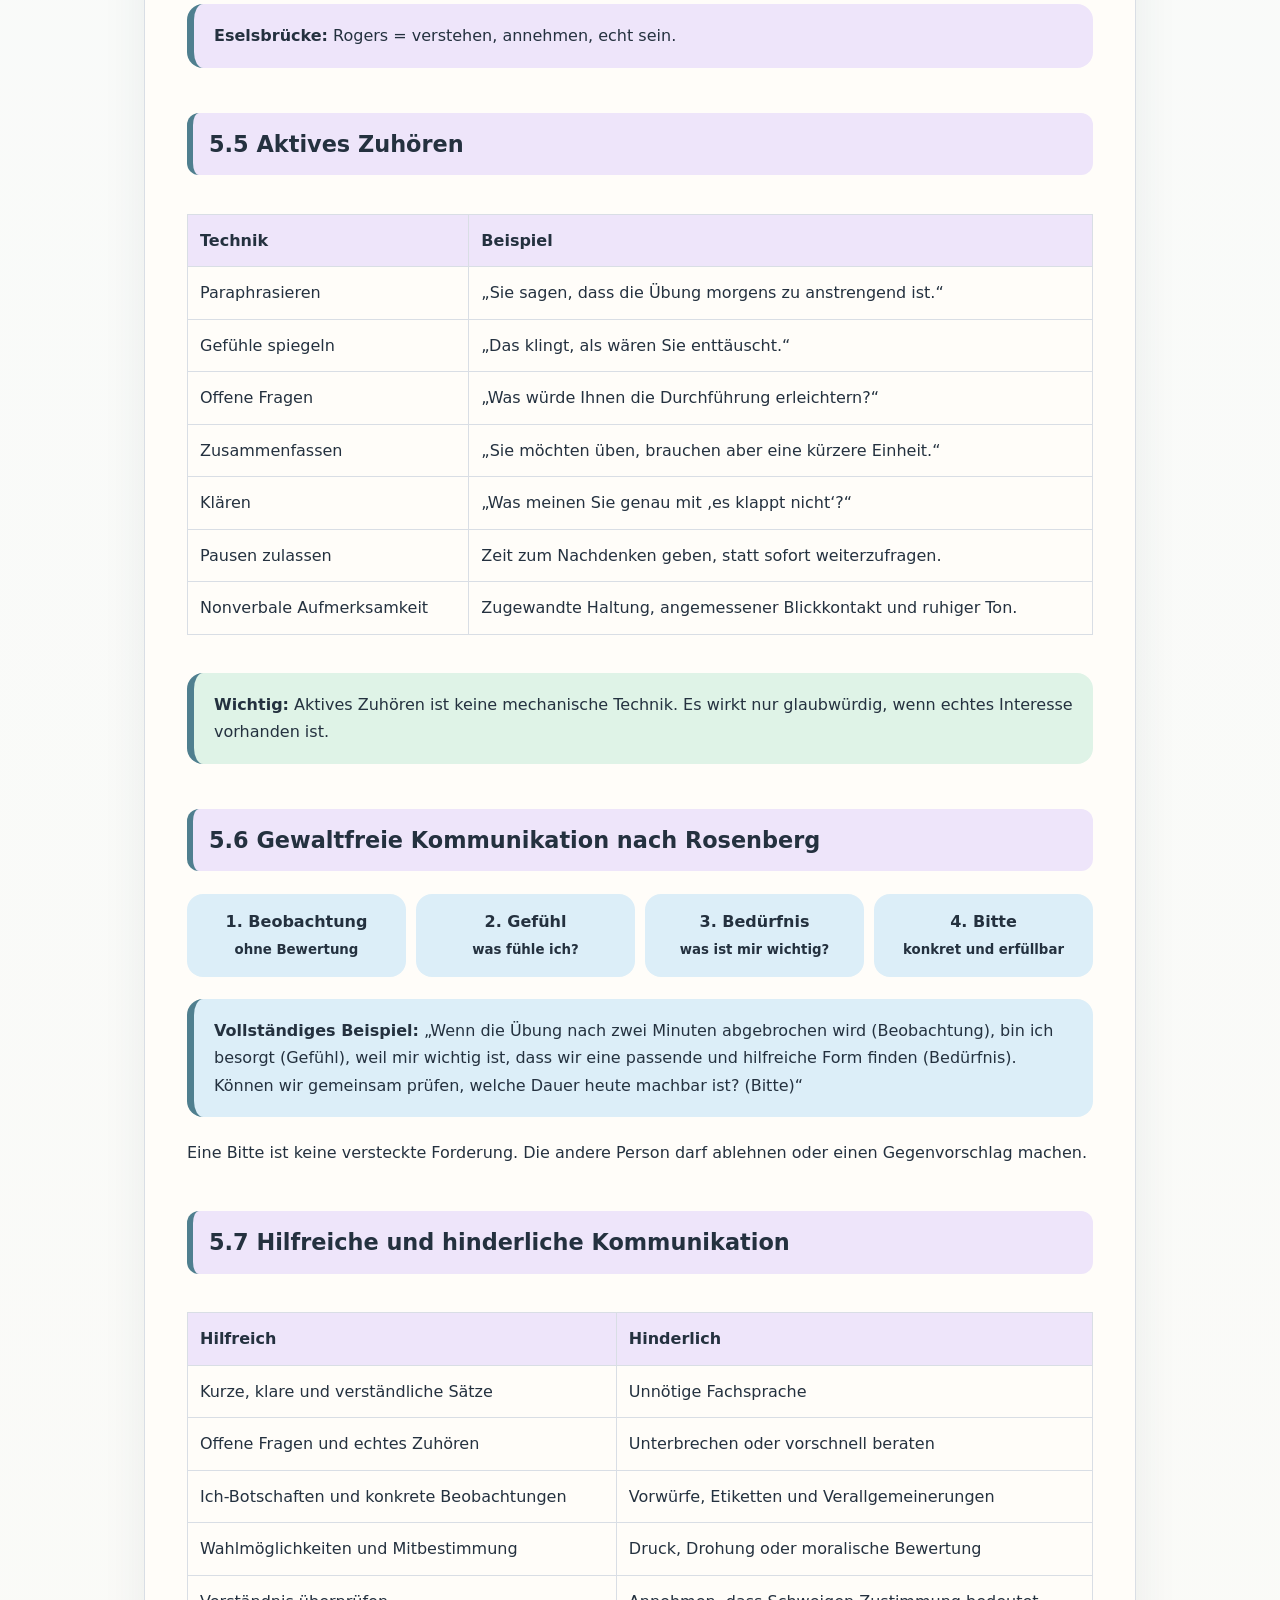
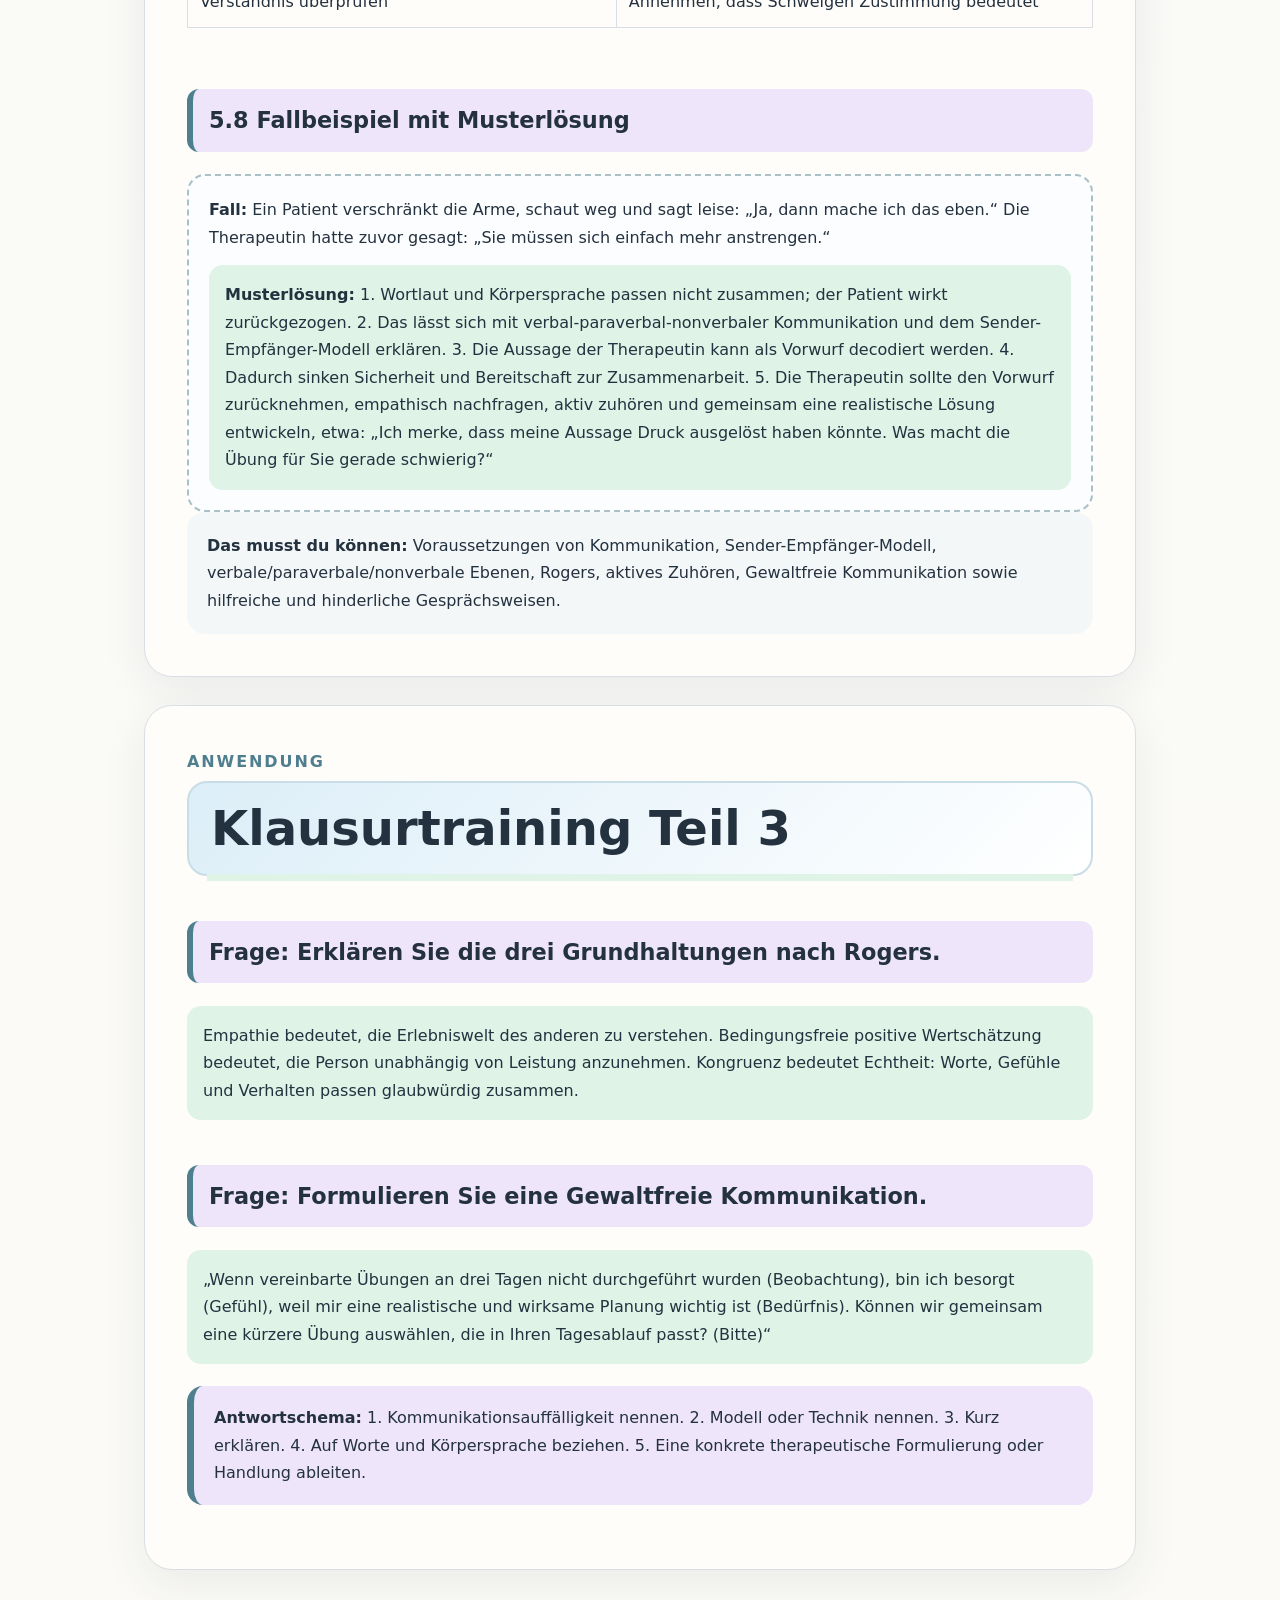
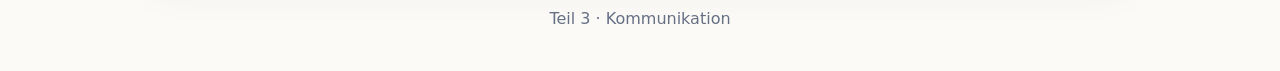
<file: teil3.html>
<!doctype html>
<html lang="de"><head><meta charset="utf-8"><meta name="viewport" content="width=device-width,initial-scale=1"><title>Moritz · Psychologie Teil 3</title>
<style>
:root{--ink:#24313f;--muted:#667085;--paper:#fffdf9;--blue:#dceef8;--mint:#dff3e7;--peach:#fde8d7;--lilac:#eee5fa;--yellow:#fff3c9;--rose:#f8e1e8;--line:#d9dee5;--accent:#4f7f8f}*{box-sizing:border-box}html{scroll-behavior:smooth}body{margin:0;font-family:Inter,ui-sans-serif,system-ui,-apple-system,BlinkMacSystemFont,"Segoe UI",sans-serif;background:linear-gradient(180deg,#f7fbfc,#fbfaf6);color:var(--ink);line-height:1.72}.shell{max-width:1040px;margin:auto;padding:24px}.hero,.chapter{background:var(--paper);border:1px solid var(--line);border-radius:28px;box-shadow:0 14px 45px rgba(43,64,80,.08)}.hero{padding:40px}.chapter{padding:clamp(22px,4vw,42px)}h1{font-size:clamp(2.3rem,6vw,4.6rem);line-height:1.02;margin:.2em 0}h2{font-size:clamp(1.9rem,4vw,3rem);line-height:1.15;margin:.1em 0 .7em;position:relative;padding:18px 22px;border:2px solid #c8dde5;border-radius:20px;background:linear-gradient(135deg,var(--blue),#fff)}h2:before{content:"";position:absolute;left:18px;right:18px;bottom:-7px;height:7px;background:var(--mint)}h3{font-size:1.4rem;margin-top:2em;padding:12px 16px;border-left:6px solid var(--accent);border-radius:12px;background:var(--lilac)}h4{display:inline-block;margin:0 0 .35em;padding:5px 10px;border-radius:10px;background:var(--peach)}.eyebrow{letter-spacing:.12em;text-transform:uppercase;font-weight:800;color:var(--accent)}.lead,.intro{font-size:1.12rem}.nav,.page-switcher{display:flex;gap:10px;flex-wrap:wrap}.nav{margin-top:24px}.page-switcher{margin:24px 0;padding:14px;border:1px solid var(--line);border-radius:18px;background:var(--paper)}.nav a,.page-switcher a{padding:10px 15px;border-radius:999px;background:var(--blue);color:var(--ink);text-decoration:none;font-weight:750}.page-switcher a{background:var(--mint)}main{display:grid;gap:28px}.callout{border-left:7px solid var(--accent);padding:18px 20px;border-radius:16px;margin:22px 0}.blue{background:var(--blue)}.mint{background:var(--mint)}.peach{background:var(--peach)}.lilac{background:var(--lilac)}.yellow{background:var(--yellow)}.rose{background:var(--rose)}.grid{display:grid;grid-template-columns:repeat(2,minmax(0,1fr));gap:16px}.card{border:1px solid var(--line);border-radius:18px;padding:18px;background:#fff}.table-wrap{overflow-x:auto}.compare{width:100%;border-collapse:collapse;margin:16px 0}.compare th,.compare td{border:1px solid var(--line);padding:12px;vertical-align:top}.compare th{background:var(--lilac);text-align:left}.flow{display:grid;grid-template-columns:repeat(4,1fr);gap:10px}.step{padding:14px 10px;border-radius:16px;background:var(--blue);text-align:center;font-weight:800}.case{border:2px dashed #aac0c7;border-radius:18px;padding:20px;background:#fbfdfe}.answer{margin-top:14px;padding:16px;border-radius:14px;background:var(--mint)}.summary{background:#f3f7f8;border-radius:18px;padding:20px}.back-to-top{position:fixed;right:18px;bottom:18px;padding:12px 15px;border:1px solid #b8cbd2;border-radius:999px;background:rgba(255,253,249,.96);color:var(--ink);text-decoration:none;font-weight:800;box-shadow:0 10px 28px rgba(43,64,80,.18)}.footer{text-align:center;color:var(--muted);padding:35px 10px 15px}@media(max-width:760px){.flow,.grid{grid-template-columns:1fr}.hero{padding:26px}.shell{padding:12px}}@media print{body{background:#fff}.shell{max-width:none;padding:0}.hero,.chapter{box-shadow:none}.nav,.page-switcher,.back-to-top{display:none}.chapter{page-break-before:always;border:none}.hero{border:none}.footer{display:none}}

.search-panel{position:sticky;top:10px;z-index:40;display:flex;gap:10px;align-items:center;flex-wrap:wrap;margin:18px 0;padding:14px;border:1px solid var(--line);border-radius:18px;background:rgba(255,253,249,.96);box-shadow:0 8px 24px rgba(43,64,80,.12);backdrop-filter:blur(10px)}
.search-panel input{flex:1 1 280px;min-width:0;padding:12px 14px;border:1px solid #b8cbd2;border-radius:12px;font:inherit;color:var(--ink);background:white}
.search-panel button,.platform-link{border:0;border-radius:12px;padding:11px 13px;font:inherit;font-weight:800;color:var(--ink);background:var(--blue);cursor:pointer;text-decoration:none}
.search-panel button:disabled{opacity:.45;cursor:default}.search-count{min-width:92px;text-align:center;font-weight:800;color:var(--muted)}
mark.search-hit{background:#ffe36e;color:inherit;padding:0 .08em;border-radius:3px}mark.search-hit.current{outline:3px solid #e09a00;background:#ffd24a}
.platform-screen{min-height:100vh;padding:clamp(18px,4vw,48px);background:linear-gradient(180deg,#f7fbfc,#fbfaf6)}
.platform-inner{max-width:1120px;margin:auto}.platform-hero{background:var(--paper);border:1px solid var(--line);border-radius:30px;padding:clamp(26px,5vw,52px);box-shadow:0 14px 45px rgba(43,64,80,.09)}
.course-grid{display:grid;grid-template-columns:repeat(3,minmax(0,1fr));gap:18px;margin-top:28px}.course-tile{display:flex;flex-direction:column;gap:10px;min-height:210px;padding:24px;border:1px solid var(--line);border-radius:24px;background:white;text-align:left;color:var(--ink);font:inherit;box-shadow:0 8px 22px rgba(43,64,80,.07)}
button.course-tile{cursor:pointer}.course-tile:not(.disabled):hover{transform:translateY(-3px);box-shadow:0 14px 30px rgba(43,64,80,.13)}.course-icon{font-size:2.25rem}.course-title{font-size:1.35rem;font-weight:850}.course-description{color:var(--muted)}.course-status{margin-top:auto;align-self:flex-start;padding:6px 10px;border-radius:999px;background:var(--mint);font-weight:800;font-size:.9rem}.course-tile.disabled{opacity:.7;background:#f8f8f7}.course-tile.disabled .course-status{background:var(--yellow)}
.course-psychology{background:linear-gradient(145deg,var(--blue),#fff)}.course-medical{background:linear-gradient(145deg,var(--mint),#fff)}.course-anatomy{background:linear-gradient(145deg,var(--peach),#fff)}.course-disease{background:linear-gradient(145deg,var(--lilac),#fff)}.course-more{background:linear-gradient(145deg,var(--yellow),#fff)}
.course-shell-hidden{display:none!important}.platform-hidden{display:none!important}
@media(max-width:820px){.course-grid{grid-template-columns:repeat(2,minmax(0,1fr))}}@media(max-width:560px){.course-grid{grid-template-columns:1fr}.search-panel{top:4px}.search-panel input{flex-basis:100%}.course-tile{min-height:170px}}
@media print{.search-panel,.platform-screen{display:none!important}.course-shell-hidden{display:block!important}}

</style></head>
<body id="seitenanfang"><div class="shell"><header class="hero"><div class="eyebrow">Psychologie · Ergotherapie</div><h1>Teil 3 · Kommunikation</h1><p class="lead">Kommunikation ist die Grundlage einer tragfähigen therapeutischen Beziehung. Dieses Kapitel erklärt Modelle und Gesprächsstrategien mit klaren Beispielen.</p><div class="nav"><a href="#kommunikation">Kapitel 5</a><a href="#fall">Fallbeispiel</a><a href="#klausurtraining">Klausurtraining</a></div></header>
<nav class="page-switcher"><a href="index.html">Teil 1 · Kapitel 1–2</a><a href="teil2.html">Teil 2 · Kapitel 3–4</a><a href="teil3.html">Teil 3 · Kapitel 5</a></nav>
<div class="search-panel" role="search" aria-label="Kurs durchsuchen">
  <a class="platform-link" href="index.html" data-platform-link>🏠 Lernplattform</a>
  <input class="course-search" type="search" placeholder="Kapitel oder Begriff suchen …" aria-label="Kapitel oder Begriff suchen">
  <button class="search-prev" type="button" title="Vorheriger Treffer">↑</button>
  <button class="search-next" type="button" title="Nächster Treffer">↓</button>
  <span class="search-count" aria-live="polite">0 Treffer</span>
</div>
<main>
<section class="chapter" id="kommunikation"><div class="eyebrow">Kapitel 5</div><h2>Kommunikation</h2><p class="intro">Menschen kommunizieren mit Worten, Tonfall, Mimik, Gestik, Körperhaltung und Verhalten. In der Ergotherapie beeinflusst Kommunikation, ob Vertrauen entsteht, Bedürfnisse erkannt und Ziele gemeinsam getragen werden.</p><div class="callout blue"><strong>Definition:</strong> Kommunikation ist ein wechselseitiger Prozess, bei dem Menschen Informationen, Gedanken, Gefühle und Bedeutungen austauschen.</div>
<h3>5.1 Voraussetzungen gelingender Kommunikation</h3><div class="grid"><div class="card"><h4>Aufmerksamkeit</h4><p>Schmerz, Angst, Müdigkeit oder Reizüberflutung können die Aufnahme erschweren.</p></div><div class="card"><h4>Gemeinsame Zeichen</h4><p>Wörter, Symbole und Gesten müssen ähnlich verstanden werden.</p></div><div class="card"><h4>Beziehung und Vertrauen</h4><p>Menschen sprechen offener, wenn sie sich respektiert und sicher fühlen.</p></div><div class="card"><h4>Rückmeldung</h4><p>Nachfragen und Zusammenfassen zeigen, ob eine Botschaft angekommen ist.</p></div></div><div class="callout yellow"><strong>Merksatz:</strong> Gesagt ist nicht automatisch gehört. Gehört ist nicht automatisch verstanden. Verstanden ist nicht automatisch umgesetzt.</div>
<h3>5.2 Sender-Empfänger-Modell</h3><div class="flow"><div class="step">Sender<br><small>hat eine Absicht</small></div><div class="step">Codierung & Kanal<br><small>Worte, Schrift, Gestik</small></div><div class="step">Empfänger & Decodierung<br><small>deutet die Nachricht</small></div><div class="step">Rückmeldung<br><small>zeigt Verständnis</small></div></div><p>Der Sender codiert eine Nachricht und übermittelt sie über einen Kanal. Der Empfänger decodiert sie auf Grundlage seiner Erfahrungen, Erwartungen und Gefühle. Störungen können durch Lärm, Fachsprache, Ablenkung, widersprüchlichen Tonfall oder eine belastete Beziehung entstehen.</p><div class="callout peach"><strong>Ergotherapie-Beispiel:</strong> Statt „Das müssen Sie täglich üben“ besser: „Welcher Zeitpunkt wäre für Sie realistisch, und wobei könnte die Übung im Alltag helfen?“</div>
<h3>5.3 Verbale, paraverbale und nonverbale Kommunikation</h3><div class="grid"><div class="card"><h4>Verbal</h4><p>Gesprochene und geschriebene Wörter.</p></div><div class="card"><h4>Paraverbal</h4><p>Lautstärke, Sprechtempo, Betonung und Pausen.</p></div><div class="card"><h4>Nonverbal</h4><p>Mimik, Gestik, Blickkontakt, Körperhaltung, Abstand und Berührung.</p></div><div class="card"><h4>Kongruenz</h4><p>Die Ebenen wirken glaubwürdig, wenn sie zusammenpassen.</p></div></div><div class="callout rose"><strong>Klausurtipp:</strong> In einem Fall nicht nur den Wortlaut betrachten. Tonfall, Blick, Haltung und Beziehung gehören zur Analyse.</div>
<h3>5.4 Carl Rogers: personenzentrierte Grundhaltung</h3><div class="grid"><div class="card"><h4>Empathie</h4><p>Die Erlebniswelt des anderen möglichst genau verstehen, ohne vorschnell zu bewerten.</p></div><div class="card"><h4>Bedingungsfreie positive Wertschätzung</h4><p>Die Person unabhängig von Leistung oder Fortschritt respektieren und annehmen.</p></div><div class="card"><h4>Kongruenz/Echtheit</h4><p>Glaubwürdig sein; Worte, Haltung und Verhalten passen zusammen.</p></div><div class="card"><h4>Wirkung</h4><p>Sicherheit, Offenheit, Selbstexploration und Zusammenarbeit werden gefördert.</p></div></div><div class="callout lilac"><strong>Eselsbrücke:</strong> Rogers = verstehen, annehmen, echt sein.</div>
<h3>5.5 Aktives Zuhören</h3><div class="table-wrap"><table class="compare"><tr><th>Technik</th><th>Beispiel</th></tr><tr><td>Paraphrasieren</td><td>„Sie sagen, dass die Übung morgens zu anstrengend ist.“</td></tr><tr><td>Gefühle spiegeln</td><td>„Das klingt, als wären Sie enttäuscht.“</td></tr><tr><td>Offene Fragen</td><td>„Was würde Ihnen die Durchführung erleichtern?“</td></tr><tr><td>Zusammenfassen</td><td>„Sie möchten üben, brauchen aber eine kürzere Einheit.“</td></tr><tr><td>Klären</td><td>„Was meinen Sie genau mit ‚es klappt nicht‘?“</td></tr><tr><td>Pausen zulassen</td><td>Zeit zum Nachdenken geben, statt sofort weiterzufragen.</td></tr><tr><td>Nonverbale Aufmerksamkeit</td><td>Zugewandte Haltung, angemessener Blickkontakt und ruhiger Ton.</td></tr></table></div><div class="callout mint"><strong>Wichtig:</strong> Aktives Zuhören ist keine mechanische Technik. Es wirkt nur glaubwürdig, wenn echtes Interesse vorhanden ist.</div>
<h3>5.6 Gewaltfreie Kommunikation nach Rosenberg</h3><div class="flow"><div class="step">1. Beobachtung<br><small>ohne Bewertung</small></div><div class="step">2. Gefühl<br><small>was fühle ich?</small></div><div class="step">3. Bedürfnis<br><small>was ist mir wichtig?</small></div><div class="step">4. Bitte<br><small>konkret und erfüllbar</small></div></div><div class="callout blue"><strong>Vollständiges Beispiel:</strong> „Wenn die Übung nach zwei Minuten abgebrochen wird (Beobachtung), bin ich besorgt (Gefühl), weil mir wichtig ist, dass wir eine passende und hilfreiche Form finden (Bedürfnis). Können wir gemeinsam prüfen, welche Dauer heute machbar ist? (Bitte)“</div><p>Eine Bitte ist keine versteckte Forderung. Die andere Person darf ablehnen oder einen Gegenvorschlag machen.</p>
<h3>5.7 Hilfreiche und hinderliche Kommunikation</h3><div class="table-wrap"><table class="compare"><tr><th>Hilfreich</th><th>Hinderlich</th></tr><tr><td>Kurze, klare und verständliche Sätze</td><td>Unnötige Fachsprache</td></tr><tr><td>Offene Fragen und echtes Zuhören</td><td>Unterbrechen oder vorschnell beraten</td></tr><tr><td>Ich-Botschaften und konkrete Beobachtungen</td><td>Vorwürfe, Etiketten und Verallgemeinerungen</td></tr><tr><td>Wahlmöglichkeiten und Mitbestimmung</td><td>Druck, Drohung oder moralische Bewertung</td></tr><tr><td>Verständnis überprüfen</td><td>Annehmen, dass Schweigen Zustimmung bedeutet</td></tr></table></div>
<h3 id="fall">5.8 Fallbeispiel mit Musterlösung</h3><div class="case"><strong>Fall:</strong> Ein Patient verschränkt die Arme, schaut weg und sagt leise: „Ja, dann mache ich das eben.“ Die Therapeutin hatte zuvor gesagt: „Sie müssen sich einfach mehr anstrengen.“<div class="answer"><strong>Musterlösung:</strong> 1. Wortlaut und Körpersprache passen nicht zusammen; der Patient wirkt zurückgezogen. 2. Das lässt sich mit verbal-paraverbal-nonverbaler Kommunikation und dem Sender-Empfänger-Modell erklären. 3. Die Aussage der Therapeutin kann als Vorwurf decodiert werden. 4. Dadurch sinken Sicherheit und Bereitschaft zur Zusammenarbeit. 5. Die Therapeutin sollte den Vorwurf zurücknehmen, empathisch nachfragen, aktiv zuhören und gemeinsam eine realistische Lösung entwickeln, etwa: „Ich merke, dass meine Aussage Druck ausgelöst haben könnte. Was macht die Übung für Sie gerade schwierig?“</div></div>
<div class="summary"><strong>Das musst du können:</strong> Voraussetzungen von Kommunikation, Sender-Empfänger-Modell, verbale/paraverbale/nonverbale Ebenen, Rogers, aktives Zuhören, Gewaltfreie Kommunikation sowie hilfreiche und hinderliche Gesprächsweisen.</div></section>
<section class="chapter" id="klausurtraining"><div class="eyebrow">Anwendung</div><h2>Klausurtraining Teil 3</h2><h3>Frage: Erklären Sie die drei Grundhaltungen nach Rogers.</h3><div class="answer">Empathie bedeutet, die Erlebniswelt des anderen zu verstehen. Bedingungsfreie positive Wertschätzung bedeutet, die Person unabhängig von Leistung anzunehmen. Kongruenz bedeutet Echtheit: Worte, Gefühle und Verhalten passen glaubwürdig zusammen.</div><h3>Frage: Formulieren Sie eine Gewaltfreie Kommunikation.</h3><div class="answer">„Wenn vereinbarte Übungen an drei Tagen nicht durchgeführt wurden (Beobachtung), bin ich besorgt (Gefühl), weil mir eine realistische und wirksame Planung wichtig ist (Bedürfnis). Können wir gemeinsam eine kürzere Übung auswählen, die in Ihren Tagesablauf passt? (Bitte)“</div><div class="callout lilac"><strong>Antwortschema:</strong> 1. Kommunikationsauffälligkeit nennen. 2. Modell oder Technik nennen. 3. Kurz erklären. 4. Auf Worte und Körpersprache beziehen. 5. Eine konkrete therapeutische Formulierung oder Handlung ableiten.</div></section>
</main><div class="footer">Teil 3 · Kommunikation</div></div><a class="back-to-top" href="#seitenanfang">↑ Zum Anfang</a>
<script>
(() => {
  const normalise = value => value.toLocaleLowerCase('de-DE');
  const escapeRegExp = value => value.replace(/[.*+?^${}()|[\]\\]/g,'\\$&');
  const panel = document.querySelector('.search-panel');
  const input = panel?.querySelector('.course-search');
  const prev = panel?.querySelector('.search-prev');
  const next = panel?.querySelector('.search-next');
  const count = panel?.querySelector('.search-count');
  const content = document.querySelector('main');
  let hits = [];
  let current = -1;

  function clearHits(){
    document.querySelectorAll('mark.search-hit').forEach(mark => mark.replaceWith(document.createTextNode(mark.textContent)));
    content?.normalize(); hits=[]; current=-1;
  }
  function showCurrent(index){
    hits.forEach(hit => hit.classList.remove('current'));
    if(!hits.length){count.textContent='0 Treffer';prev.disabled=true;next.disabled=true;return;}
    current=(index+hits.length)%hits.length; hits[current].classList.add('current');
    count.textContent=`${current+1} von ${hits.length}`; prev.disabled=false; next.disabled=false;
    hits[current].scrollIntoView({behavior:'smooth',block:'center'});
  }
  function search(){
    clearHits(); const term=input.value.trim();
    if(term.length<2){count.textContent=term?'Mind. 2 Zeichen':'0 Treffer';prev.disabled=true;next.disabled=true;return;}
    const regex=new RegExp(escapeRegExp(term),'gi');
    const walker=document.createTreeWalker(content,NodeFilter.SHOW_TEXT,{acceptNode(node){
      if(!node.nodeValue.trim()||node.parentElement.closest('script,style,mark,.search-panel')) return NodeFilter.FILTER_REJECT;
      return normalise(node.nodeValue).includes(normalise(term))?NodeFilter.FILTER_ACCEPT:NodeFilter.FILTER_REJECT;
    }});
    const nodes=[]; while(walker.nextNode()) nodes.push(walker.currentNode);
    nodes.forEach(node=>{
      const fragment=document.createDocumentFragment(); let last=0;
      node.nodeValue.replace(regex,(match,offset)=>{fragment.append(node.nodeValue.slice(last,offset));const mark=document.createElement('mark');mark.className='search-hit';mark.textContent=match;fragment.append(mark);last=offset+match.length;return match;});
      fragment.append(node.nodeValue.slice(last)); node.replaceWith(fragment);
    });
    hits=[...document.querySelectorAll('mark.search-hit')]; showCurrent(0);
  }
  input?.addEventListener('input',search); prev?.addEventListener('click',()=>showCurrent(current-1)); next?.addEventListener('click',()=>showCurrent(current+1));
  input?.addEventListener('keydown',event=>{if(event.key==='Enter'){event.preventDefault();showCurrent(event.shiftKey?current-1:current+1)}if(event.key==='Escape'){input.value='';search();input.blur();}});

  const platform=document.getElementById('lernplattform'); const shell=document.querySelector('.shell'); const openButton=document.getElementById('open-psychology');
  if(platform&&shell){
    shell.classList.add('course-shell-hidden');
    const openCourse=()=>{platform.classList.add('platform-hidden');shell.classList.remove('course-shell-hidden');window.scrollTo({top:0,behavior:'smooth'});};
    const openPlatform=event=>{event.preventDefault();clearHits();if(input) input.value='';shell.classList.add('course-shell-hidden');platform.classList.remove('platform-hidden');window.scrollTo({top:0,behavior:'smooth'});};
    openButton?.addEventListener('click',openCourse);
    document.querySelectorAll('[data-platform-link]').forEach(link=>link.addEventListener('click',openPlatform));
    if(location.hash&&location.hash!=='#lernplattform') openCourse();
  }
})();
</script>

</body></html>
</file>
<file: paediatrie.css>
:root{--ink:#29333d;--muted:#62707a;--paper:#fffdfb;--rose:#f7dfe8;--rose-strong:#d76c91;--mint:#dff2e6;--blue:#e1eff8;--yellow:#fff0bd;--lilac:#e9e1f5;--peach:#f9dfcf;--line:#e6e0db;--shadow:0 14px 38px rgba(66,53,45,.1)}
*{box-sizing:border-box}html{scroll-behavior:smooth;scroll-padding-top:118px;max-width:100%;overflow-x:hidden}body{margin:0;max-width:100%;overflow-x:hidden;color:var(--ink);background:linear-gradient(160deg,#fffaf7 0,#f8fbfa 48%,#fff 100%);font-family:Inter,ui-rounded,"SF Pro Rounded",system-ui,-apple-system,sans-serif;line-height:1.68}a{color:inherit}.shell{width:100%;max-width:1120px;margin:auto;padding:28px 22px 80px}.hero{min-width:0;padding:42px clamp(24px,5vw,64px);border:1px solid #ead9df;border-radius:32px;background:linear-gradient(135deg,var(--rose),#fff 58%,var(--mint));box-shadow:var(--shadow)}.eyebrow{font-size:.82rem;text-transform:uppercase;letter-spacing:.14em;font-weight:850;color:#9a4c68}.hero h1{overflow-wrap:anywhere;font-family:Georgia,serif;font-size:clamp(2.35rem,7vw,5rem);line-height:1.04;margin:.2em 0}.lead{font-size:clamp(1.05rem,2vw,1.3rem);max-width:800px;color:#4f5b64}.course-map{display:grid;grid-template-columns:repeat(4,minmax(0,1fr));gap:12px;margin-top:28px}.part-card{min-width:0;overflow-wrap:anywhere;display:flex;flex-direction:column;gap:5px;min-height:144px;padding:18px;border:1px solid rgba(95,70,80,.13);border-radius:20px;background:rgba(255,255,255,.72);text-decoration:none;transition:.2s}.part-card:hover,.part-card.active{transform:translateY(-2px);border-color:#cf8ca4;background:#fff}.part-card span{font-weight:850;color:#9a4c68}.part-card small{margin-top:auto;color:var(--muted)}.page-switcher{display:flex;gap:9px;flex-wrap:wrap;margin:18px 0}.page-switcher a,.home-link{padding:9px 14px;border:1px solid var(--line);border-radius:999px;background:#fff;text-decoration:none;font-weight:750}.page-switcher a[aria-current=page]{background:var(--rose);border-color:#e3aabc}.search-panel{position:sticky;top:8px;z-index:5;display:flex;align-items:center;gap:8px;flex-wrap:wrap;padding:12px;margin:16px 0 24px;border:1px solid var(--line);border-radius:18px;background:rgba(255,253,251,.94);box-shadow:0 8px 24px rgba(48,41,36,.08);backdrop-filter:blur(12px)}.course-search{flex:1;min-width:220px;padding:12px 15px;border:1px solid #d7cec7;border-radius:12px;font:inherit;background:#fff}.search-panel button{width:42px;height:42px;border:0;border-radius:11px;background:var(--ink);color:#fff;font-size:1rem}.search-panel button:disabled{opacity:.35}.search-count{min-width:90px;font-weight:750;color:var(--muted)}main{display:grid;gap:22px;min-width:0}.chapter{min-width:0;padding:clamp(23px,5vw,54px);border:1px solid var(--line);border-radius:28px;background:var(--paper);box-shadow:var(--shadow);content-visibility:auto;contain-intrinsic-size:700px}.chapter h2{overflow-wrap:anywhere;font-family:Georgia,serif;font-size:clamp(2rem,5vw,3.35rem);line-height:1.12;margin:.2em 0 .5em}.chapter h3{font-size:1.35rem;margin:1.8em 0 .55em}.chapter h4{font-size:1.05rem;margin:0 0 .35em}.intro{font-size:1.13rem;color:#4d5962}.grid{display:grid;grid-template-columns:repeat(2,minmax(0,1fr));gap:14px}.card{min-width:0;padding:19px;border:1px solid var(--line);border-radius:17px;background:#fff}.card p,.card ul{margin:.25em 0}.callout,.case,.answer,.summary,.update,.extra{margin:18px 0;padding:19px 21px;border-radius:17px;border-left:6px solid}.callout{background:var(--yellow);border-color:#e9c352}.ergo{background:var(--mint);border-color:#65a97d}.update{background:#fff5df;border-color:#df9f35}.extra{background:var(--lilac);border-color:#8b69b5}.case{background:var(--blue);border-color:#6f9fbe}.answer{background:#fff;border-color:#8095a3}.summary{background:var(--rose);border-color:var(--rose-strong)}.table-wrap{max-width:100%;overflow-x:auto;border:1px solid var(--line);border-radius:16px}table{width:100%;border-collapse:collapse;background:#fff}th,td{padding:13px 15px;text-align:left;vertical-align:top;border-bottom:1px solid var(--line)}th{background:#f7f3f0}.flow{display:flex;gap:8px;flex-wrap:wrap}.step{padding:10px 13px;border-radius:12px;background:var(--blue);font-weight:800}.term{font-weight:850;color:#88445c}mark.search-hit{background:#ffdc65;border-radius:3px}mark.search-hit.current{outline:3px solid #c56285}.footer{text-align:center;color:var(--muted);padding:28px}.back-to-top{position:fixed;right:18px;bottom:18px;padding:11px 14px;border-radius:999px;background:var(--ink);color:#fff;text-decoration:none;font-weight:800}
@media(max-width:760px){.shell{padding:14px 12px 70px}.hero{padding:28px 20px;border-radius:24px}.course-map{grid-template-columns:1fr 1fr}.chapter{border-radius:22px}.grid{grid-template-columns:1fr}.search-panel{top:4px}.course-search{flex-basis:100%;order:2}.search-count{order:3}.page-switcher a{flex:1;text-align:center}.back-to-top{font-size:.86rem}.table-wrap{margin-inline:-8px}}
@media(max-width:430px){.course-map{grid-template-columns:1fr}.part-card{min-height:auto}.hero h1{font-size:2.12rem;hyphens:auto;overflow-wrap:normal}}
@media print{.search-panel,.page-switcher,.back-to-top{display:none}.chapter{box-shadow:none;break-inside:avoid}}
</file>
